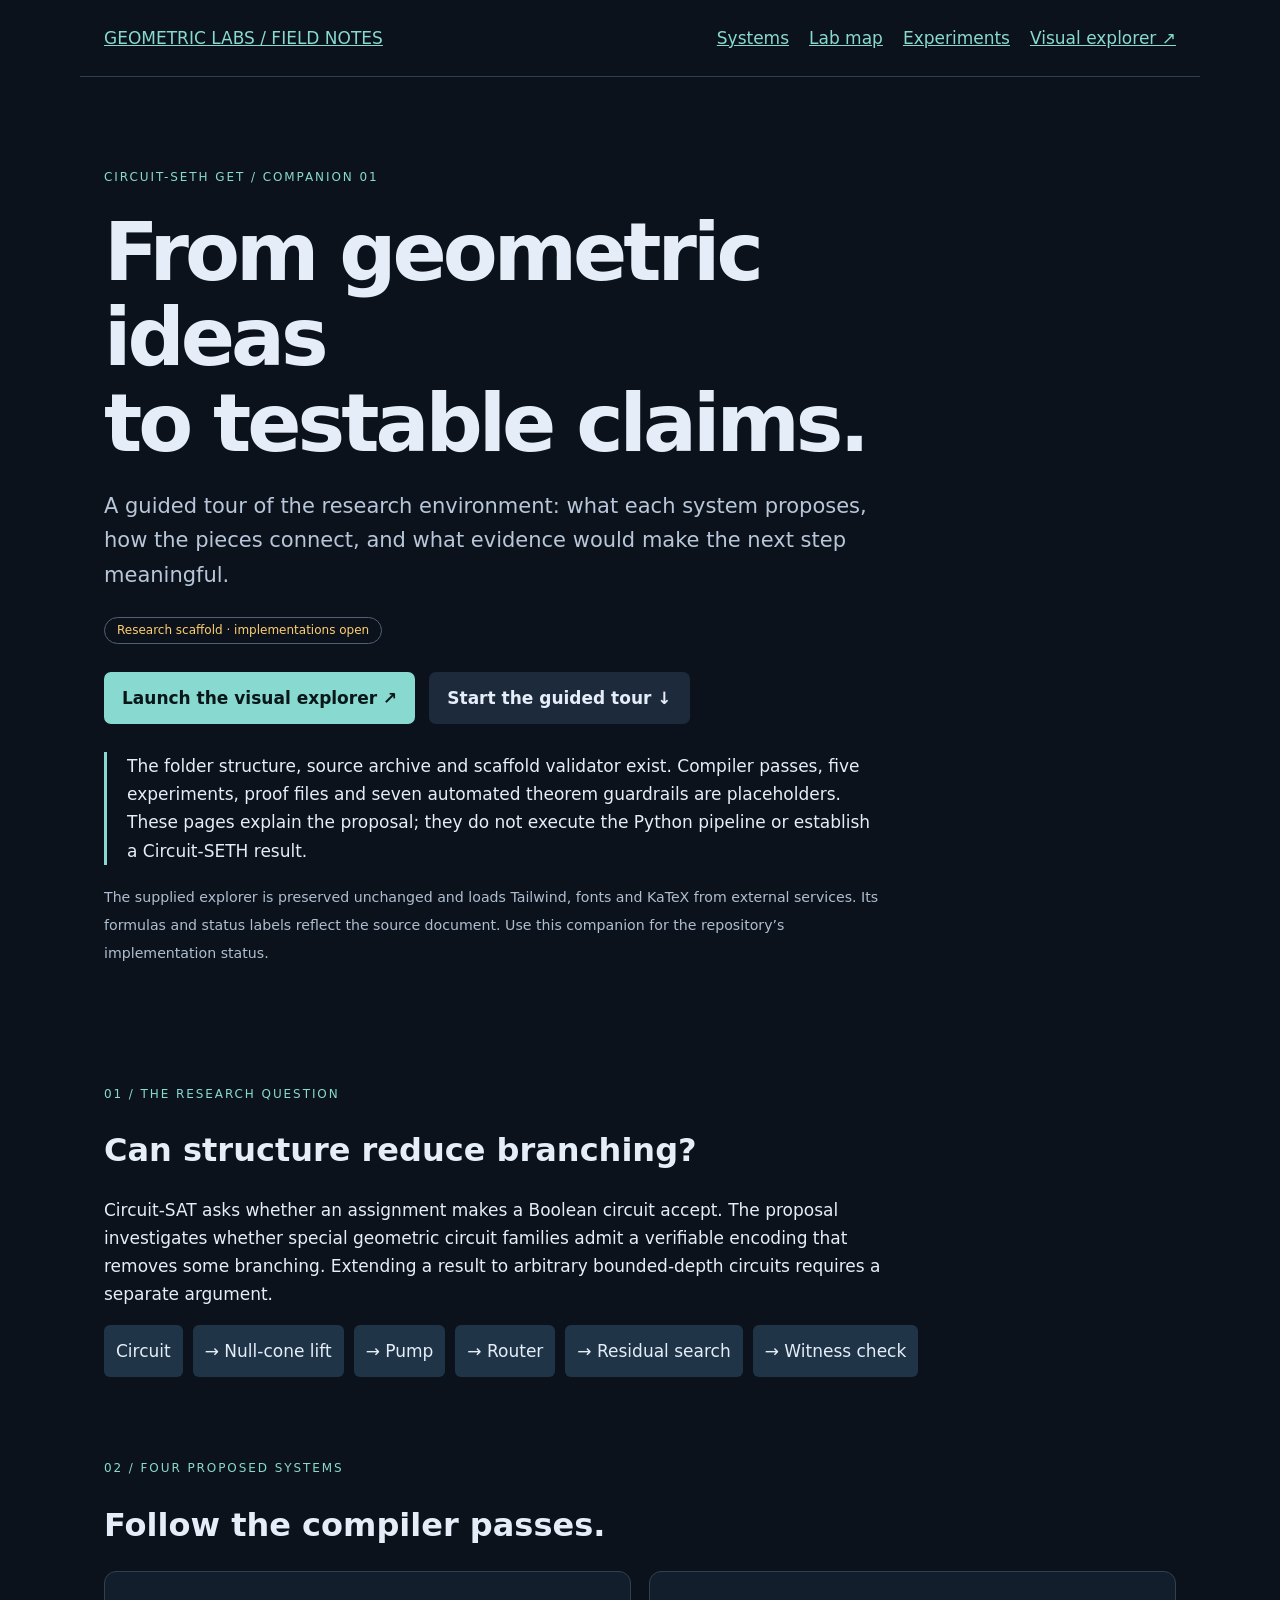
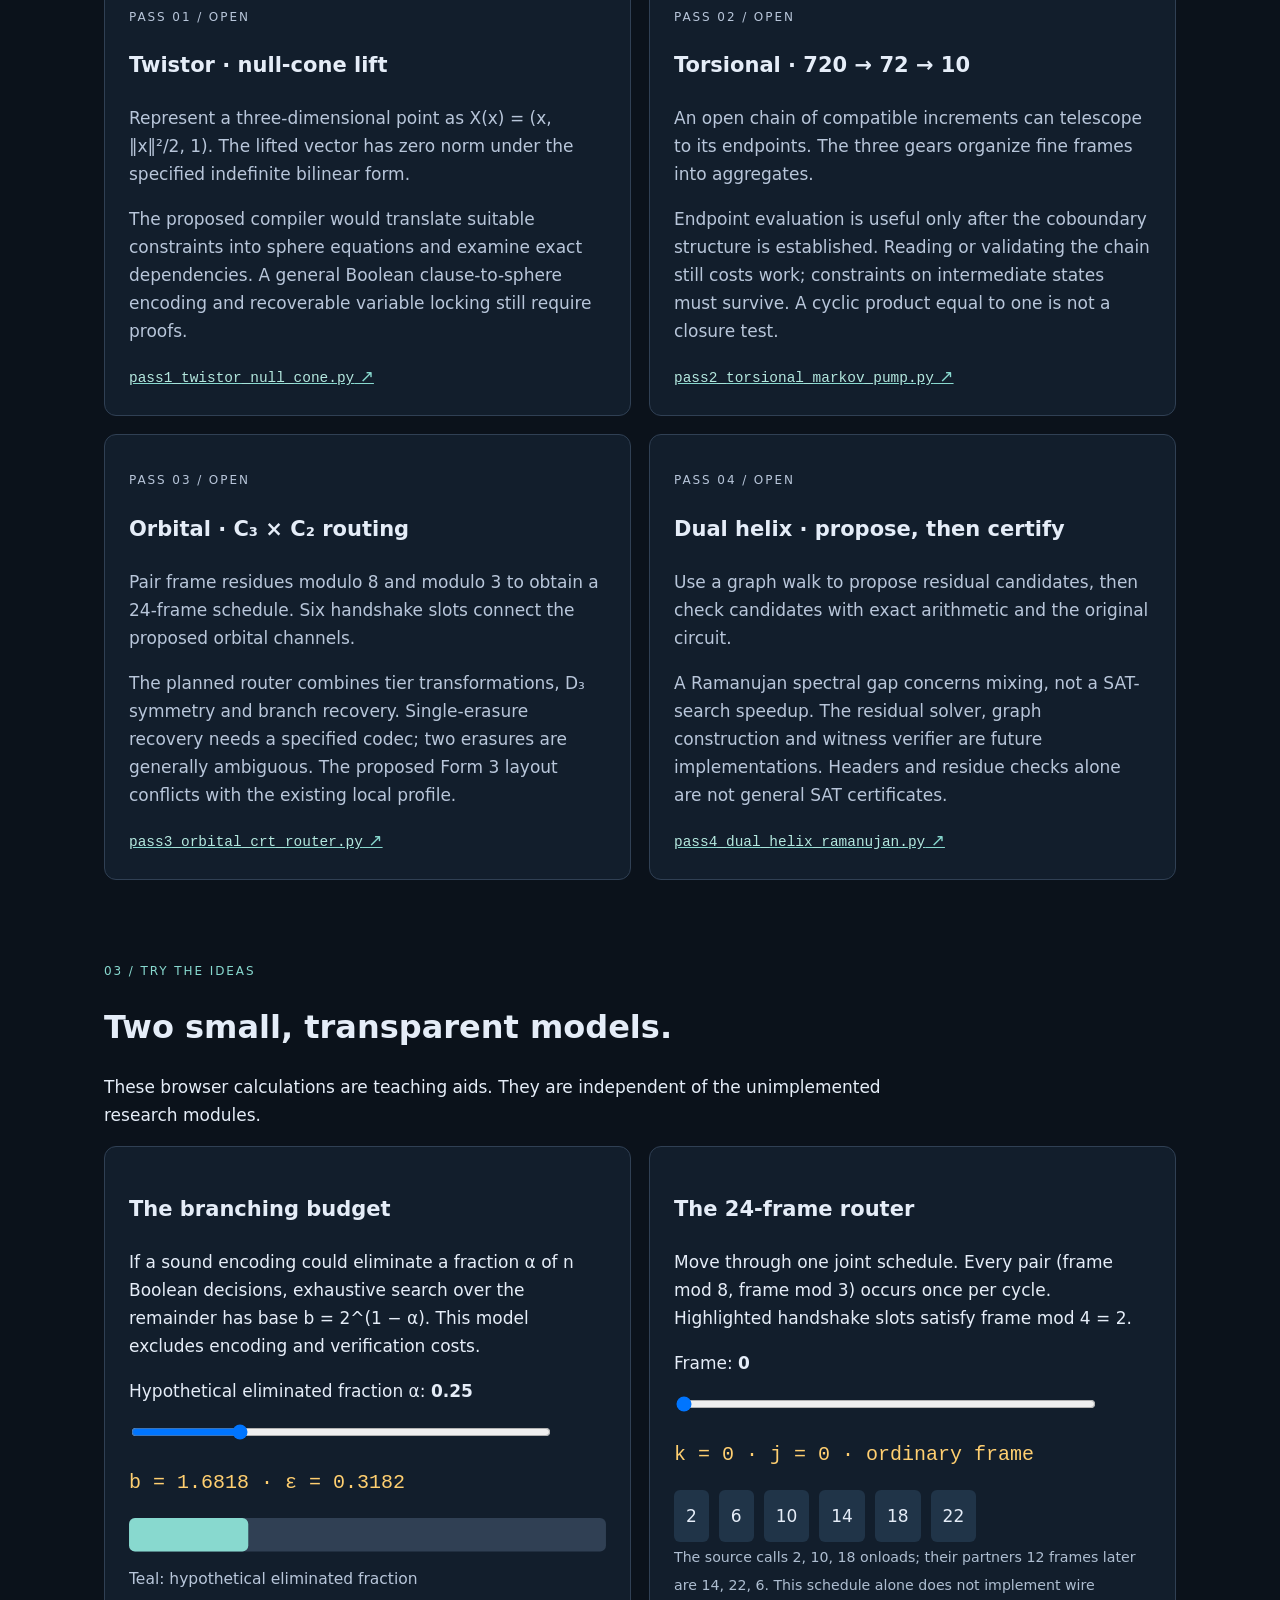
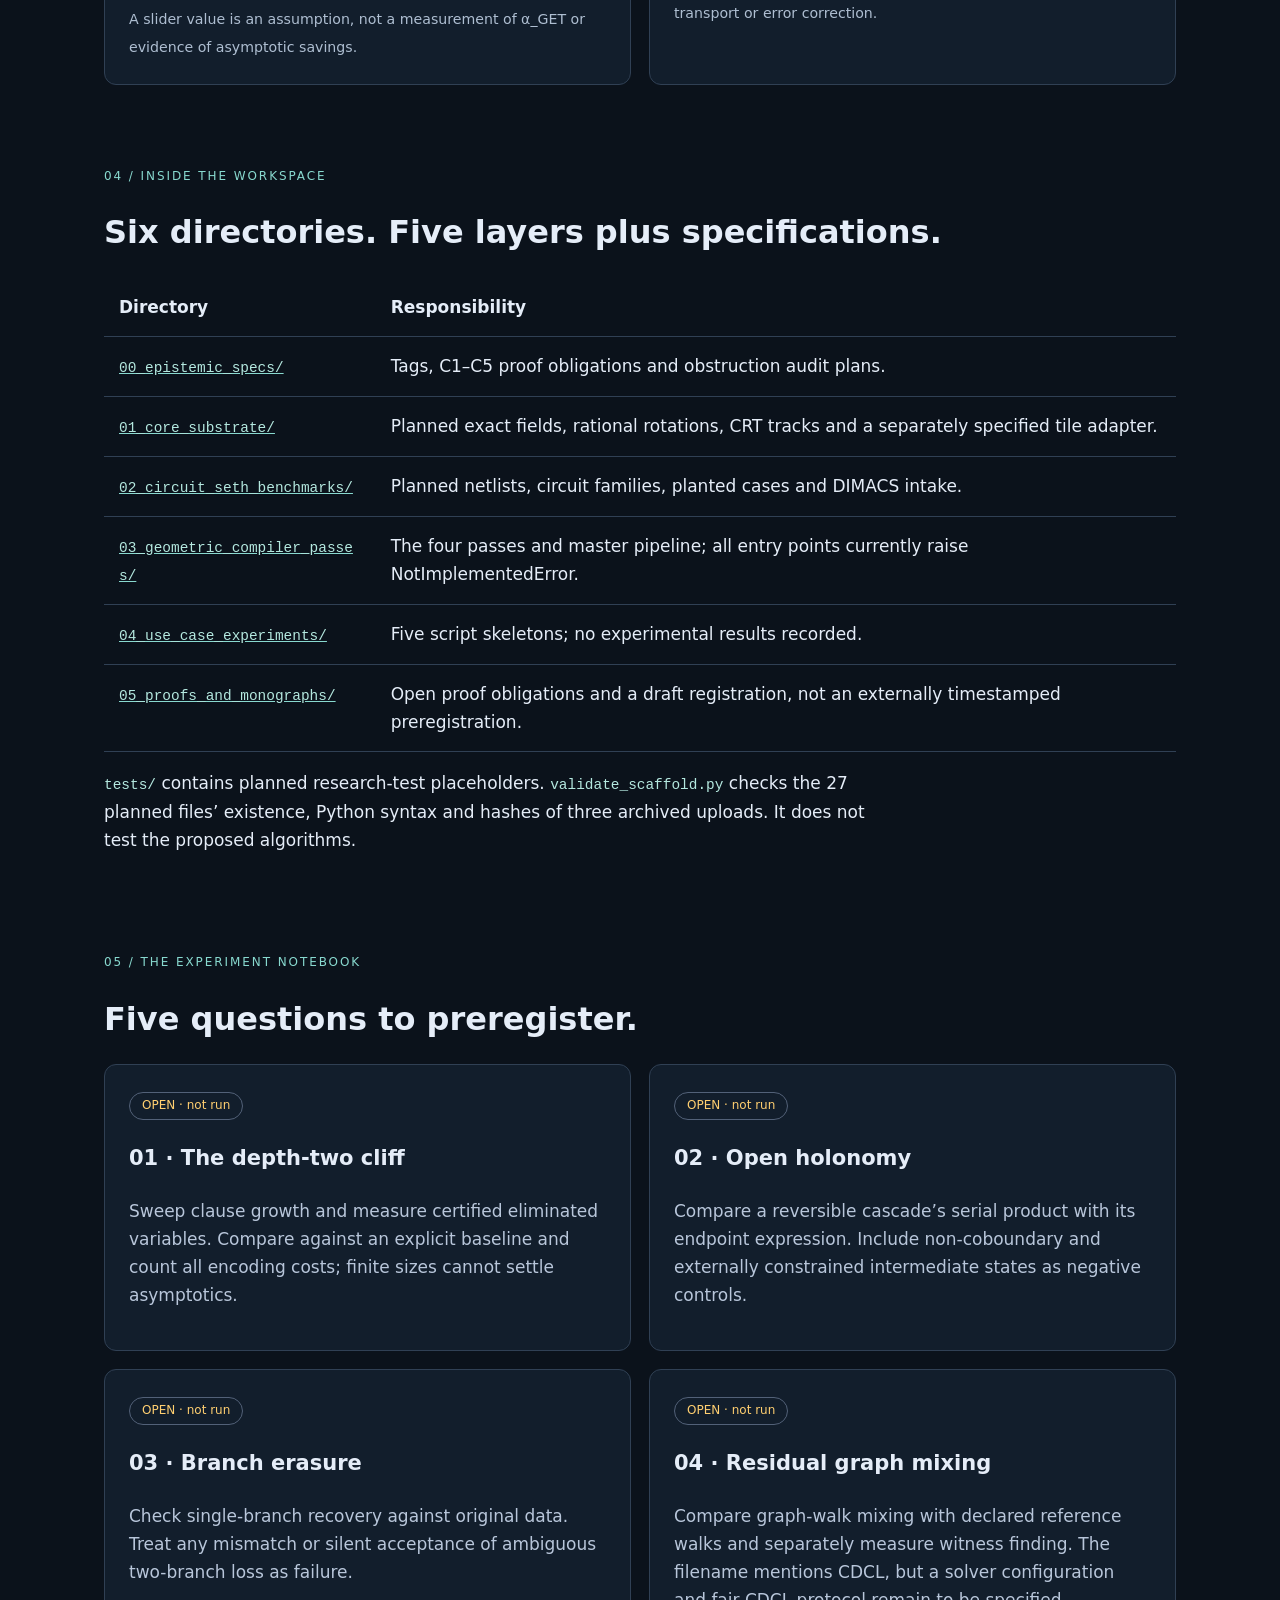
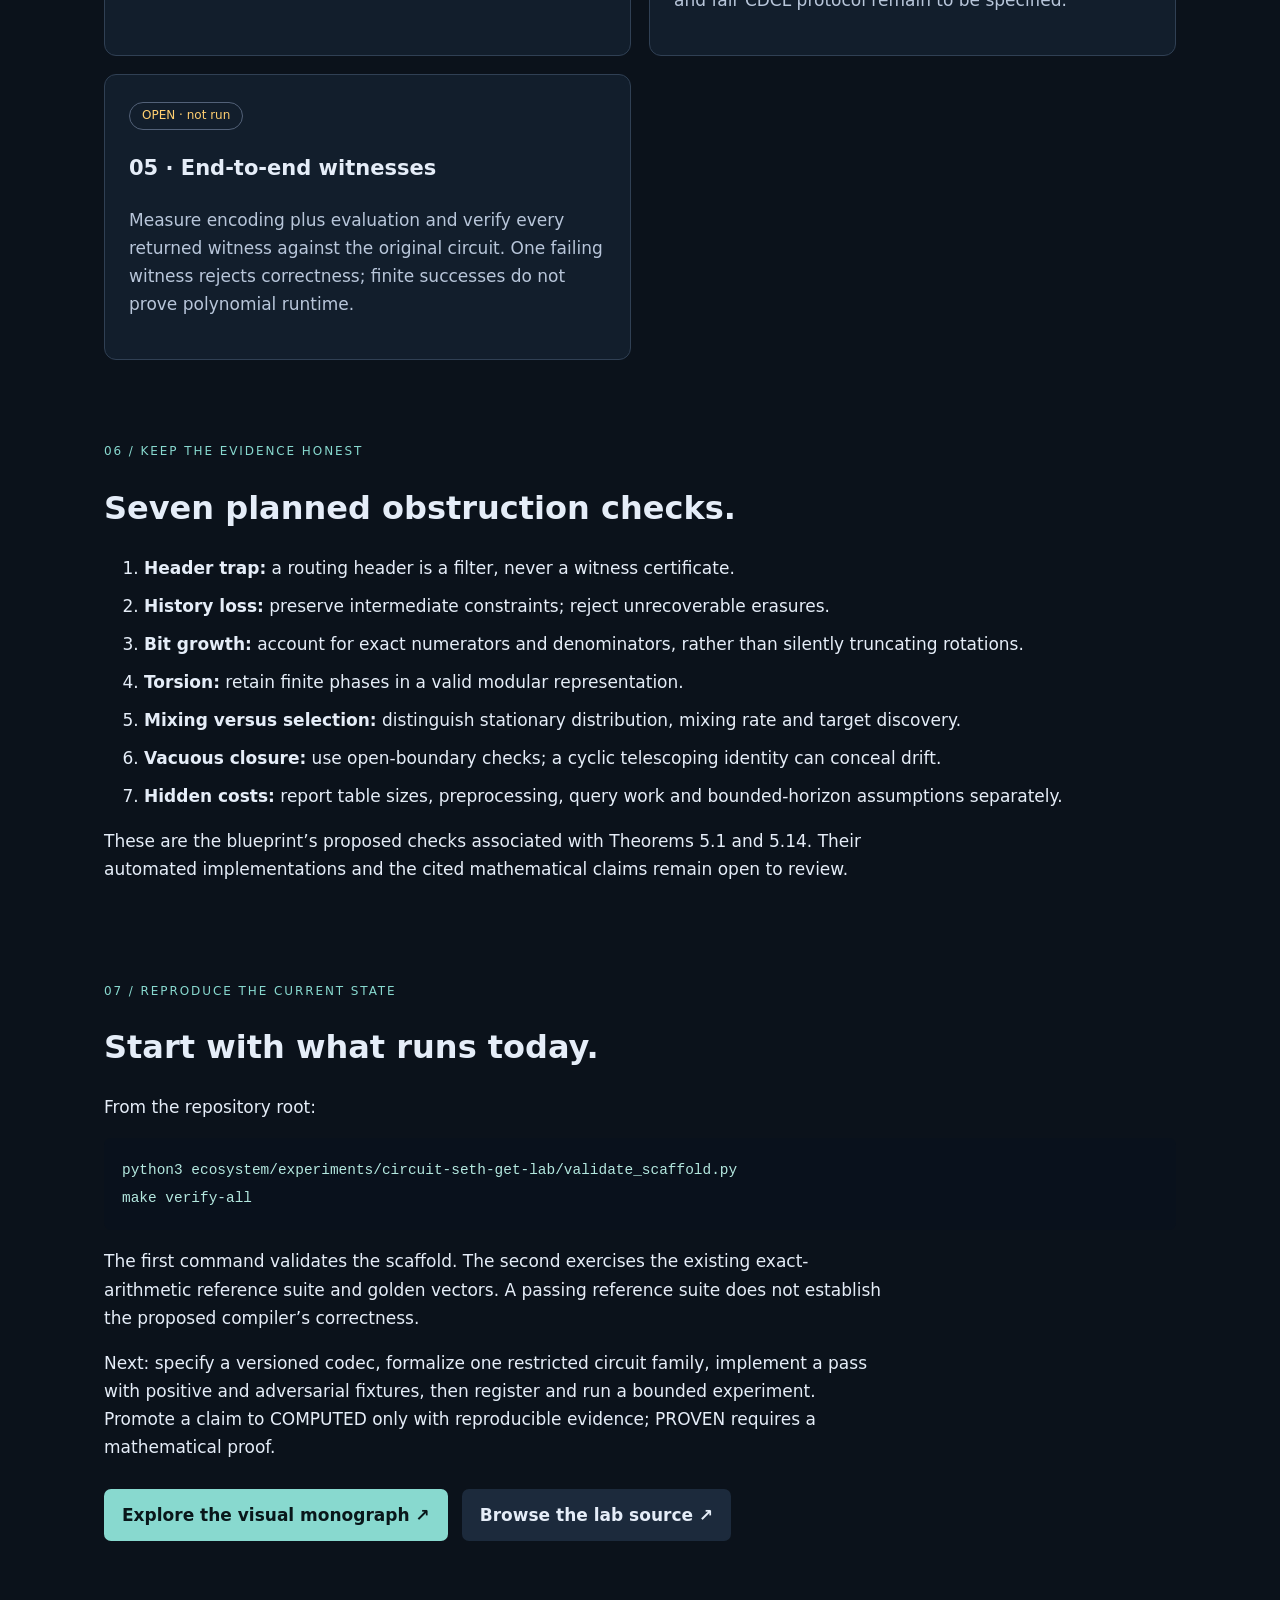
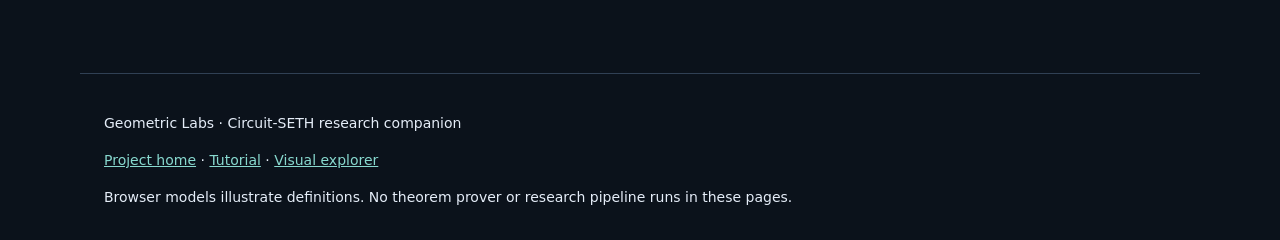
<file: site/circuit-seth/index.html>
<!doctype html>
<html lang="en">
<head>
<meta charset="utf-8">
<meta name="viewport" content="width=device-width,initial-scale=1">
<title>Circuit-SETH Lab · A guided field notebook</title>
<meta name="description" content="A companion guide to the Circuit-SETH GET research scaffold, four geometric systems and five planned experiments.">
<link rel="icon" href="../assets/favicon.svg" type="image/svg+xml">
<link rel="stylesheet" href="tutorial.css">
<script defer src="tutorial.js">
</script>
</head>
<body>
<header>
<a href="../index.html">GEOMETRIC LABS / FIELD NOTES</a>
<nav aria-label="Tutorial navigation">
<a href="#systems">Systems</a>
<a href="#lab">Lab map</a>
<a href="#experiments">Experiments</a>
<a href="explorer.html">Visual explorer ↗</a>
</nav>
</header>
<main>
<section class="hero">
<p class="eyebrow">Circuit-SETH GET / Companion 01</p>
<h1>From geometric ideas<br>to testable claims.</h1>
<p class="lede">A guided tour of the research environment: what each system proposes, how the pieces connect, and what evidence would make the next step meaningful.</p>
<span class="tag">Research scaffold · implementations open</span>
<div class="actions">
<a class="button" href="explorer.html">Launch the visual explorer ↗</a>
<a class="button secondary" href="#systems">Start the guided tour ↓</a>
</div>
<p class="rail">The folder structure, source archive and scaffold validator exist. Compiler passes, five experiments, proof files and seven automated theorem guardrails are placeholders. These pages explain the proposal; they do not execute the Python pipeline or establish a Circuit-SETH result.</p>
<p>
<small>The supplied explorer is preserved unchanged and loads Tailwind, fonts and KaTeX from external services. Its formulas and status labels reflect the source document. Use this companion for the repository’s implementation status.</small>
</p>
</section>
<section>
<p class="eyebrow">01 / The research question</p>
<h2>Can structure reduce branching?</h2>
<p>Circuit-SAT asks whether an assignment makes a Boolean circuit accept. The proposal investigates whether special geometric circuit families admit a verifiable encoding that removes some branching. Extending a result to arbitrary bounded-depth circuits requires a separate argument.</p>
<div class="steps" aria-label="Proposed pipeline">
<span>Circuit</span>
<span>→ Null-cone lift</span>
<span>→ Pump</span>
<span>→ Router</span>
<span>→ Residual search</span>
<span>→ Witness check</span>
</div>
</section>
<section id="systems">
<p class="eyebrow">02 / Four proposed systems</p>
<h2>Follow the compiler passes.</h2>
<div class="grid">
<article class="card">
<p class="eyebrow">PASS 01 / OPEN</p>
<h3>Twistor · null-cone lift</h3>
<p>Represent a three-dimensional point as X(x) = (x, ‖x‖²/2, 1). The lifted vector has zero norm under the specified indefinite bilinear form.</p>
<p>The proposed compiler would translate suitable constraints into sphere equations and examine exact dependencies. A general Boolean clause-to-sphere encoding and recoverable variable locking still require proofs.</p>
<a href="https://github.com/BioChainAI/Geometric-Labs/tree/codex/circuit-seth-get-scaffold/ecosystem/experiments/circuit-seth-get-lab/03_geometric_compiler_passes/pass1_twistor_null_cone.py">
<code>pass1_twistor_null_cone.py</code> ↗</a>
</article>
<article class="card">
<p class="eyebrow">PASS 02 / OPEN</p>
<h3>Torsional · 720 → 72 → 10</h3>
<p>An open chain of compatible increments can telescope to its endpoints. The three gears organize fine frames into aggregates.</p>
<p>Endpoint evaluation is useful only after the coboundary structure is established. Reading or validating the chain still costs work; constraints on intermediate states must survive. A cyclic product equal to one is not a closure test.</p>
<a href="https://github.com/BioChainAI/Geometric-Labs/tree/codex/circuit-seth-get-scaffold/ecosystem/experiments/circuit-seth-get-lab/03_geometric_compiler_passes/pass2_torsional_markov_pump.py">
<code>pass2_torsional_markov_pump.py</code> ↗</a>
</article>
<article class="card">
<p class="eyebrow">PASS 03 / OPEN</p>
<h3>Orbital · C₃ × C₂ routing</h3>
<p>Pair frame residues modulo 8 and modulo 3 to obtain a 24-frame schedule. Six handshake slots connect the proposed orbital channels.</p>
<p>The planned router combines tier transformations, D₃ symmetry and branch recovery. Single-erasure recovery needs a specified codec; two erasures are generally ambiguous. The proposed Form 3 layout conflicts with the existing local profile.</p>
<a href="https://github.com/BioChainAI/Geometric-Labs/tree/codex/circuit-seth-get-scaffold/ecosystem/experiments/circuit-seth-get-lab/03_geometric_compiler_passes/pass3_orbital_crt_router.py">
<code>pass3_orbital_crt_router.py</code> ↗</a>
</article>
<article class="card">
<p class="eyebrow">PASS 04 / OPEN</p>
<h3>Dual helix · propose, then certify</h3>
<p>Use a graph walk to propose residual candidates, then check candidates with exact arithmetic and the original circuit.</p>
<p>A Ramanujan spectral gap concerns mixing, not a SAT-search speedup. The residual solver, graph construction and witness verifier are future implementations. Headers and residue checks alone are not general SAT certificates.</p>
<a href="https://github.com/BioChainAI/Geometric-Labs/tree/codex/circuit-seth-get-scaffold/ecosystem/experiments/circuit-seth-get-lab/03_geometric_compiler_passes/pass4_dual_helix_ramanujan.py">
<code>pass4_dual_helix_ramanujan.py</code> ↗</a>
</article>
</div>
</section>
<section id="playground">
<p class="eyebrow">03 / Try the ideas</p>
<h2>Two small, transparent models.</h2>
<p>These browser calculations are teaching aids. They are independent of the unimplemented research modules.</p>
<div class="grid">
<article class="demo">
<h3>The branching budget</h3>
<p>If a sound encoding could eliminate a fraction α of n Boolean decisions, exhaustive search over the remainder has base b = 2^(1 − α). This model excludes encoding and verification costs.</p>
<label for="alpha">Hypothetical eliminated fraction α: <strong id="alpha-value">0.25</strong>
</label>
<input id="alpha" type="range" min="0" max="1" step="0.01" value="0.25">
<output id="budget" aria-live="polite">
</output>
<svg viewBox="0 0 400 65" role="img" aria-label="Illustration of eliminated and remaining decisions">
<rect width="400" height="28" fill="#304054" rx="5"/>
<rect id="locked" width="100" height="28" fill="#88d9cf" rx="5"/>
<text x="0" y="55" fill="#b8c6da" font-size="13">Teal: hypothetical eliminated fraction</text>
</svg>
<small>A slider value is an assumption, not a measurement of α_GET or evidence of asymptotic savings.</small>
</article>
<article class="demo">
<h3>The 24-frame router</h3>
<p>Move through one joint schedule. Every pair (frame mod 8, frame mod 3) occurs once per cycle. Highlighted handshake slots satisfy frame mod 4 = 2.</p>
<label for="frame">Frame: <strong id="frame-value">0</strong>
</label>
<input id="frame" type="range" min="0" max="23" step="1" value="0">
<output id="route" aria-live="polite">
</output>
<div class="steps" id="slots" aria-label="Six handshake frames">
</div>
<small>The source calls 2, 10, 18 onloads; their partners 12 frames later are 14, 22, 6. This schedule alone does not implement wire transport or error correction.</small>
</article>
</div>
</section>
<section id="lab">
<p class="eyebrow">04 / Inside the workspace</p>
<h2>Six directories. Five layers plus specifications.</h2>
<div class="table-wrap">
<table>
<thead>
<tr>
<th>Directory</th>
<th>Responsibility</th>
</tr>
</thead>
<tbody>
<tr>
<td>
<a href="https://github.com/BioChainAI/Geometric-Labs/tree/codex/circuit-seth-get-scaffold/ecosystem/experiments/circuit-seth-get-lab/00_epistemic_specs">
<code>00_epistemic_specs/</code>
</a>
</td>
<td>Tags, C1–C5 proof obligations and obstruction audit plans.</td>
</tr>
<tr>
<td>
<a href="https://github.com/BioChainAI/Geometric-Labs/tree/codex/circuit-seth-get-scaffold/ecosystem/experiments/circuit-seth-get-lab/01_core_substrate">
<code>01_core_substrate/</code>
</a>
</td>
<td>Planned exact fields, rational rotations, CRT tracks and a separately specified tile adapter.</td>
</tr>
<tr>
<td>
<a href="https://github.com/BioChainAI/Geometric-Labs/tree/codex/circuit-seth-get-scaffold/ecosystem/experiments/circuit-seth-get-lab/02_circuit_seth_benchmarks">
<code>02_circuit_seth_benchmarks/</code>
</a>
</td>
<td>Planned netlists, circuit families, planted cases and DIMACS intake.</td>
</tr>
<tr>
<td>
<a href="https://github.com/BioChainAI/Geometric-Labs/tree/codex/circuit-seth-get-scaffold/ecosystem/experiments/circuit-seth-get-lab/03_geometric_compiler_passes">
<code>03_geometric_compiler_passes/</code>
</a>
</td>
<td>The four passes and master pipeline; all entry points currently raise NotImplementedError.</td>
</tr>
<tr>
<td>
<a href="https://github.com/BioChainAI/Geometric-Labs/tree/codex/circuit-seth-get-scaffold/ecosystem/experiments/circuit-seth-get-lab/04_use_case_experiments">
<code>04_use_case_experiments/</code>
</a>
</td>
<td>Five script skeletons; no experimental results recorded.</td>
</tr>
<tr>
<td>
<a href="https://github.com/BioChainAI/Geometric-Labs/tree/codex/circuit-seth-get-scaffold/ecosystem/experiments/circuit-seth-get-lab/05_proofs_and_monographs">
<code>05_proofs_and_monographs/</code>
</a>
</td>
<td>Open proof obligations and a draft registration, not an externally timestamped preregistration.</td>
</tr>
</tbody>
</table>
</div>
<p>
<code>tests/</code> contains planned research-test placeholders. <code>validate_scaffold.py</code> checks the 27 planned files’ existence, Python syntax and hashes of three archived uploads. It does not test the proposed algorithms.</p>
</section>
<section id="experiments">
<p class="eyebrow">05 / The experiment notebook</p>
<h2>Five questions to preregister.</h2>
<div class="grid">
<article class="card">
<span class="tag">OPEN · not run</span>
<h3>01 · The depth-two cliff</h3>
<p>Sweep clause growth and measure certified eliminated variables. Compare against an explicit baseline and count all encoding costs; finite sizes cannot settle asymptotics.</p>
</article>
<article class="card">
<span class="tag">OPEN · not run</span>
<h3>02 · Open holonomy</h3>
<p>Compare a reversible cascade’s serial product with its endpoint expression. Include non-coboundary and externally constrained intermediate states as negative controls.</p>
</article>
<article class="card">
<span class="tag">OPEN · not run</span>
<h3>03 · Branch erasure</h3>
<p>Check single-branch recovery against original data. Treat any mismatch or silent acceptance of ambiguous two-branch loss as failure.</p>
</article>
<article class="card">
<span class="tag">OPEN · not run</span>
<h3>04 · Residual graph mixing</h3>
<p>Compare graph-walk mixing with declared reference walks and separately measure witness finding. The filename mentions CDCL, but a solver configuration and fair CDCL protocol remain to be specified.</p>
</article>
<article class="card">
<span class="tag">OPEN · not run</span>
<h3>05 · End-to-end witnesses</h3>
<p>Measure encoding plus evaluation and verify every returned witness against the original circuit. One failing witness rejects correctness; finite successes do not prove polynomial runtime.</p>
</article>
</div>
</section>
<section id="guardrails">
<p class="eyebrow">06 / Keep the evidence honest</p>
<h2>Seven planned obstruction checks.</h2>
<ol>
<li>
<strong>Header trap:</strong> a routing header is a filter, never a witness certificate.</li>
<li>
<strong>History loss:</strong> preserve intermediate constraints; reject unrecoverable erasures.</li>
<li>
<strong>Bit growth:</strong> account for exact numerators and denominators, rather than silently truncating rotations.</li>
<li>
<strong>Torsion:</strong> retain finite phases in a valid modular representation.</li>
<li>
<strong>Mixing versus selection:</strong> distinguish stationary distribution, mixing rate and target discovery.</li>
<li>
<strong>Vacuous closure:</strong> use open-boundary checks; a cyclic telescoping identity can conceal drift.</li>
<li>
<strong>Hidden costs:</strong> report table sizes, preprocessing, query work and bounded-horizon assumptions separately.</li>
</ol>
<p>These are the blueprint’s proposed checks associated with Theorems 5.1 and 5.14. Their automated implementations and the cited mathematical claims remain open to review.</p>
</section>
<section>
<p class="eyebrow">07 / Reproduce the current state</p>
<h2>Start with what runs today.</h2>
<p>From the repository root:</p>
<pre>
<code>python3 ecosystem/experiments/circuit-seth-get-lab/validate_scaffold.py
make verify-all</code>
</pre>
<p>The first command validates the scaffold. The second exercises the existing exact-arithmetic reference suite and golden vectors. A passing reference suite does not establish the proposed compiler’s correctness.</p>
<p>Next: specify a versioned codec, formalize one restricted circuit family, implement a pass with positive and adversarial fixtures, then register and run a bounded experiment. Promote a claim to COMPUTED only with reproducible evidence; PROVEN requires a mathematical proof.</p>
<div class="actions">
<a class="button" href="explorer.html">Explore the visual monograph ↗</a>
<a class="button secondary" href="https://github.com/BioChainAI/Geometric-Labs/tree/codex/circuit-seth-get-scaffold/ecosystem/experiments/circuit-seth-get-lab">Browse the lab source ↗</a>
</div>
</section>
</main>
<footer>
<p>Geometric Labs · Circuit-SETH research companion</p>
<p>
<a href="../index.html">Project home</a> · <a href="index.html">Tutorial</a> · <a href="explorer.html">Visual explorer</a>
</p>
<p>Browser models illustrate definitions. No theorem prover or research pipeline runs in these pages.</p>
</footer>
</body>
</html>
</file>
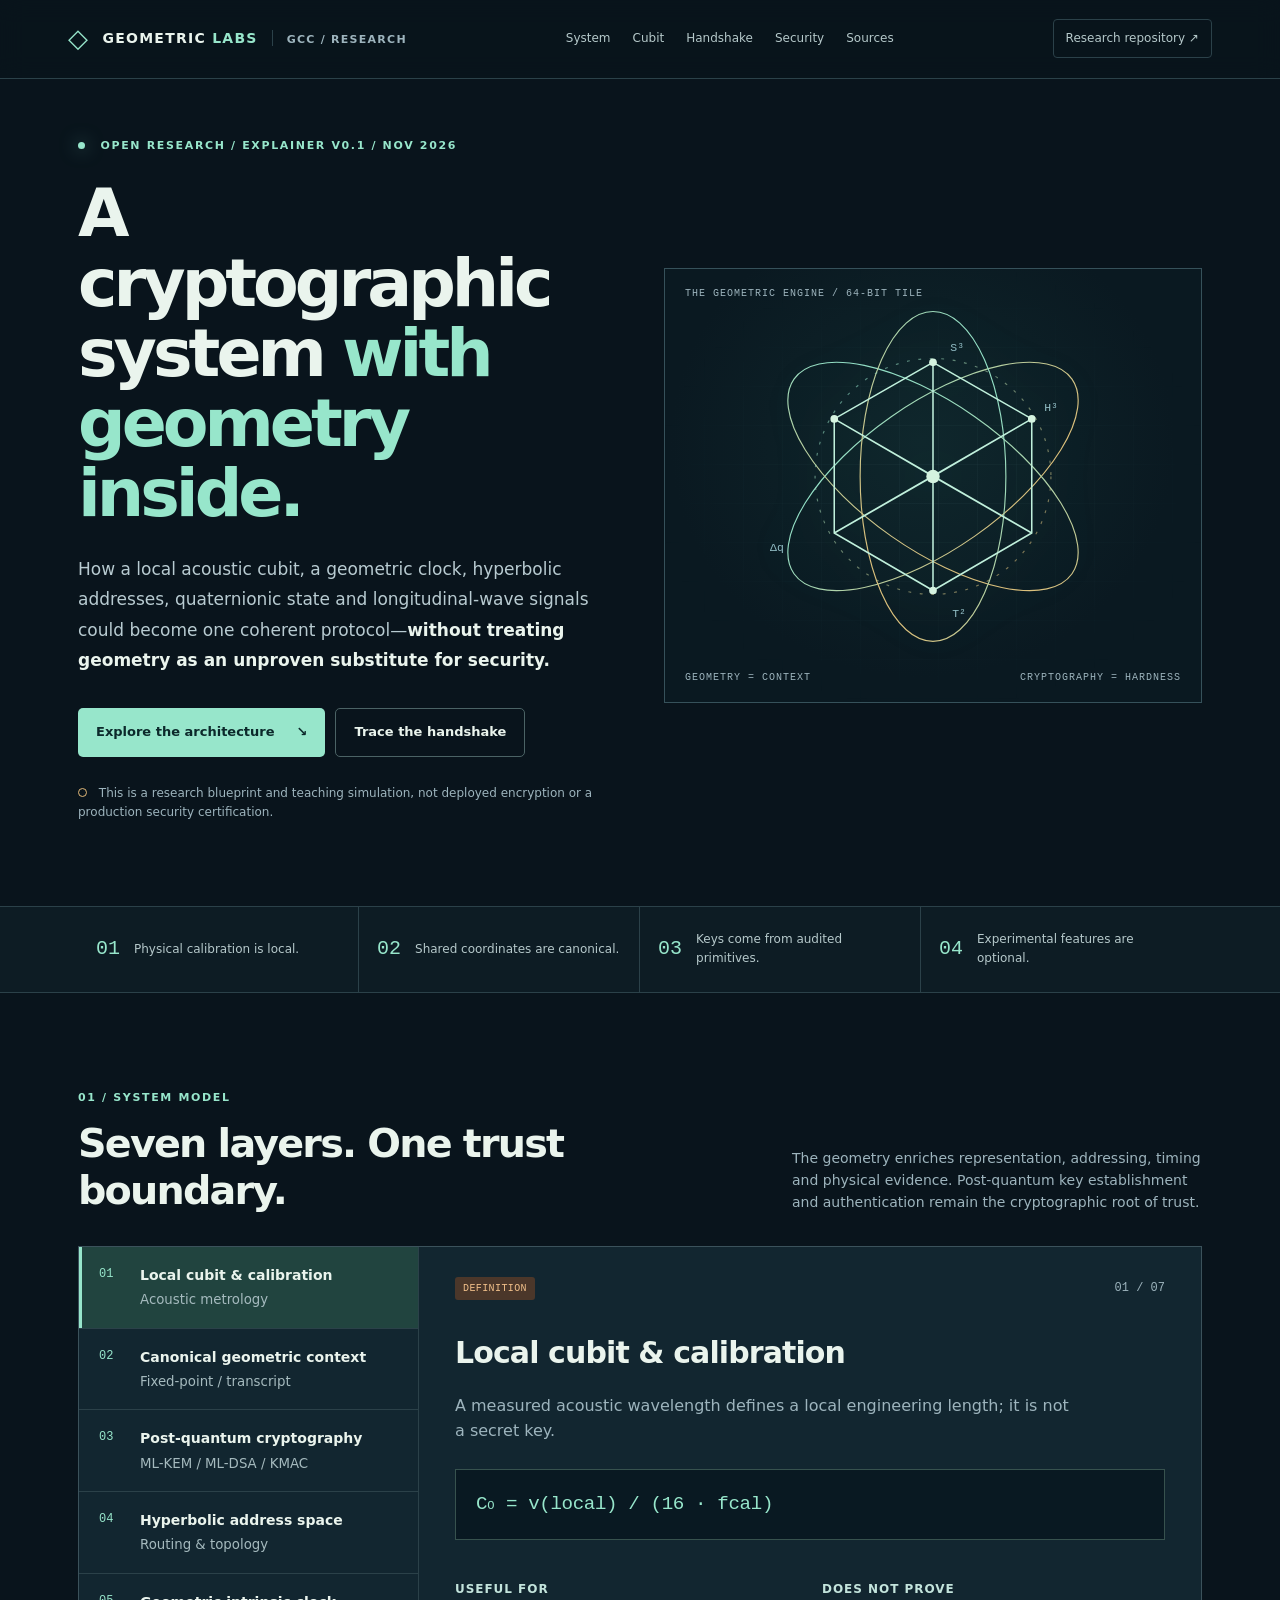
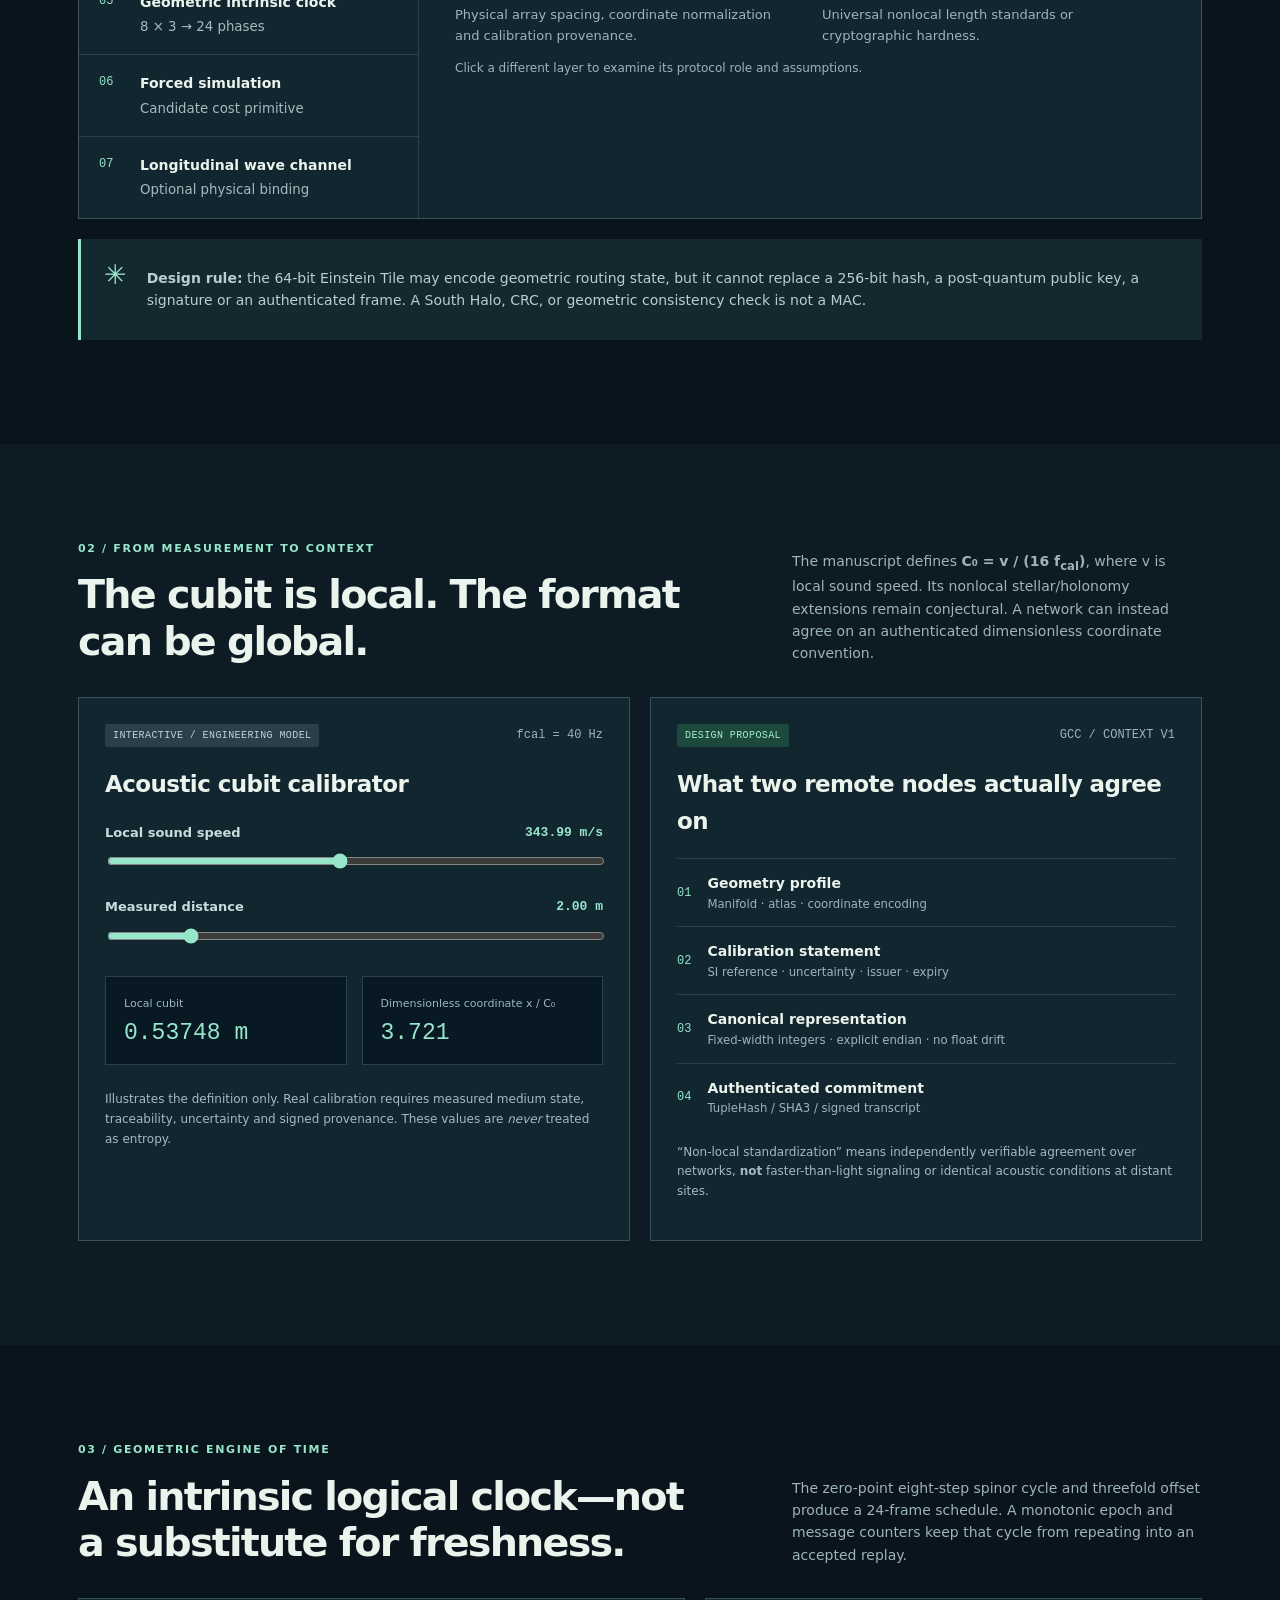
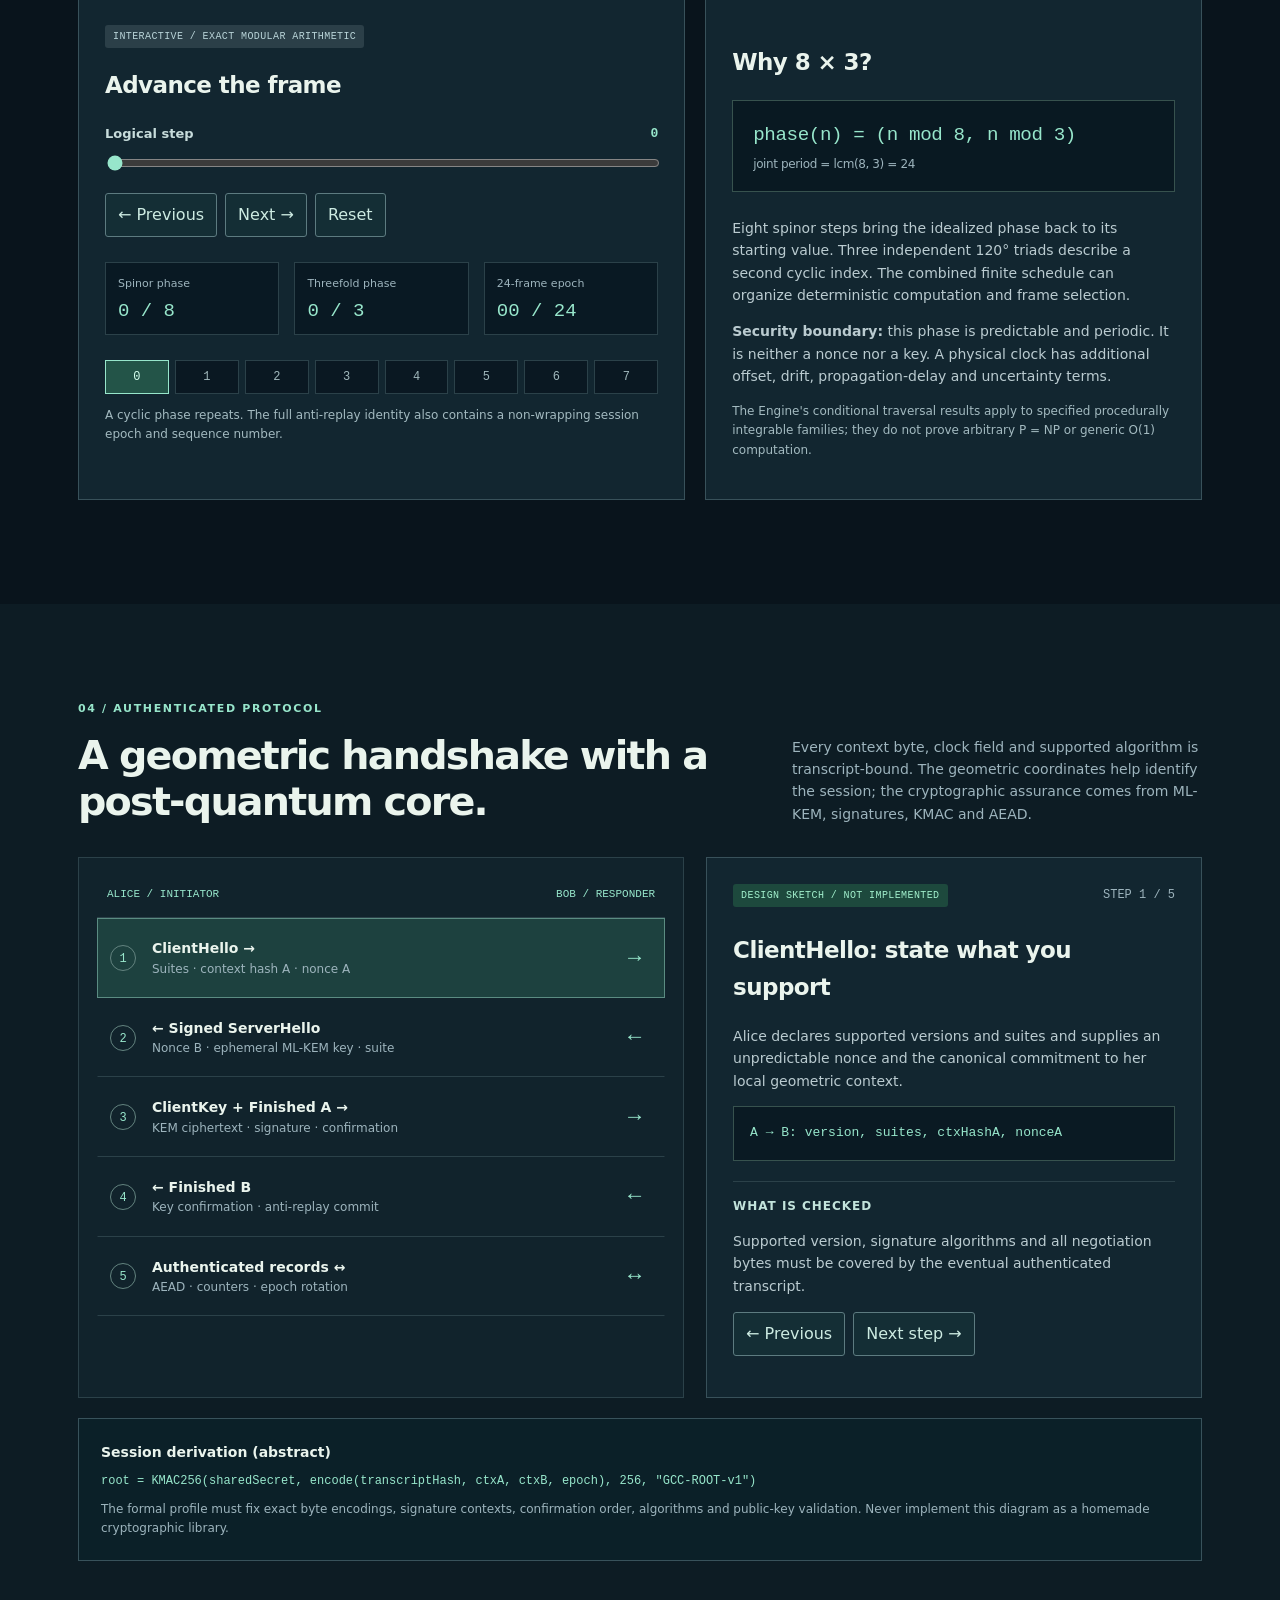
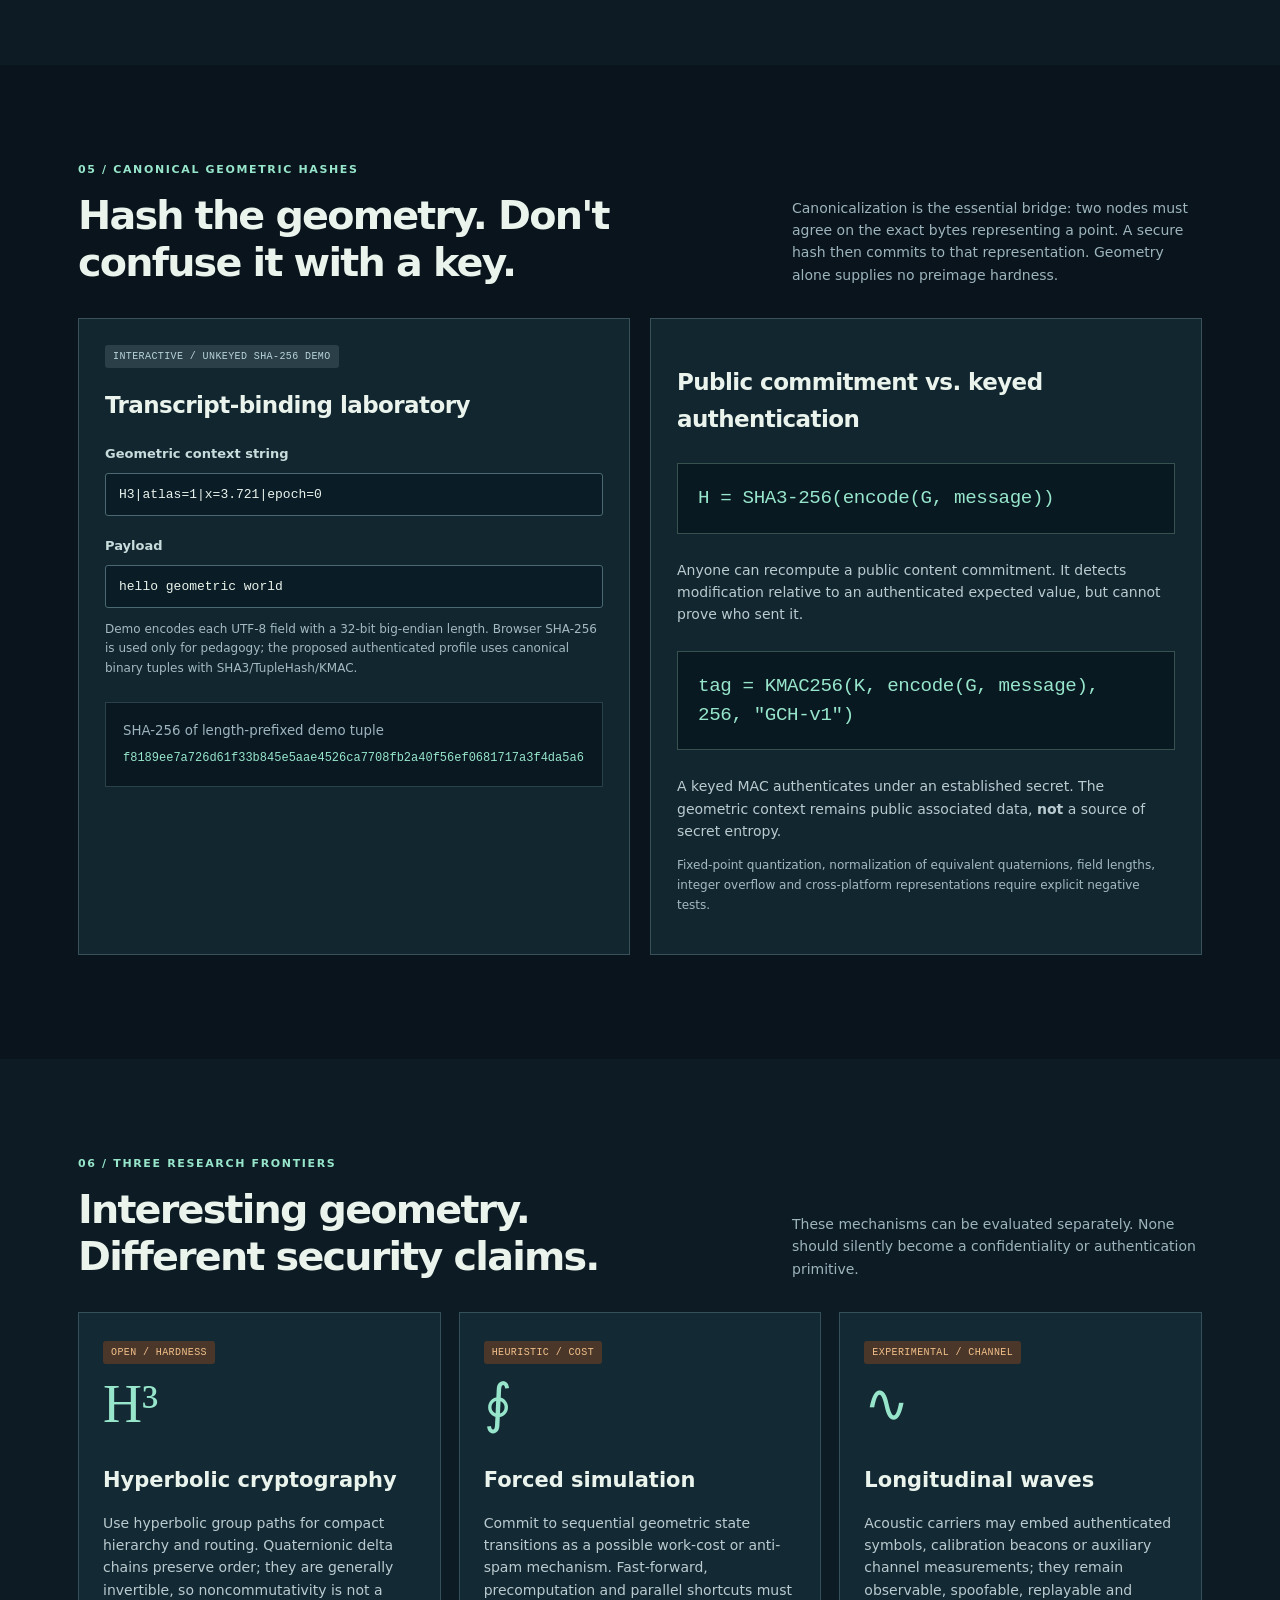
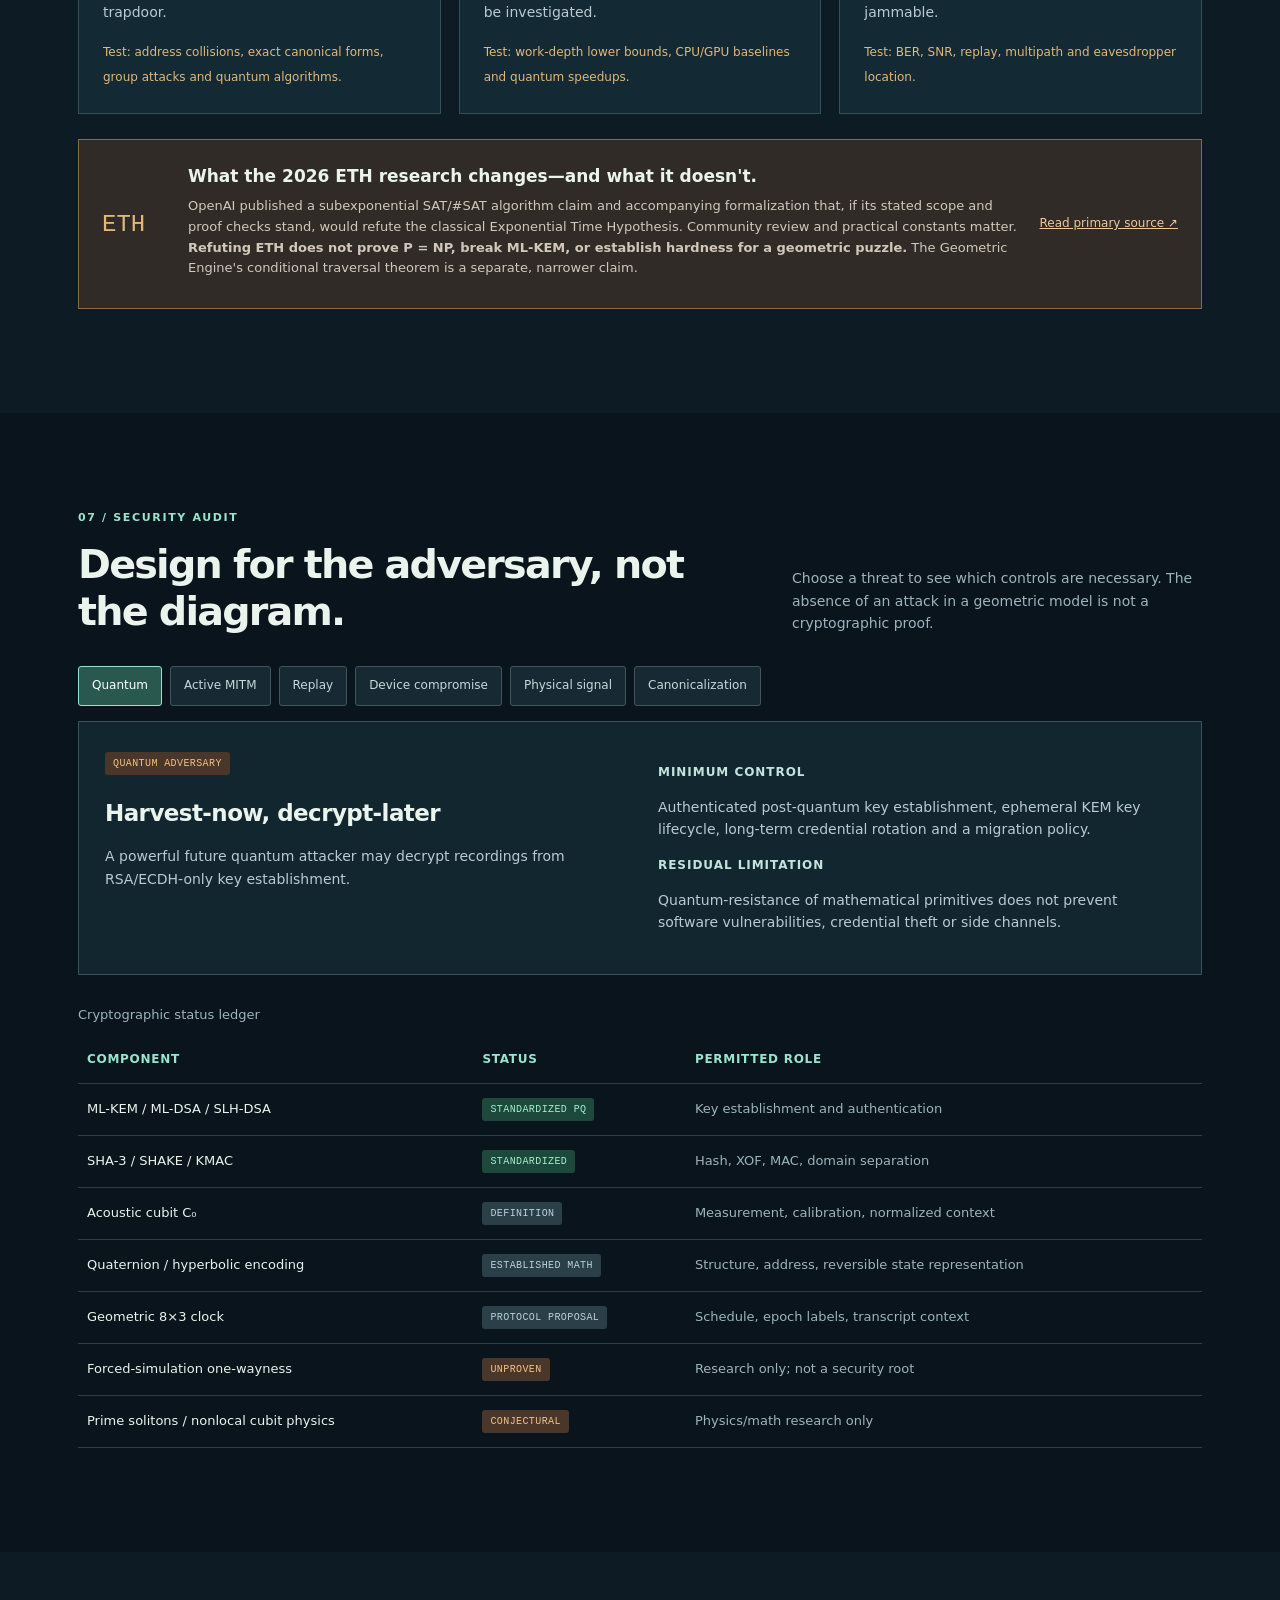
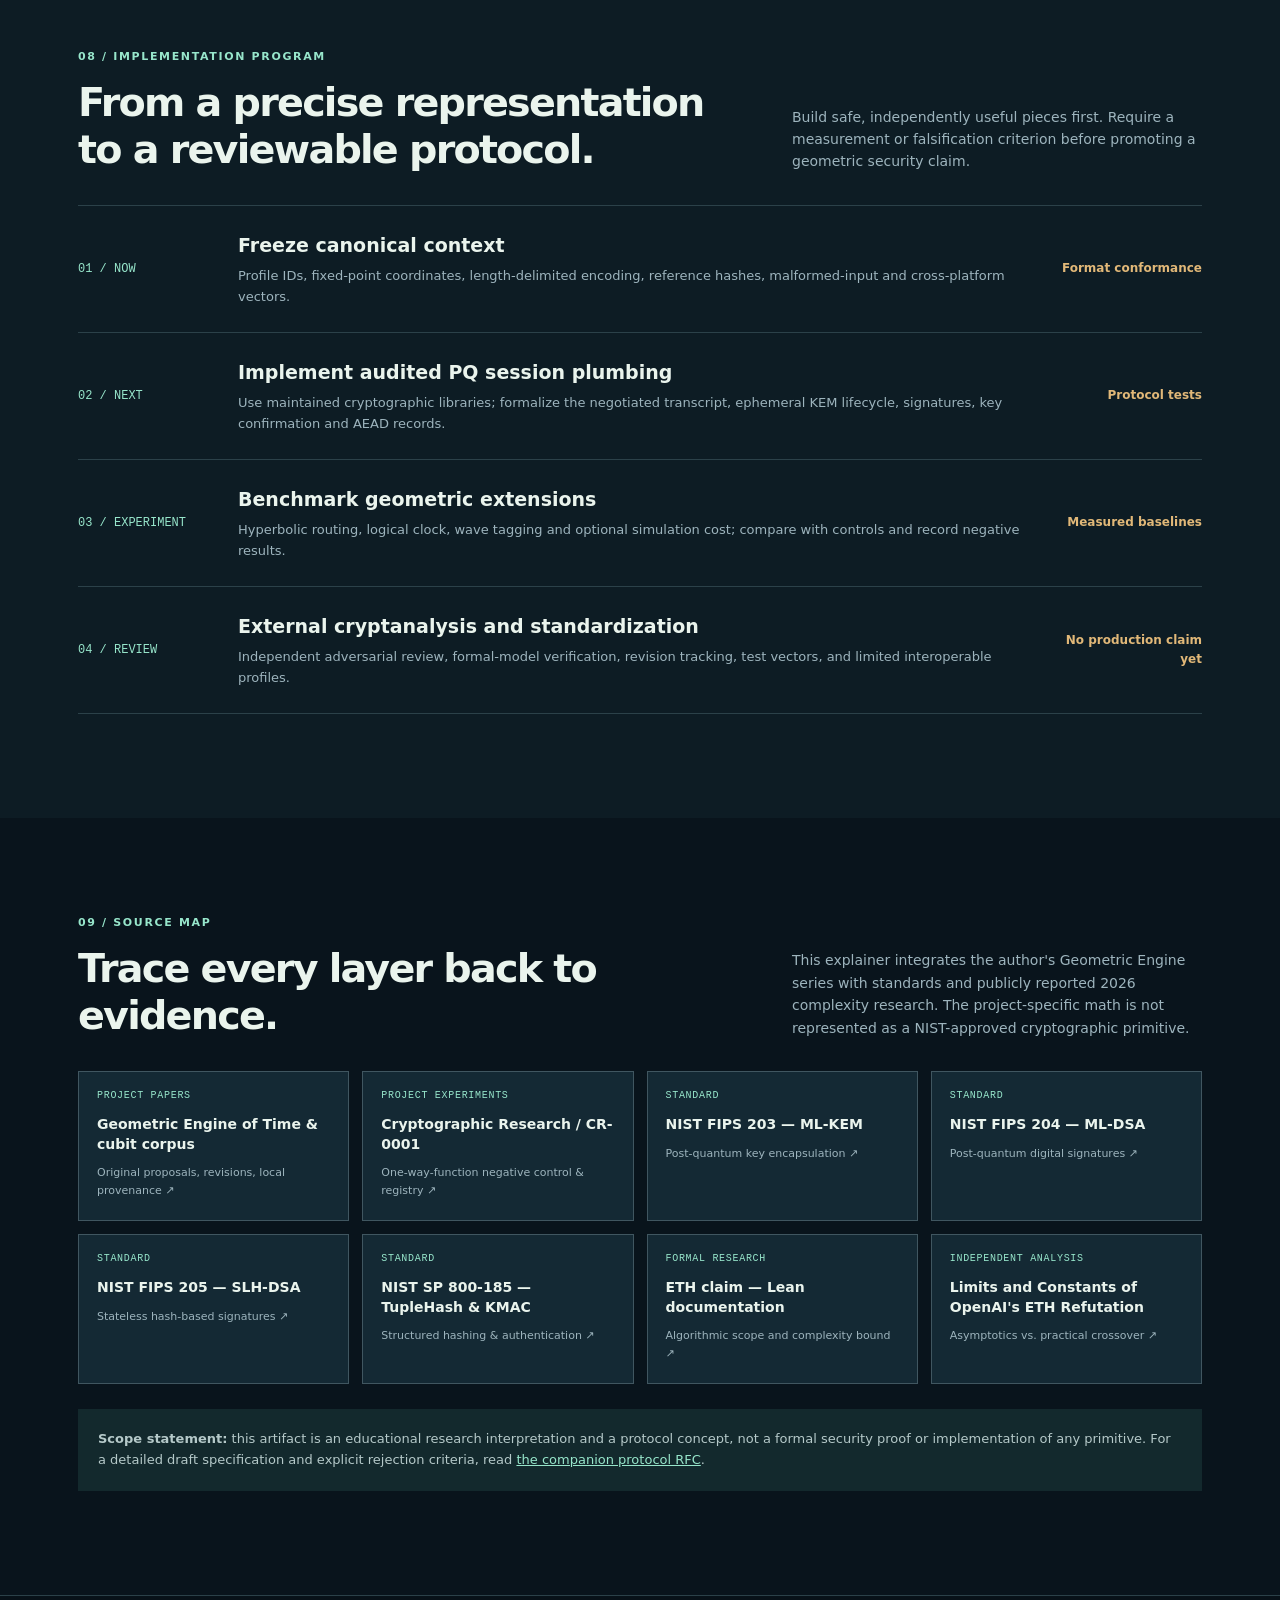
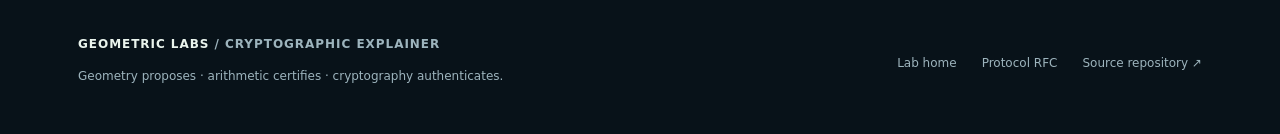
<file: site/geocubit-crypto/index.html>
<!doctype html>
<html lang="en">
<head>
<meta charset="utf-8">
<meta http-equiv="Content-Security-Policy" content="default-src 'none'; script-src 'self'; style-src 'self'; img-src 'self' data:; connect-src 'none'; object-src 'none'; base-uri 'none'; form-action 'none'">
<meta name="viewport" content="width=device-width,initial-scale=1">
<meta name="theme-color" content="#09141c">
<meta name="description" content="An interactive, source-aware explainer of Geometric Cubit, the Geometric Engine of Time, post-quantum cryptography, geometric hashing, intrinsic clocks, handshakes and longitudinal-wave embedding.">
<title>Geometric Cubit Cryptography · Geometric Labs</title>
<link rel="stylesheet" href="explainer.css">
<script src="explainer.js" defer></script>
</head>
<body>
<a class="skip" href="#main">Skip to the explainer</a>
<header class="topbar">
  <div class="topbar-inner">
    <a class="brand" href="../index.html"><span class="brand-mark" aria-hidden="true">◇</span> GEOMETRIC <strong>LABS</strong><span class="brand-divider"></span><span class="brand-sub">GCC / RESEARCH</span></a>
    <nav aria-label="Primary navigation">
      <a href="#model">System</a><a href="#cubit">Cubit</a><a href="#handshake">Handshake</a><a href="#security">Security</a><a href="#sources">Sources</a>
    </nav>
    <a class="nav-source" href="https://github.com/BioChainAI/Geometric-Labs/tree/main/Cryptographic_Research">Research repository ↗</a>
  </div>
</header>
<main id="main">
<section class="hero layout" aria-labelledby="hero-title">
  <div class="hero-copy">
    <div class="eyebrow"><span class="signal-dot"></span> OPEN RESEARCH / EXPLAINER V0.1 / NOV 2026</div>
    <h1 id="hero-title">A cryptographic system <em>with geometry inside.</em></h1>
    <p class="hero-lead">How a local acoustic cubit, a geometric clock, hyperbolic addresses, quaternionic state and longitudinal-wave signals could become one coherent protocol—<strong>without treating geometry as an unproven substitute for security.</strong></p>
    <div class="hero-actions"><a class="btn primary" href="#model">Explore the architecture <span aria-hidden="true">↘</span></a><a class="btn secondary" href="#handshake">Trace the handshake</a></div>
    <p class="hero-note"><span class="tiny-ring" aria-hidden="true"></span> This is a research blueprint and teaching simulation, not deployed encryption or a production security certification.</p>
  </div>
  <div class="hero-visual" aria-label="Stylized layered cube, spinor orbit and network grid. A conceptual diagram, not experimental data." role="img">
    <div class="visual-grid"></div><div class="visual-heading">THE GEOMETRIC ENGINE / 64-BIT TILE</div>
    <svg viewBox="0 0 470 420" class="hero-svg" aria-hidden="true">
      <defs><linearGradient id="orbitGradient" x1="0%" y1="0%" x2="100%" y2="100%"><stop stop-color="#83e5d5"/><stop offset="1" stop-color="#eab96c"/></linearGradient></defs>
      <g class="orbit-lines" fill="none" stroke="url(#orbitGradient)" stroke-width="1.2">
        <ellipse cx="235" cy="208" rx="177" ry="76" transform="rotate(-35 235 208)"/>
        <ellipse cx="235" cy="208" rx="177" ry="76" transform="rotate(35 235 208)"/>
        <ellipse cx="235" cy="208" rx="172" ry="76" transform="rotate(90 235 208)"/>
        <circle cx="235" cy="208" r="123" stroke-dasharray="3 9" opacity=".55"/>
      </g>
      <g fill="none" stroke="#c0f0dc" stroke-width="1.6"><path d="M235 89 338 148V267L235 327 132 267V148Z M235 89V208L338 148M235 208 132 148M235 208V327M132 267l103-59 103 59M132 148l206 119M338 148 132 267"/></g>
      <g fill="#d5f3e0"><circle cx="235" cy="89" r="4"/><circle cx="338" cy="148" r="4"/><circle cx="132" cy="148" r="4"/><circle cx="235" cy="208" r="7"/><circle cx="235" cy="327" r="4"/></g>
      <g fill="#92bdc5" font-size="12" font-family="monospace"><text x="253" y="77">S³</text><text x="351" y="140">H³</text><text x="65" y="286">Δq</text><text x="255" y="355">T²</text></g>
    </svg>
    <div class="visual-footer"><span>GEOMETRY = CONTEXT</span><span>CRYPTOGRAPHY = HARDNESS</span></div>
  </div>
</section>
<section class="metric-band" aria-label="System principles"><div class="layout metrics">
  <div><strong>01</strong><span>Physical calibration is local.</span></div>
  <div><strong>02</strong><span>Shared coordinates are canonical.</span></div>
  <div><strong>03</strong><span>Keys come from audited primitives.</span></div>
  <div><strong>04</strong><span>Experimental features are optional.</span></div>
</div></section>
<section id="model" class="section layout" aria-labelledby="model-title">
  <div class="section-head"><div><div class="eyebrow">01 / SYSTEM MODEL</div><h2 id="model-title">Seven layers. One trust boundary.</h2></div><p>The geometry enriches representation, addressing, timing and physical evidence. Post-quantum key establishment and authentication remain the cryptographic root of trust.</p></div>
  <div class="architecture">
    <div class="layer-panel" role="group" aria-label="Choose an architecture layer">
      <button class="layer-choice active" data-layer="physical" aria-pressed="true"><span>01</span><b>Local cubit &amp; calibration</b><small>Acoustic metrology</small></button>
      <button class="layer-choice" data-layer="canonical" aria-pressed="false"><span>02</span><b>Canonical geometric context</b><small>Fixed-point / transcript</small></button>
      <button class="layer-choice" data-layer="crypto" aria-pressed="false"><span>03</span><b>Post-quantum cryptography</b><small>ML-KEM / ML-DSA / KMAC</small></button>
      <button class="layer-choice" data-layer="hyperbolic" aria-pressed="false"><span>04</span><b>Hyperbolic address space</b><small>Routing &amp; topology</small></button>
      <button class="layer-choice" data-layer="clock" aria-pressed="false"><span>05</span><b>Geometric intrinsic clock</b><small>8 × 3 → 24 phases</small></button>
      <button class="layer-choice" data-layer="simulation" aria-pressed="false"><span>06</span><b>Forced simulation</b><small>Candidate cost primitive</small></button>
      <button class="layer-choice" data-layer="waves" aria-pressed="false"><span>07</span><b>Longitudinal wave channel</b><small>Optional physical binding</small></button>
    </div>
    <article class="layer-detail" aria-live="polite">
      <div class="detail-top"><span id="layer-tag" class="tag amber">DEFINITION</span><span id="layer-index" class="mono quiet">01 / 07</span></div>
      <h3 id="layer-title">Local cubit &amp; calibration</h3><p id="layer-summary">A measured acoustic wavelength defines a local engineering length; it is not a secret key.</p>
      <div class="formula-box" id="layer-formula">C₀ = v(local) / (16 · fcal)</div>
      <div class="detail-columns"><div><h4>Useful for</h4><p id="layer-use">Physical array spacing, coordinate normalization and calibration provenance.</p></div><div><h4>Does not prove</h4><p id="layer-limit">Universal nonlocal length standards or cryptographic hardness.</p></div></div>
      <p class="learn-more" id="layer-next">Click a different layer to examine its protocol role and assumptions.</p>
    </article>
  </div>
  <div class="principle"><span aria-hidden="true">✳</span><p><strong>Design rule:</strong> the 64-bit Einstein Tile may encode geometric routing state, but it cannot replace a 256-bit hash, a post-quantum public key, a signature or an authenticated frame. A South Halo, CRC, or geometric consistency check is not a MAC.</p></div>
</section>
<section id="cubit" class="section alt" aria-labelledby="cubit-title"><div class="layout">
  <div class="section-head"><div><div class="eyebrow">02 / FROM MEASUREMENT TO CONTEXT</div><h2 id="cubit-title">The cubit is local. The format can be global.</h2></div><p>The manuscript defines <strong>C₀ = v / (16 f<sub>cal</sub>)</strong>, where v is local sound speed. Its nonlocal stellar/holonomy extensions remain conjectural. A network can instead agree on an authenticated dimensionless coordinate convention.</p></div>
  <div class="two-up">
    <article class="panel calculator">
      <div class="panel-label"><span class="tag neutral">INTERACTIVE / ENGINEERING MODEL</span><span class="mono quiet">fcal = 40 Hz</span></div>
      <h3>Acoustic cubit calibrator</h3><label for="speed">Local sound speed <output id="speed-label" for="speed">343.99 m/s</output></label>
      <input id="speed" type="range" min="330" max="360" step=".01" value="343.99">
      <label for="distance">Measured distance <output id="distance-label" for="distance">2.00 m</output></label>
      <input id="distance" type="range" min=".5" max="10" step=".05" value="2">
      <div class="calc-results"><div><small>Local cubit</small><strong id="cubit-value">0.53748 m</strong></div><div><small>Dimensionless coordinate x / C₀</small><strong id="normalized-value">3.721</strong></div></div>
      <p class="annotation">Illustrates the definition only. Real calibration requires measured medium state, traceability, uncertainty and signed provenance. These values are <em>never</em> treated as entropy.</p>
    </article>
    <article class="panel context-panel">
      <div class="panel-label"><span class="tag teal">DESIGN PROPOSAL</span><span class="mono quiet">GCC / CONTEXT V1</span></div><h3>What two remote nodes actually agree on</h3>
      <div class="context-row"><span>01</span><p><strong>Geometry profile</strong><small>Manifold · atlas · coordinate encoding</small></p></div>
      <div class="context-row"><span>02</span><p><strong>Calibration statement</strong><small>SI reference · uncertainty · issuer · expiry</small></p></div>
      <div class="context-row"><span>03</span><p><strong>Canonical representation</strong><small>Fixed-width integers · explicit endian · no float drift</small></p></div>
      <div class="context-row"><span>04</span><p><strong>Authenticated commitment</strong><small>TupleHash / SHA3 / signed transcript</small></p></div>
      <p class="annotation">“Non-local standardization” means independently verifiable agreement over networks, <strong>not</strong> faster-than-light signaling or identical acoustic conditions at distant sites.</p>
    </article>
  </div>
</div></section>
<section id="clock" class="section layout" aria-labelledby="clock-title">
  <div class="section-head"><div><div class="eyebrow">03 / GEOMETRIC ENGINE OF TIME</div><h2 id="clock-title">An intrinsic logical clock—not a substitute for freshness.</h2></div><p>The zero-point eight-step spinor cycle and threefold offset produce a 24-frame schedule. A monotonic epoch and message counters keep that cycle from repeating into an accepted replay.</p></div>
  <div class="clock-grid">
    <article class="panel"><div class="panel-label"><span class="tag neutral">INTERACTIVE / EXACT MODULAR ARITHMETIC</span></div><h3>Advance the frame</h3>
      <label for="tick">Logical step <output for="tick" id="tick-label">0</output></label><input type="range" id="tick" min="0" max="119" step="1" value="0">
      <div class="button-row"><button type="button" id="tick-back">← Previous</button><button type="button" id="tick-forward">Next →</button><button type="button" id="tick-reset">Reset</button></div>
      <div class="clock-data"><div><small>Spinor phase</small><strong id="spinor-value">0 / 8</strong></div><div><small>Threefold phase</small><strong id="triad-value">0 / 3</strong></div><div><small>24-frame epoch</small><strong id="frame-value">0</strong></div></div>
      <div class="phase-track" id="phase-track" aria-label="Eight-step phase indicator"></div>
      <p class="annotation">A cyclic phase repeats. The full anti-replay identity also contains a non-wrapping session epoch and sequence number.</p>
    </article>
    <article class="panel clock-explain"><h3>Why 8 × 3?</h3><div class="formula-box">phase(n) = (n mod 8, n mod 3)<span class="formula-caption">joint period = lcm(8, 3) = 24</span></div><p>Eight spinor steps bring the idealized phase back to its starting value. Three independent 120° triads describe a second cyclic index. The combined finite schedule can organize deterministic computation and frame selection.</p><p><strong>Security boundary:</strong> this phase is predictable and periodic. It is neither a nonce nor a key. A physical clock has additional offset, drift, propagation-delay and uncertainty terms.</p><p class="footnote">The Engine's conditional traversal results apply to specified procedurally integrable families; they do not prove arbitrary P = NP or generic O(1) computation.</p></article>
  </div>
</section>
<section id="handshake" class="section alt" aria-labelledby="handshake-title"><div class="layout">
  <div class="section-head"><div><div class="eyebrow">04 / AUTHENTICATED PROTOCOL</div><h2 id="handshake-title">A geometric handshake with a post-quantum core.</h2></div><p>Every context byte, clock field and supported algorithm is transcript-bound. The geometric coordinates help identify the session; the cryptographic assurance comes from ML-KEM, signatures, KMAC and AEAD.</p></div>
  <div class="handshake-layout">
    <div class="handshake-flow" id="handshake-flow">
      <div class="participant-header"><span>ALICE / INITIATOR</span><span>BOB / RESPONDER</span></div>
      <button class="exchange active" data-step="0" aria-pressed="true"><span class="exchange-order">1</span><span><b>ClientHello →</b><small>Suites · context hash A · nonce A</small></span><span aria-hidden="true">→</span></button>
      <button class="exchange" data-step="1" aria-pressed="false"><span class="exchange-order">2</span><span><b>← Signed ServerHello</b><small>Nonce B · ephemeral ML-KEM key · suite</small></span><span aria-hidden="true">←</span></button>
      <button class="exchange" data-step="2" aria-pressed="false"><span class="exchange-order">3</span><span><b>ClientKey + Finished A →</b><small>KEM ciphertext · signature · confirmation</small></span><span aria-hidden="true">→</span></button>
      <button class="exchange" data-step="3" aria-pressed="false"><span class="exchange-order">4</span><span><b>← Finished B</b><small>Key confirmation · anti-replay commit</small></span><span aria-hidden="true">←</span></button>
      <button class="exchange" data-step="4" aria-pressed="false"><span class="exchange-order">5</span><span><b>Authenticated records ↔</b><small>AEAD · counters · epoch rotation</small></span><span aria-hidden="true">↔</span></button>
    </div>
    <article class="handshake-detail panel" aria-live="polite"><div class="panel-label"><span class="tag teal">DESIGN SKETCH / NOT IMPLEMENTED</span><span id="hs-count" class="mono quiet">STEP 1 / 5</span></div><h3 id="hs-title">ClientHello: state what you support</h3><p id="hs-description">Alice chooses supported protocol versions, a fresh random nonce and a digest of her canonical geometric context.</p><div id="hs-code" class="code-sample">A → B: version, supported_suites, ctxA, nonceA</div><div class="panel-divider"></div><h4>What is checked</h4><p id="hs-check">Version and algorithm negotiation must eventually be covered by the signed transcript.</p><div class="button-row"><button type="button" id="hs-previous">← Previous</button><button type="button" id="hs-next">Next step →</button></div></article>
  </div>
  <div class="math-note"><strong>Session derivation (abstract)</strong><code>root = KMAC256(sharedSecret, encode(transcriptHash, ctxA, ctxB, epoch), 256, "GCC-ROOT-v1")</code><span>The formal profile must fix exact byte encodings, signature contexts, confirmation order, algorithms and public-key validation. Never implement this diagram as a homemade cryptographic library.</span></div>
</div></section>
<section id="hash" class="section layout" aria-labelledby="hash-title">
  <div class="section-head"><div><div class="eyebrow">05 / CANONICAL GEOMETRIC HASHES</div><h2 id="hash-title">Hash the geometry. Don't confuse it with a key.</h2></div><p>Canonicalization is the essential bridge: two nodes must agree on the exact bytes representing a point. A secure hash then commits to that representation. Geometry alone supplies no preimage hardness.</p></div>
  <div class="two-up">
    <article class="panel"><div class="panel-label"><span class="tag neutral">INTERACTIVE / UNKEYED SHA-256 DEMO</span></div><h3>Transcript-binding laboratory</h3><label for="geometry-input">Geometric context string</label><input id="geometry-input" type="text" value="H3|atlas=1|x=3.721|epoch=0" maxlength="180" spellcheck="false"><label for="message-input">Payload</label><input id="message-input" type="text" value="hello geometric world" maxlength="180" spellcheck="false">
      <p class="annotation">Demo encodes each UTF-8 field with a 32-bit big-endian length. Browser SHA-256 is used only for pedagogy; the proposed authenticated profile uses canonical binary tuples with SHA3/TupleHash/KMAC.</p>
      <div class="hash-output"><small>SHA-256 of length-prefixed demo tuple</small><output id="hash-result" aria-live="polite">Computing…</output></div>
    </article>
    <article class="panel"><h3>Public commitment vs. keyed authentication</h3><div class="formula-box">H = SHA3-256(encode(G, message))</div><p>Anyone can recompute a public content commitment. It detects modification relative to an authenticated expected value, but cannot prove who sent it.</p><div class="formula-box">tag = KMAC256(K, encode(G, message), 256, "GCH-v1")</div><p>A keyed MAC authenticates under an established secret. The geometric context remains public associated data, <strong>not</strong> a source of secret entropy.</p><p class="annotation">Fixed-point quantization, normalization of equivalent quaternions, field lengths, integer overflow and cross-platform representations require explicit negative tests.</p></article>
  </div>
</section>
<section id="frontiers" class="section alt" aria-labelledby="frontiers-title"><div class="layout">
  <div class="section-head"><div><div class="eyebrow">06 / THREE RESEARCH FRONTIERS</div><h2 id="frontiers-title">Interesting geometry. Different security claims.</h2></div><p>These mechanisms can be evaluated separately. None should silently become a confidentiality or authentication primitive.</p></div>
  <div class="frontier-grid">
    <article class="frontier-card"><span class="tag amber">OPEN / HARDNESS</span><div class="frontier-icon">H³</div><h3>Hyperbolic cryptography</h3><p>Use hyperbolic group paths for compact hierarchy and routing. Quaternionic delta chains preserve order; they are generally invertible, so noncommutativity is not a trapdoor.</p><small>Test: address collisions, exact canonical forms, group attacks and quantum algorithms.</small></article>
    <article class="frontier-card"><span class="tag amber">HEURISTIC / COST</span><div class="frontier-icon">∮</div><h3>Forced simulation</h3><p>Commit to sequential geometric state transitions as a possible work-cost or anti-spam mechanism. Fast-forward, precomputation and parallel shortcuts must be investigated.</p><small>Test: work-depth lower bounds, CPU/GPU baselines and quantum speedups.</small></article>
    <article class="frontier-card"><span class="tag amber">EXPERIMENTAL / CHANNEL</span><div class="frontier-icon">∿</div><h3>Longitudinal waves</h3><p>Acoustic carriers may embed authenticated symbols, calibration beacons or auxiliary channel measurements; they remain observable, spoofable, replayable and jammable.</p><small>Test: BER, SNR, replay, multipath and eavesdropper location.</small></article>
  </div>
  <div class="eth-strip"><span class="eth-glyph">ETH</span><div><h3>What the 2026 ETH research changes—and what it doesn't.</h3><p>OpenAI published a subexponential SAT/#SAT algorithm claim and accompanying formalization that, if its stated scope and proof checks stand, would refute the classical Exponential Time Hypothesis. Community review and practical constants matter. <strong>Refuting ETH does not prove P = NP, break ML-KEM, or establish hardness for a geometric puzzle.</strong> The Geometric Engine's conditional traversal theorem is a separate, narrower claim.</p></div><a href="https://github.com/openai/math/tree/main/preprints/The-Exponential-Time-Hypothesis-is-False-October-25-2026">Read primary source ↗</a></div>
</div></section>
<section id="security" class="section layout" aria-labelledby="security-title">
  <div class="section-head"><div><div class="eyebrow">07 / SECURITY AUDIT</div><h2 id="security-title">Design for the adversary, not the diagram.</h2></div><p>Choose a threat to see which controls are necessary. The absence of an attack in a geometric model is not a cryptographic proof.</p></div>
  <div class="threat-controls" role="group" aria-label="Threat filter">
    <button class="threat active" data-threat="quantum" aria-pressed="true">Quantum</button><button class="threat" data-threat="mitm" aria-pressed="false">Active MITM</button><button class="threat" data-threat="replay" aria-pressed="false">Replay</button><button class="threat" data-threat="device" aria-pressed="false">Device compromise</button><button class="threat" data-threat="physical" aria-pressed="false">Physical signal</button><button class="threat" data-threat="precision" aria-pressed="false">Canonicalization</button>
  </div>
  <article class="threat-detail panel" aria-live="polite"><div><span id="threat-status" class="tag amber">QUANTUM ADVERSARY</span><h3 id="threat-title">Harvest-now, decrypt-later</h3><p id="threat-description">Recorded ciphertext may be attacked by a future quantum computer. Classical RSA/ECDH-only handshakes are insufficient for long-lived secrecy.</p></div><div class="threat-mitigation"><h4>Minimum control</h4><p id="threat-control">Deploy authenticated post-quantum key establishment with suitable forward secrecy and long-term credential rotation.</p><h4>Residual limitation</h4><p id="threat-residual">A post-quantum algorithm does not eliminate endpoint compromise, bad randomness or side-channel attacks.</p></div></article>
  <table class="status-table"><caption>Cryptographic status ledger</caption><thead><tr><th>Component</th><th>Status</th><th>Permitted role</th></tr></thead><tbody>
    <tr><td>ML-KEM / ML-DSA / SLH-DSA</td><td><span class="tag teal">STANDARDIZED PQ</span></td><td>Key establishment and authentication</td></tr>
    <tr><td>SHA-3 / SHAKE / KMAC</td><td><span class="tag teal">STANDARDIZED</span></td><td>Hash, XOF, MAC, domain separation</td></tr>
    <tr><td>Acoustic cubit C₀</td><td><span class="tag neutral">DEFINITION</span></td><td>Measurement, calibration, normalized context</td></tr>
    <tr><td>Quaternion / hyperbolic encoding</td><td><span class="tag neutral">ESTABLISHED MATH</span></td><td>Structure, address, reversible state representation</td></tr>
    <tr><td>Geometric 8×3 clock</td><td><span class="tag neutral">PROTOCOL PROPOSAL</span></td><td>Schedule, epoch labels, transcript context</td></tr>
    <tr><td>Forced-simulation one-wayness</td><td><span class="tag amber">UNPROVEN</span></td><td>Research only; not a security root</td></tr>
    <tr><td>Prime solitons / nonlocal cubit physics</td><td><span class="tag amber">CONJECTURAL</span></td><td>Physics/math research only</td></tr>
  </tbody></table>
</section>
<section id="roadmap" class="section alt" aria-labelledby="roadmap-title"><div class="layout">
  <div class="section-head"><div><div class="eyebrow">08 / IMPLEMENTATION PROGRAM</div><h2 id="roadmap-title">From a precise representation to a reviewable protocol.</h2></div><p>Build safe, independently useful pieces first. Require a measurement or falsification criterion before promoting a geometric security claim.</p></div>
  <ol class="roadmap">
    <li><span>01 / NOW</span><div><h3>Freeze canonical context</h3><p>Profile IDs, fixed-point coordinates, length-delimited encoding, reference hashes, malformed-input and cross-platform vectors.</p></div><b>Format conformance</b></li>
    <li><span>02 / NEXT</span><div><h3>Implement audited PQ session plumbing</h3><p>Use maintained cryptographic libraries; formalize the negotiated transcript, ephemeral KEM lifecycle, signatures, key confirmation and AEAD records.</p></div><b>Protocol tests</b></li>
    <li><span>03 / EXPERIMENT</span><div><h3>Benchmark geometric extensions</h3><p>Hyperbolic routing, logical clock, wave tagging and optional simulation cost; compare with controls and record negative results.</p></div><b>Measured baselines</b></li>
    <li><span>04 / REVIEW</span><div><h3>External cryptanalysis and standardization</h3><p>Independent adversarial review, formal-model verification, revision tracking, test vectors, and limited interoperable profiles.</p></div><b>No production claim yet</b></li>
  </ol>
</div></section>
<section id="sources" class="section layout" aria-labelledby="sources-title">
  <div class="section-head"><div><div class="eyebrow">09 / SOURCE MAP</div><h2 id="sources-title">Trace every layer back to evidence.</h2></div><p>This explainer integrates the author's Geometric Engine series with standards and publicly reported 2026 complexity research. The project-specific math is not represented as a NIST-approved cryptographic primitive.</p></div>
  <div class="source-grid">
    <a href="https://github.com/BioChainAI/Geometric-Labs/tree/main/Research_IDE/official"><span>PROJECT PAPERS</span><b>Geometric Engine of Time &amp; cubit corpus</b><small>Original proposals, revisions, local provenance ↗</small></a>
    <a href="https://github.com/BioChainAI/Geometric-Labs/tree/main/Cryptographic_Research"><span>PROJECT EXPERIMENTS</span><b>Cryptographic Research / CR-0001</b><small>One-way-function negative control &amp; registry ↗</small></a>
    <a href="https://csrc.nist.gov/pubs/fips/203/final"><span>STANDARD</span><b>NIST FIPS 203 — ML-KEM</b><small>Post-quantum key encapsulation ↗</small></a>
    <a href="https://csrc.nist.gov/pubs/fips/204/final"><span>STANDARD</span><b>NIST FIPS 204 — ML-DSA</b><small>Post-quantum digital signatures ↗</small></a>
    <a href="https://csrc.nist.gov/pubs/fips/205/final"><span>STANDARD</span><b>NIST FIPS 205 — SLH-DSA</b><small>Stateless hash-based signatures ↗</small></a>
    <a href="https://csrc.nist.gov/pubs/sp/800/185/final"><span>STANDARD</span><b>NIST SP 800-185 — TupleHash &amp; KMAC</b><small>Structured hashing &amp; authentication ↗</small></a>
    <a href="https://github.com/openai/math/blob/main/lean/docs/378.md"><span>FORMAL RESEARCH</span><b>ETH claim — Lean documentation</b><small>Algorithmic scope and complexity bound ↗</small></a>
    <a href="https://arxiv.org/abs/2611.00517"><span>INDEPENDENT ANALYSIS</span><b>Limits and Constants of OpenAI's ETH Refutation</b><small>Asymptotics vs. practical crossover ↗</small></a>
  </div>
  <div class="footer-disclaimer"><strong>Scope statement:</strong> this artifact is an educational research interpretation and a protocol concept, not a formal security proof or implementation of any primitive. For a detailed draft specification and explicit rejection criteria, read <a href="protocol.md">the companion protocol RFC</a>.</div>
</section>
</main>
<footer><div class="layout footer-content"><div><strong>GEOMETRIC LABS <span> / CRYPTOGRAPHIC EXPLAINER</span></strong><p>Geometry proposes · arithmetic certifies · cryptography authenticates.</p></div><div><a href="../index.html">Lab home</a><a href="protocol.md">Protocol RFC</a><a href="https://github.com/BioChainAI/Geometric-Labs">Source repository ↗</a></div></div></footer>
</body></html>
</file>
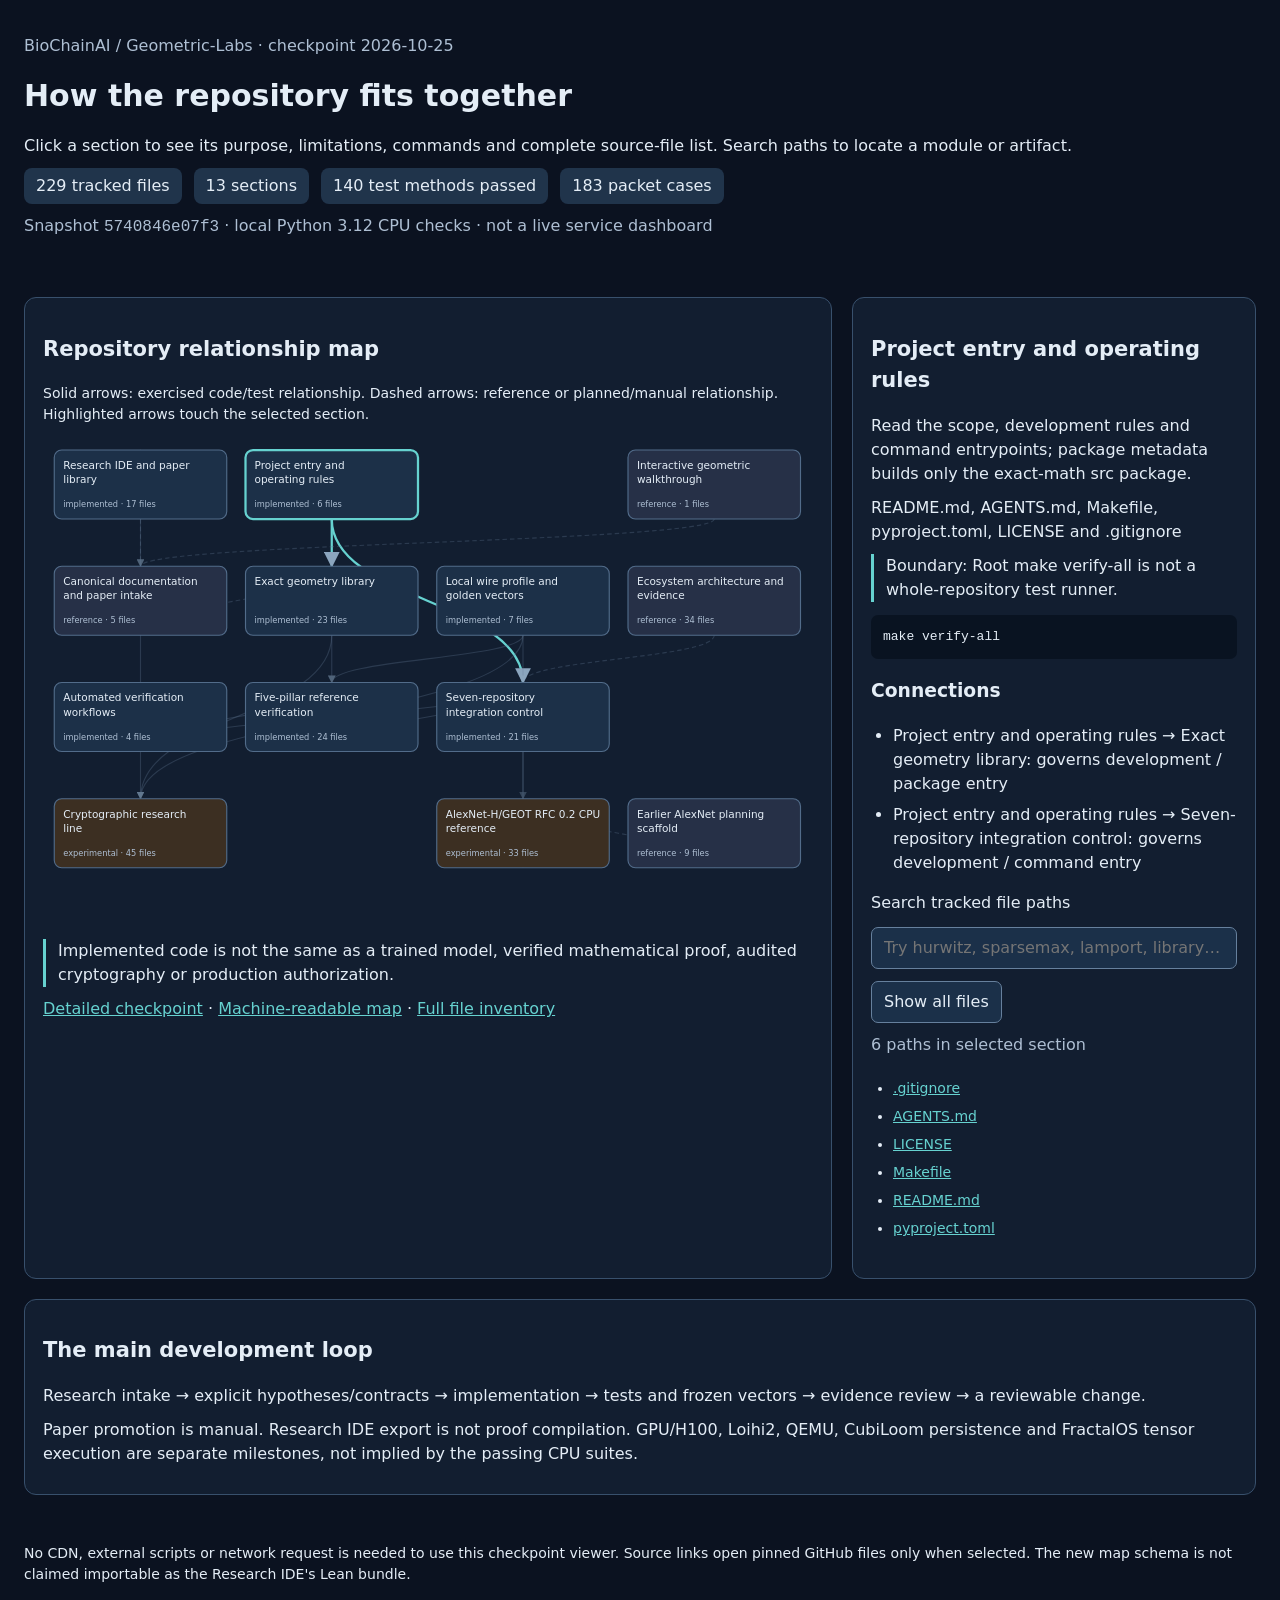
<file: ecosystem/docs/checkpoints/2026-10-25/index.html>
<!doctype html>
<html lang="en"><head><meta charset="utf-8"><meta name="viewport" content="width=device-width, initial-scale=1">
<title>Geometric-Labs repository checkpoint · 2026-10-25</title>
<style>
:root{color-scheme:dark;--bg:#0b1220;--panel:#121e30;--line:#38506c;--text:#e4edf6;--muted:#aebfd3;--accent:#66d2d0}*{box-sizing:border-box}body{margin:0;background:var(--bg);color:var(--text);font:16px/1.5 system-ui,sans-serif}header,main,footer{max-width:1480px;margin:auto;padding:24px}h1{font-size:30px;line-height:1.2}h2{font-size:21px}p{margin:10px 0}a{color:var(--accent)}.muted{color:var(--muted)}.stats{display:flex;gap:12px;flex-wrap:wrap}.stats span,.tag{background:#20344b;padding:6px 12px;border-radius:8px}.layout{display:grid;grid-template-columns:minmax(0,2fr) minmax(300px,1fr);gap:20px}.panel{background:var(--panel);border:1px solid var(--line);border-radius:12px;padding:18px}.diagram{overflow:auto}svg{width:100%;min-width:780px;height:auto}.edge{fill:none;stroke:#657c98;stroke-width:1.5;opacity:.3}.edge.planned,.edge.reference{stroke-dasharray:6 4}.edge.active{stroke:var(--accent);stroke-width:3;opacity:1}.node rect{fill:#1c3048;stroke:#526c8a;stroke-width:1.5;rx:10}.node text{fill:var(--text);font:14px system-ui,sans-serif}.node .small{font-size:11px;fill:var(--muted)}.node{cursor:pointer}.node:focus{outline:none}.node:focus rect,.node.selected rect{stroke:var(--accent);stroke-width:3}.node.experimental rect{fill:#3c2f22}.node.reference rect{fill:#263047}input,button{font:inherit;color:var(--text);background:#1b3049;border:1px solid #66809d;border-radius:7px;padding:8px 12px}button{cursor:pointer}input{width:100%;margin:12px 0}pre{white-space:pre-wrap;overflow-wrap:anywhere;background:#091321;padding:12px;border-radius:7px;font-size:13px}ul{padding-left:22px}li{margin:7px 0}.files{max-height:420px;overflow:auto;font-size:14px}.files a{overflow-wrap:anywhere}.legend{font-size:14px}.note{border-left:3px solid var(--accent);padding-left:12px}footer{font-size:14px}@media(max-width:960px){.layout{grid-template-columns:1fr}}
</style></head><body>
<header><p class="muted">BioChainAI / Geometric-Labs · checkpoint 2026-10-25</p><h1>How the repository fits together</h1><p>Click a section to see its purpose, limitations, commands and complete source-file list. Search paths to locate a module or artifact.</p><div class="stats"><span>229 tracked files</span><span>13 sections</span><span>140 test methods passed</span><span>183 packet cases</span></div><p class="muted">Snapshot <code>5740846e07f3</code> · local Python 3.12 CPU checks · not a live service dashboard</p></header>
<main><div class="layout"><section class="panel"><h2>Repository relationship map</h2><p class="legend">Solid arrows: exercised code/test relationship. Dashed arrows: reference or planned/manual relationship. Highlighted arrows touch the selected section.</p><div class="diagram"><svg id="graph" viewBox="0 0 1040 650" aria-label="Interactive repository section map" role="group"></svg></div><p class="note">Implemented code is not the same as a trained model, verified mathematical proof, audited cryptography or production authorization.</p><p><a href="README.md">Detailed checkpoint</a> · <a href="map.json">Machine-readable map</a> · <a href="inventory.json">Full file inventory</a></p></section>
<aside class="panel"><div id="details"></div><label for="search">Search tracked file paths</label><input id="search" placeholder="Try hurwitz, sparsemax, lamport, library…"><button id="all" type="button">Show all files</button><p id="count" class="muted"></p><ul id="files" class="files"></ul></aside></div>
<section class="panel" style="margin-top:20px"><h2>The main development loop</h2><p>Research intake → explicit hypotheses/contracts → implementation → tests and frozen vectors → evidence review → a reviewable change.</p><p>Paper promotion is manual. Research IDE export is not proof compilation. GPU/H100, Loihi2, QEMU, CubiLoom persistence and FractalOS tensor execution are separate milestones, not implied by the passing CPU suites.</p></section></main><footer>No CDN, external scripts or network request is needed to use this checkpoint viewer. Source links open pinned GitHub files only when selected. The new map schema is not claimed importable as the Research IDE's Lean bundle.</footer>
<script id="data" type="application/json">{"map": {"base_branch": "origin/main (fetched for this checkpoint)", "base_commit": "5740846e07f313aed4bee9038ceb740436b50899", "checkpoint_date": "2026-10-25", "checks": [{"area": "math + ecosystem + visual reference", "command": "alexneth_geot/tools/verify.py --output-dir /tmp/checkpoint-geot", "evidence": "geot-validation.json", "status": "PASS", "test_methods": 86}, {"area": "Research IDE", "command": "make -C Research_IDE check", "evidence": "research-ide.log", "status": "PASS", "test_methods": 16}, {"area": "Cryptographic Research", "breakdown": [9, 29], "command": "make -C Cryptographic_Research check", "evidence": "cryptographic-research.log", "status": "PASS", "test_methods": 38}], "cryptographic_research_entries": 1, "edges": [{"kind": "control", "label": "governs development / package entry", "source": "foundation", "target": "math"}, {"kind": "control", "label": "governs development / command entry", "source": "foundation", "target": "integration"}, {"kind": "reference", "label": "documented motivation; manual review, not code generation", "source": "papers", "target": "math"}, {"kind": "planned", "label": "proposed manual promotion of verified artifacts", "source": "research_ide", "target": "papers"}, {"kind": "code", "label": "imported primitives under test", "source": "math", "target": "verification"}, {"kind": "code", "label": "frozen expected outputs", "source": "spec", "target": "verification"}, {"kind": "code", "label": "Hurwitz/CRT/tile imports", "source": "math", "target": "crypto"}, {"kind": "code", "label": "explicit local frame profile", "source": "spec", "target": "crypto"}, {"kind": "code", "label": "baseline invoked by geometry/acceptance", "source": "verification", "target": "integration"}, {"kind": "code", "label": "cross-profile byte checks", "source": "spec", "target": "integration"}, {"kind": "reference", "label": "superseded design lineage", "source": "historical", "target": "vision"}, {"kind": "code", "label": "independent agents/control/codec APIs in interop", "source": "integration", "target": "vision"}, {"kind": "code", "label": "experimental descriptor references in loopback harness", "source": "vision", "target": "integration"}, {"kind": "reference", "label": "teaching illustration; no proof implication", "source": "walkthrough", "target": "papers"}, {"kind": "reference", "label": "ownership plans and recorded evidence", "source": "ecosystem_docs", "target": "integration"}, {"kind": "code", "label": "root verification job", "source": "ci", "target": "verification"}, {"kind": "code", "label": "pinned integration job", "source": "ci", "target": "integration"}, {"kind": "code", "label": "crypto registry/tests/vectors job", "source": "ci", "target": "crypto"}, {"kind": "code", "label": "catalog/library check job", "source": "ci", "target": "research_ide"}], "external_repositories": {"CubiLoom": {"commit": "9abafa43ce4a2fd61c35e2d05479a706e83118c9", "git_url": "https://github.com/BioChainAI/CubiLoom.git"}, "FractalOS-runtime": {"commit": "e4e1d520631bdcc443428ca6abce719082f5dd02", "git_url": "https://github.com/BioChainAI/FractalOS-runtime.git"}, "Kernel-Registry": {"commit": "c94efcd43f690fadce8b4be33126bdb699dadbde", "git_url": "https://github.com/BioChainAI/Kernel-Registry.git"}, "Manifold-Projection": {"commit": "32a8bed5ce5a9ef4409ee9150f6f9911c3fa3c6d", "git_url": "https://github.com/BioChainAI/Manifold-Projection.git"}, "PolyShard-Agent": {"commit": "094c2856abaac02cdbef64c848fccea6e13cb95f", "git_url": "https://github.com/BioChainAI/PolyShard-Agent.git"}, "Polycentric-Orchestrator": {"commit": "bc0bbad6d28ebc54dee36b440be2b1db92898805", "git_url": "https://github.com/BioChainAI/Polycentric-Orchestrator.git"}, "SHD-CCP-core": {"commit": "154685b2cc65ed5120e36ad733c03f550760a09b", "git_url": "https://github.com/BioChainAI/SHD-CCP-core.git"}}, "packet_cases": 183, "paper_catalog_entries": 0, "schema": "geometric-labs.repository-checkpoint.v1", "sections": [{"command": "make verify-all", "contains": "README.md, AGENTS.md, Makefile, pyproject.toml, LICENSE and .gitignore", "file_count": 6, "id": "foundation", "limits": "Root make verify-all is not a whole-repository test runner.", "path": "root", "role": "Read the scope, development rules and command entrypoints; package metadata builds only the exact-math src package.", "status": "implemented", "title": "Project entry and operating rules"}, {"command": "Read docs/specification_status.md", "contains": "architecture_blueprint.md, specification_status.md, papers/README.md, core/ and series/ placeholders", "file_count": 5, "id": "papers", "limits": "No canonical PDFs are currently tracked in docs/papers/. Uploaded chat files are not repository paper entries.", "path": "docs/", "role": "Explains mathematical architecture, corrections and pending source-paper intake.", "status": "reference", "title": "Canonical documentation and paper intake"}, {"command": "make -C Research_IDE check", "contains": "Browser IDE, paper scaffold/ingestion tool, catalog, SHA lock, walkthrough and operation guide", "file_count": 17, "id": "research_ide", "limits": "CATALOG has 0 papers. Browser saves are manual exports; IDE proof labels do not execute Lean. CLI checks were run; browser UI/CDNs were not exercised.", "path": "Research_IDE/", "role": "Transform/export research artifacts, file them by paper ID, and validate manifests/catalog consistency.", "status": "implemented", "title": "Research IDE and paper library"}, {"command": "PYTHONPATH=src python3 -c \"import geometric_labs\"", "contains": "hurwitz, S5 tree, CRT, tile codec; calibration/, certification/, blockchain/, threading/", "file_count": 23, "id": "math", "limits": "Calibration uses floats; not every named theorem is a formal proof and not every tile form has semantics.", "path": "src/geometric_labs/", "role": "Reusable mathematical primitives, with integer geometry separated from numerical physical calibration.", "status": "implemented", "title": "Exact geometry library"}, {"command": "make check-vectors", "contains": "Local Einstein Tile RFC, vector generator and five golden-vector JSON files", "file_count": 7, "id": "spec", "limits": "Local profile is not a complete universal Codex specification; opaque forms stay opaque.", "path": "spec_sync/", "role": "Freeze local byte/math examples and detect drift without rewriting expected outputs.", "status": "implemented", "title": "Local wire profile and golden vectors"}, {"command": "make verify-all", "contains": "01_accessibility through 05_stream_threading, standalone master, golden-vector tests, original archive", "file_count": 24, "id": "verification", "limits": "40 unittest methods. Archived original runner is intentionally preserved with known defects and excluded from passing targets.", "path": "verification/", "role": "Exercise exact operations, calibration, certification, holonomy, threading and frozen fixtures.", "status": "implemented", "title": "Five-pillar reference verification"}, {"command": "make -C Cryptographic_Research check", "contains": "Registry/tooling, templates, CR-0001 Lamport experiment, vectors; published/archived/ placeholders", "file_count": 45, "id": "crypto", "limits": "Only CR-0001 exists. Its quaternion-walk one-way-function candidate fails by inversion; production authentication is not provided.", "path": "Cryptographic_Research/", "role": "Study classical security separately from geometric representation and tile transport.", "status": "experimental", "title": "Cryptographic research line"}, {"command": "make -C ecosystem integration", "contains": "manifest/, locks/, tools/, contracts/, simulator/, tests/, integration_tests/, environments/, Makefile, workspaces/.gitignore", "file_count": 21, "id": "integration", "limits": "Nested clones are ignored runtime inputs, not vendored source; current replay/authentication is development-only.", "path": "ecosystem/", "role": "Restore reviewed independent checkouts, gate protocol compatibility and exercise loopback federation.", "status": "implemented", "title": "Seven-repository integration control"}, {"command": "/workspace/.venvs/alexneth-geot/bin/python ecosystem/experiments/alexneth_geot/tools/verify.py --output-dir /tmp/geot-checkpoint", "contains": "src/alexneth_geot/, test suites, supplied research originals, CPU requirements, tools and reports", "file_count": 33, "id": "vision", "limits": "2,506,558 default parameters; untrained. Remote visual-schema enforcement, CubiLoom and tensor HAL remain incomplete.", "path": "ecosystem/experiments/alexneth_geot/", "role": "Multiscale image features → fold3 → 64-cell Euclidean/Lorentz routing → class and semantic outputs → typed sidecar.", "status": "experimental", "title": "AlexNet-H/GEOT RFC 0.2 CPU reference"}, {"command": "python3 ecosystem/experiments/alexnet_get/tools/plan.py validate", "contains": "Implementation proposal, variants, proposed file map, source inventory and planning CLI", "file_count": 9, "id": "historical", "limits": "Planning validation is not training or implemented model functionality.", "path": "ecosystem/experiments/alexnet_get/", "role": "Preserve the earlier design and its assumptions; directs new work to alexneth_geot.", "status": "reference", "title": "Earlier AlexNet planning scaffold"}, {"command": "Read ecosystem/docs/status/ALEXNETH_GEOT_RESTRUCTURE.md", "contains": "Plans, status reports, preservation digests, historical evidence, resources/BioChainAI_Architecture.md and two flowchart PNGs", "file_count": 34, "id": "ecosystem_docs", "limits": "Historical reports describe their own revisions; they are not live health dashboards. PNG diagrams are references, not executable integrations.", "path": "ecosystem/docs/ and ecosystem/evidence/", "role": "Record design intent, ownership, implementation milestones and command evidence.", "status": "reference", "title": "Ecosystem architecture and evidence"}, {"command": "Open the HTML locally with its required assets available", "contains": "geometric_engine_8_step_walkthrough.html", "file_count": 1, "id": "walkthrough", "limits": "Pedagogical simulation with external browser assets; not the vision model, Research IDE or proof engine.", "path": "interactive/", "role": "Teach the geometric-engine cycle and visual relationships through a standalone browser artifact.", "status": "reference", "title": "Interactive geometric walkthrough"}, {"command": "Inspect .github/workflows/", "contains": "verify_15_lemmas.yml, ecosystem-integration.yml, research-ide.yml, cryptographic-research.yml", "file_count": 4, "id": "ci", "limits": "No dedicated Torch/AlexNet CI lane currently runs the additional 22 model/research tests. Workflow definitions inspected; GitHub run outcomes not queried.", "path": ".github/workflows/", "role": "Run independent math, ecosystem, library and crypto checks on configured Python versions.", "status": "implemented", "title": "Automated verification workflows"}], "snapshot_scope": "all tracked paths at base_commit, before checkpoint files; excludes ignored dependencies/environments and Git internals", "snapshot_tracked_files": 229, "unique_test_methods": 140, "viewer_format": "new neutral repository-map schema; not claimed importable as the Research IDE Lean bundle"}, "inventory": [{"bytes": 875, "path": ".github/workflows/cryptographic-research.yml", "section": "ci", "sha256": "33157baa6bfd59196f5f8a0896d9c89dd2e0debd782dfd1d47275005342a0835"}, {"bytes": 1120, "path": ".github/workflows/ecosystem-integration.yml", "section": "ci", "sha256": "914fa78b770fc7969139f3b68b1098ad580f33657a460d46856dbfe735ff83b7"}, {"bytes": 555, "path": ".github/workflows/research-ide.yml", "section": "ci", "sha256": "8da9f42fa070adbb20b8ffd886980b59aced1f8c3639612ab39a5874d723d1b0"}, {"bytes": 653, "path": ".github/workflows/verify_15_lemmas.yml", "section": "ci", "sha256": "a745b564fe871819c7a45392e9b077734c37071a881c1dbaa11f44b5d2c7390b"}, {"bytes": 55, "path": ".gitignore", "section": "foundation", "sha256": "d7fb2df3c22b25195e563f453abe6734636808b197e7f4aaaec293f16d342a2b"}, {"bytes": 3179, "path": "AGENTS.md", "section": "foundation", "sha256": "7aa992946cd811d20d72433f7da989383d105fc3ce291312c3596039473df3e1"}, {"bytes": 705, "path": "Cryptographic_Research/CHANGELOG.md", "section": "crypto", "sha256": "06f21d3d858622c924652ed27156721af5611d1ecb35e53ddb5e78c6d45fb3ef"}, {"bytes": 2831, "path": "Cryptographic_Research/CONTRIBUTING.md", "section": "crypto", "sha256": "0f88d159f79c003b5403793eaf1150fd565ed44f43eb6a611964e8f42e419419"}, {"bytes": 1039, "path": "Cryptographic_Research/Makefile", "section": "crypto", "sha256": "3eec4f9a956f55b01625f6d9ad273d1f4547af7011b657adc2b0d94e21270a45"}, {"bytes": 3906, "path": "Cryptographic_Research/README.md", "section": "crypto", "sha256": "78a1f490a165cab4d5e09decc412a480c16e97a3f809c6dad6771d93978d4b02"}, {"bytes": 217, "path": "Cryptographic_Research/REGISTRY.json", "section": "crypto", "sha256": "0bbbc11488dddfb2867cff7d4a64e0539427eeea7c3ae56892a50781126eab86"}, {"bytes": 1639, "path": "Cryptographic_Research/ROADMAP.md", "section": "crypto", "sha256": "577623afa1ceff6ba0ef2e812233e15ed63f0d12158cb6f05c7c174a1ec223f4"}, {"bytes": 3910, "path": "Cryptographic_Research/VERSIONING.md", "section": "crypto", "sha256": "7649b6764d9ff2850b42fe044a768a251f3b9cec4fb5d11464c700c1390d712b"}, {"bytes": 302, "path": "Cryptographic_Research/archived/README.md", "section": "crypto", "sha256": "4fa2dcf912f034b9bfc3015fb533792be8b61f29fc216bcd99a7244fdec25230"}, {"bytes": 756, "path": "Cryptographic_Research/experimental/CR-0001_lamport-otp/CHANGELOG.md", "section": "crypto", "sha256": "703d0a087f38b7f05ff5978c6b0ece40748bf8cecdacb6ec3c00eb70c61ff8ca"}, {"bytes": 3637, "path": "Cryptographic_Research/experimental/CR-0001_lamport-otp/README.md", "section": "crypto", "sha256": "2bea42f174afda16b3b6020fde7f8f7c6202c35715d6b178add9533fcae57b43"}, {"bytes": 1672, "path": "Cryptographic_Research/experimental/CR-0001_lamport-otp/RESEARCH_LOG.md", "section": "crypto", "sha256": "188d8afe7ab68bb6b110770df48b7123c861860eabc9a03c527860ffbabb113c"}, {"bytes": 2698, "path": "Cryptographic_Research/experimental/CR-0001_lamport-otp/demo.py", "section": "crypto", "sha256": "7879d30ebe8a9cafba8dec3fb23829b326af147e1dcd6f04365622eabc1a55a7", "top_level_symbols": ["short", "run", "main"]}, {"bytes": 3181, "path": "Cryptographic_Research/experimental/CR-0001_lamport-otp/docs/00_upstream_analysis.md", "section": "crypto", "sha256": "c5167938cf3f6ef592fc7d30866024989b647638f5e0397989d7cfa850d9c6c4"}, {"bytes": 2172, "path": "Cryptographic_Research/experimental/CR-0001_lamport-otp/docs/01_threat_model.md", "section": "crypto", "sha256": "0cf6c1b63ed285f9c83589fbd6a24546e02b330251e71c785950cc4b70b48751"}, {"bytes": 5185, "path": "Cryptographic_Research/experimental/CR-0001_lamport-otp/docs/02_geometric_adaptation.md", "section": "crypto", "sha256": "408078147350f090b6d68f4eb2b807d2a93c0a6cd6e654ff0021cc9cc93fbfdf"}, {"bytes": 3311, "path": "Cryptographic_Research/experimental/CR-0001_lamport-otp/docs/03_shd_ccp_tile_binding.md", "section": "crypto", "sha256": "d999bc6dcf5ee721325f20ebb5a5bf52d19a54dce3d13fa86b0f820d09687fac"}, {"bytes": 1971, "path": "Cryptographic_Research/experimental/CR-0001_lamport-otp/docs/04_open_questions.md", "section": "crypto", "sha256": "e4c20f74a34434f432afd5ed5839ff142c8ad805a16a9ea58571bffd1d84c6e7"}, {"bytes": 1659, "path": "Cryptographic_Research/experimental/CR-0001_lamport-otp/docs/references.md", "section": "crypto", "sha256": "c078c736894444d3ac6e0493d405284fa6af4a5bf012a9dafab06632146e9bf9"}, {"bytes": 1398, "path": "Cryptographic_Research/experimental/CR-0001_lamport-otp/manifest.json", "section": "crypto", "sha256": "268d8b869c3127c5936c9ada52d06445101bb12d9900e494af9486868a80db23"}, {"bytes": 296, "path": "Cryptographic_Research/experimental/CR-0001_lamport-otp/src/geometric_lamport/__init__.py", "section": "crypto", "sha256": "10dea00684ef54b7a58768f4af520f879f317de463fe9b846c19d79473a039af", "top_level_symbols": []}, {"bytes": 4444, "path": "Cryptographic_Research/experimental/CR-0001_lamport-otp/src/geometric_lamport/hurwitz_walk.py", "section": "crypto", "sha256": "9af655541fe8be46d9b804739c5ab8a7708b40a0a34b892097583f49015df6db", "top_level_symbols": ["walk_length", "_allowed", "digest_to_path", "path_to_digest", "walk_product", "walk_encode", "invert_walk", "recover_digest"]}, {"bytes": 4649, "path": "Cryptographic_Research/experimental/CR-0001_lamport-otp/src/geometric_lamport/lamport.py", "section": "crypto", "sha256": "6e278b660cb35fc3a17163450a79cff0c21b9ec62fb10766aec6a75bc875ddd5", "top_level_symbols": ["sha256", "_require_bytes", "chain_value", "build_chain", "new_seed", "LamportClient", "LamportServer"]}, {"bytes": 4001, "path": "Cryptographic_Research/experimental/CR-0001_lamport-otp/src/geometric_lamport/tile_frame.py", "section": "crypto", "sha256": "4356ee85a187bb6d5661b00f0634ec33fc2fce8427fa258ebc575be381ac64ca", "top_level_symbols": ["_routing", "encode_frame", "decode_frame", "FrameVerifier"]}, {"bytes": 2937, "path": "Cryptographic_Research/experimental/CR-0001_lamport-otp/tests/test_hurwitz_walk.py", "section": "crypto", "sha256": "04858bb5c99a1d0f098f9e0224c94a08f63e144a046eb19f851fec5d99f9201a", "top_level_symbols": ["TestWalk", "TestPreimageAttack"]}, {"bytes": 4130, "path": "Cryptographic_Research/experimental/CR-0001_lamport-otp/tests/test_lamport.py", "section": "crypto", "sha256": "c27a93dc4a8667eb06ced4c334a893997812885eedefaf4fecee49c1624d117a", "top_level_symbols": ["TestChain", "TestUpstreamEquivalence", "TestAuthentication"]}, {"bytes": 5159, "path": "Cryptographic_Research/experimental/CR-0001_lamport-otp/tests/test_tile_frame.py", "section": "crypto", "sha256": "ca901d576605c09ba3dfc9f8e85b9c0c8f9393a812d63b220fbbb9fda4c9ec93", "top_level_symbols": ["TestFrameCodec", "TestFrameVerifier"]}, {"bytes": 1397, "path": "Cryptographic_Research/experimental/CR-0001_lamport-otp/tests/test_vectors.py", "section": "crypto", "sha256": "a9f52eb35ed59f3986b482731f08dc38094e4b39d6b11ad848967512670d2c21", "top_level_symbols": ["TestGoldenVectors"]}, {"bytes": 4582, "path": "Cryptographic_Research/experimental/CR-0001_lamport-otp/vectors/cr0001_v0.json", "section": "crypto", "sha256": "d8822b14ba6d7a0f2c43a5cb01034193b6805d141322c91c62a56ddac2cfd08a"}, {"bytes": 2587, "path": "Cryptographic_Research/experimental/CR-0001_lamport-otp/vectors/generate_vectors.py", "section": "crypto", "sha256": "f83ffd0291407230ad150fe626603d7da3b5c52f4afba18ca277a6a71a8bf65b", "top_level_symbols": ["build", "render", "main"]}, {"bytes": 511, "path": "Cryptographic_Research/experimental/README.md", "section": "crypto", "sha256": "2a35631d861aa9a089c75180b177c96786b0c95aad287594aa072a15ebae6548"}, {"bytes": 379, "path": "Cryptographic_Research/published/README.md", "section": "crypto", "sha256": "6e68d8720804be3a256b3e2f0faf24ddfecfc265bf362657bce2bcb9e0f7be66"}, {"bytes": 256, "path": "Cryptographic_Research/templates/experiment/CHANGELOG.md", "section": "crypto", "sha256": "4437d5583843207226933e93ff2cdcf1f9ae5657e5db2c4075e9d573730e64f5"}, {"bytes": 870, "path": "Cryptographic_Research/templates/experiment/README.md", "section": "crypto", "sha256": "8d3437f04c9c42c4acad06107f754d26b5ed6e66298d22681afbaed913380899"}, {"bytes": 322, "path": "Cryptographic_Research/templates/experiment/RESEARCH_LOG.md", "section": "crypto", "sha256": "7d51f9f415a4809c423cf472f76177e437ec73bf9d8aada4b892fed62709006d"}, {"bytes": 195, "path": "Cryptographic_Research/templates/experiment/docs/00_upstream_analysis.md", "section": "crypto", "sha256": "0455624c7d6b7e964d111deb2198a00f81f55f3c2a4e7ea7f753d820831138a3"}, {"bytes": 191, "path": "Cryptographic_Research/templates/experiment/docs/01_threat_model.md", "section": "crypto", "sha256": "100be59d382e5ac9ecf51d9e470a1a348ebd79761b1a159eace6ae320d5bb48e"}, {"bytes": 234, "path": "Cryptographic_Research/templates/experiment/docs/02_geometric_adaptation.md", "section": "crypto", "sha256": "da9a50ab23a2237d3e5424fa58d70167c2b814d7fb2e2a248f9f2ede9532a752"}, {"bytes": 178, "path": "Cryptographic_Research/templates/experiment/docs/03_shd_ccp_tile_binding.md", "section": "crypto", "sha256": "8e02869cba9b047e8cd9b2304d16f49d476b3b1799ca22b1bd4e1936db7ab3cf"}, {"bytes": 118, "path": "Cryptographic_Research/templates/experiment/docs/04_open_questions.md", "section": "crypto", "sha256": "db194fed5883d5932a38b2c2703001f41a2782bfacf0f163fddcc94b64923247"}, {"bytes": 558, "path": "Cryptographic_Research/templates/experiment/manifest.json", "section": "crypto", "sha256": "228bb955fe74806bdc218ec85a66ea0005f6d86567975ed891203e800f0579f6"}, {"bytes": 70, "path": "Cryptographic_Research/templates/experiment/src/{{PACKAGE}}/__init__.py", "section": "crypto", "sha256": "59675fffc227000ce42e569414e879e6468476e025c3b7e75d711d5493955fce", "top_level_symbols": []}, {"bytes": 427, "path": "Cryptographic_Research/templates/experiment/tests/test_smoke.py", "section": "crypto", "sha256": "3e92ac720208a52643825c68ced1b4b50c0d9d501a47eacf219c60bed31cc528", "top_level_symbols": []}, {"bytes": 190, "path": "Cryptographic_Research/templates/experiment/vectors/README.md", "section": "crypto", "sha256": "d26681021c97c9cf1f15ad3d137495e5e8ddb48a863e1b2b29d1a0e03094f220"}, {"bytes": 3127, "path": "Cryptographic_Research/tests/test_registry.py", "section": "crypto", "sha256": "0cfe0000c4b7917455619e293d7007e2c7669f738530eab739166a7729b9472a", "top_level_symbols": ["TestLiveTree", "TestRules"]}, {"bytes": 8110, "path": "Cryptographic_Research/tools/registry.py", "section": "crypto", "sha256": "50aa5452443ad634673a45c91a6d300d88a67d291d7483ea66d2c0dde7a28337", "top_level_symbols": ["load_json", "check_item", "check", "scaffold", "main"]}, {"bytes": 11358, "path": "LICENSE", "section": "foundation", "sha256": "cfc7749b96f63bd31c3c42b5c471bf756814053e847c10f3eb003417bc523d30"}, {"bytes": 679, "path": "Makefile", "section": "foundation", "sha256": "8a4f5ae4e7a7e94775c5ced6896792f968aec65322ca71427d5563ea3639a065"}, {"bytes": 3775, "path": "README.md", "section": "foundation", "sha256": "2549276148135e1dfefec8d84fa51cdd5382852debfe3d1d34f8669e3b3fd636"}, {"bytes": 97, "path": "Research_IDE/.gitignore", "section": "research_ide", "sha256": "e635959e562558e078e55a51c102c542407c6880345ff98b286816bbbad57a2b"}, {"bytes": 63, "path": "Research_IDE/CATALOG.json", "section": "research_ide", "sha256": "f97df23dc93c9ab9668952e1532b5bfe74b4edc365efdd88346d7e0dad238017"}, {"bytes": 205, "path": "Research_IDE/CATALOG.md", "section": "research_ide", "sha256": "db33c4cdfb814d866f6a871bdfc7abfd57c8c72a9605dadb91b196853e98a6ce"}, {"bytes": 1196, "path": "Research_IDE/CHANGELOG.md", "section": "research_ide", "sha256": "9987597d75c0479e195fc2cdf0bed91947887547e99ca8134e89f6e4c466fd11"}, {"bytes": 1079, "path": "Research_IDE/Makefile", "section": "research_ide", "sha256": "0c99babe98d00a52a74e08a7cfb772c92a34736106de2684db4aae6ba28643b6"}, {"bytes": 6294, "path": "Research_IDE/README.md", "section": "research_ide", "sha256": "54627e63c320b429482cf814b254782fe6c0a3d54c974f0f180b4c63fe664afe"}, {"bytes": 23278, "path": "Research_IDE/WALKTHROUGH.md", "section": "research_ide", "sha256": "a2639b7e211736dba32ca3cdded82e9e36fc84c20026b13724b2eb844c1f703e"}, {"bytes": 41313, "path": "Research_IDE/docs/MASTER_OPERATION_GUIDE.md", "section": "research_ide", "sha256": "da3342278fa260d8088a72c0d4d30cf79b3e13d5dc24e435baaefaadecc61f0a"}, {"bytes": 697, "path": "Research_IDE/ide.lock.json", "section": "research_ide", "sha256": "186bcad23d24902b02e17738087defe1a798a1aa9b8943b982a21a32c0734a98"}, {"bytes": 585, "path": "Research_IDE/inbox/README.md", "section": "research_ide", "sha256": "0ec138759d01381ffbf7cd3863718fbe48a22d29a99706b902e895af8721a68c"}, {"bytes": 343280, "path": "Research_IDE/index.html", "section": "research_ide", "sha256": "cf6014732eb39d4ae3019e5ca0e48e0b481586997a6b271f3f069012b673ed36"}, {"bytes": 0, "path": "Research_IDE/papers/.gitkeep", "section": "research_ide", "sha256": "e3b0c44298fc1c149afbf4c8996fb92427ae41e4649b934ca495991b7852b855"}, {"bytes": 1413, "path": "Research_IDE/templates/paper/README.md", "section": "research_ide", "sha256": "ccb7e03147348cbc18e05debfbf3f8f796880ea37529d28e84c4627841581576"}, {"bytes": 290, "path": "Research_IDE/templates/paper/RESEARCH_LOG.md", "section": "research_ide", "sha256": "91c678e9c1353a47729e2dc13d0229561a07e4f352979c1b2bef79d98dbd8f53"}, {"bytes": 372, "path": "Research_IDE/templates/paper/manifest.json", "section": "research_ide", "sha256": "40e32c6e503936c4313f77f4e81079c34c364c140194e89f4a7f8db1e96a9dd5"}, {"bytes": 7533, "path": "Research_IDE/tests/test_library.py", "section": "research_ide", "sha256": "82b7b1d5b709539c689949d668c0fa8f1e4fdd766fc9688f58e2bbf348117263", "top_level_symbols": ["TestLiveTree", "TestLibrary"]}, {"bytes": 24566, "path": "Research_IDE/tools/library.py", "section": "research_ide", "sha256": "6dabe87bc6bfc9106a416ce40cc792390a0955046cdaab5d4923313563705ff9", "top_level_symbols": ["today", "load_json", "dump_json", "sha256", "classify", "normalize_id", "paper_dirs", "find_paper", "lean_has_sorry", "check_paper", "check", "build_catalog", "render_catalog_md", "write_index", "scaffold", "record", "latest_cosmo_id", "ingest", "track", "set_fields", "lock_ide", "main"]}, {"bytes": 23974, "path": "docs/architecture_blueprint.md", "section": "papers", "sha256": "e12df16be52cee912994ab01aa5e59dad40bf83eb543b13d19bb86dcb3bc2f46"}, {"bytes": 1365, "path": "docs/papers/README.md", "section": "papers", "sha256": "449e34f3a6d79f1eb2cb0951197d0520772af19faa387c9f6b96b8d7f1953ce1"}, {"bytes": 1, "path": "docs/papers/core/.gitkeep", "section": "papers", "sha256": "01ba4719c80b6fe911b091a7c05124b64eeece964e09c058ef8f9805daca546b"}, {"bytes": 1, "path": "docs/papers/series/.gitkeep", "section": "papers", "sha256": "01ba4719c80b6fe911b091a7c05124b64eeece964e09c058ef8f9805daca546b"}, {"bytes": 4658, "path": "docs/specification_status.md", "section": "papers", "sha256": "1ed7cea475773b20af93b3fb0f39d107aa7a6b5b50fd0778af27192f9aa5170a"}, {"bytes": 24, "path": "ecosystem/.gitignore", "section": "integration", "sha256": "2c55efbaf0d7c125c445c1df94ff9c91500e703f9ce80ed2cfe053ff57401528"}, {"bytes": 11721, "path": "ecosystem/ARCHITECTURE.md", "section": "integration", "sha256": "31870f719ec644b9919e8d309627a778a31f690f2b421ba04970b02d108bec1e"}, {"bytes": 865, "path": "ecosystem/Makefile", "section": "integration", "sha256": "ac4bef8d017bc7fd731f5a17bd19e836aa30bf1c132309517442e45a348846ff"}, {"bytes": 3772, "path": "ecosystem/README.md", "section": "integration", "sha256": "4c94afa383ed5b12f3af996bb002dc0110341ee994aba705347b657c1a1f20a6"}, {"bytes": 2794, "path": "ecosystem/contracts/INTERFACES.md", "section": "integration", "sha256": "8bba9c0a351a2da4552ec2f3ef26a68e36dc6acc2634fd28dc7c00c39c814f61"}, {"bytes": 703, "path": "ecosystem/contracts/protocol_profiles.v1.json", "section": "integration", "sha256": "b56ba643e761d61633d61de194d86f03071c6850e54c2b9847cfe1491ec6781b"}, {"bytes": 1348, "path": "ecosystem/docs/ENVIRONMENT_SETUP.md", "section": "ecosystem_docs", "sha256": "0d7f0f296d08a63645769b3c5095a81681adb178fc32dcfc873e63c2af2c0756"}, {"bytes": 2930, "path": "ecosystem/docs/IMPLEMENTATION_PLAN.md", "section": "ecosystem_docs", "sha256": "1e7a03563648f23440372fe3c9bd1c1fc0069787f2b6f5079805c75cb5e2c3ed"}, {"bytes": 3118, "path": "ecosystem/docs/MILESTONES.md", "section": "ecosystem_docs", "sha256": "7a7e68f152f0c2e82b1d511a3e9598ada5dbe361fa5894c228d3b2ad9beb8348"}, {"bytes": 2615, "path": "ecosystem/docs/PROTOCOL_COMPATIBILITY.md", "section": "ecosystem_docs", "sha256": "1876611a623ef52277803eb17ea8a84c7dc2a76e887785a34ffe11670ad494d4"}, {"bytes": 1967, "path": "ecosystem/docs/PR_DESCRIPTION.md", "section": "ecosystem_docs", "sha256": "fe8b69aa2942e0b8039dc91876f253c019117b1717e5988b4a058ef6462fed41"}, {"bytes": 5071, "path": "ecosystem/docs/REPOSITORY_BLUEPRINTS.md", "section": "ecosystem_docs", "sha256": "8cd9e20fa37159354e05686bb9f63cec434112dc50a002d82b345ec40a9159c6"}, {"bytes": 36268, "path": "ecosystem/docs/resources/BioChainAI_Architecture.md", "section": "ecosystem_docs", "sha256": "24276d73add0db39ecf4415a09e2517ec253fa31c74113a7b215701d5b2fb692"}, {"bytes": 81778, "path": "ecosystem/docs/resources/Geometric Labs Dev Flowchart.png", "section": "ecosystem_docs", "sha256": "ed2b637e7897f244e75daec0d7d2c6ed18811814062c67ba2416b99d5bb30175"}, {"bytes": 554212, "path": "ecosystem/docs/resources/Geometric Labs Dev and Verify Architecture Flowchart.png", "section": "ecosystem_docs", "sha256": "002595661a988cba46db6f2ab44944a661689f642bcbdcf8cb0b47b58107733b"}, {"bytes": 3290, "path": "ecosystem/docs/status/ALEXNETH_GEOT_RESTRUCTURE.md", "section": "ecosystem_docs", "sha256": "99847f1870a89b1b3a8c9b084cbbbfffff7c3f6dbef342ab0ddf4195d5217cac"}, {"bytes": 1008, "path": "ecosystem/docs/status/ALEXNET_GET_PROPOSAL.md", "section": "ecosystem_docs", "sha256": "5b6b817937c7d3bd238d3b50e80431050850fd5fd620007d192207a0d03a00cb"}, {"bytes": 2336, "path": "ecosystem/docs/status/W00_BASELINE.md", "section": "ecosystem_docs", "sha256": "2bba588d5ba191b77a257f16e39e8fb65753218a69e74064adbee60f141c7f9b"}, {"bytes": 5161, "path": "ecosystem/docs/status/W01_INTEGRATION.md", "section": "ecosystem_docs", "sha256": "3006ad3e96b058cf39d061582b9915b3b4e93a2cf5811b90bf09f7519320a01c"}, {"bytes": 800, "path": "ecosystem/docs/status/overlay-selection.json", "section": "ecosystem_docs", "sha256": "c9baaed23a0065e55c1e64421e320e932d915be06ee620fb365240c7989d9c9b"}, {"bytes": 8128, "path": "ecosystem/docs/status/preservation.v1.json", "section": "ecosystem_docs", "sha256": "50162221e49647ca3b415316e74e3282f6630d11ce81e61aa4ad59ac8f4f1438"}, {"bytes": 3055, "path": "ecosystem/environments/ENVIRONMENTS.md", "section": "integration", "sha256": "e2ffa4ca44f79cfac2c7d57298a6a9059954cacacb1c2c77db76853aaad8ba04"}, {"bytes": 3171, "path": "ecosystem/environments/repository_profiles.v1.json", "section": "integration", "sha256": "02b4299102904ca9c49d0cd3594ed64613769ef317e924b94285a37c025f903e"}, {"bytes": 5368, "path": "ecosystem/evidence/wave01/acceptance.json", "section": "ecosystem_docs", "sha256": "19f09484d257726b185497359ea58485932e4f6382aa0b3aa939c19057fad7bc"}, {"bytes": 9376, "path": "ecosystem/evidence/wave01/baseline-baseline.log", "section": "ecosystem_docs", "sha256": "cb87c6a8d415bdc5b9f591c8ed6e857d87f7160e6c40121ca81b47dd125d592f"}, {"bytes": 9376, "path": "ecosystem/evidence/wave01/baseline-current-main.log", "section": "ecosystem_docs", "sha256": "d952b813194406e0076f3377122af7f68381497366750fc199fa9124cc758a3e"}, {"bytes": 5100, "path": "ecosystem/evidence/wave01/baseline-pillars.log", "section": "ecosystem_docs", "sha256": "23a2e075e36622fb4cee2d03a51b738547f90f684dc0f7a6ce98a9ef8e207105"}, {"bytes": 77, "path": "ecosystem/evidence/wave01/baseline-vectors.log", "section": "ecosystem_docs", "sha256": "c3bf85f747cd307abf835213994bb9d736b1a1f6f653e6c1c218bddf4410f248"}, {"bytes": 9376, "path": "ecosystem/evidence/wave01/baseline.log", "section": "ecosystem_docs", "sha256": "c5a029f7ec84162ea3cd46d5dbb3104b49e1aafddf508dd87bead48f1a8d698a"}, {"bytes": 40, "path": "ecosystem/evidence/wave01/check-lock.log", "section": "ecosystem_docs", "sha256": "fbb152ab4a1559222d23ee62f9b44d746daef02aedb38a89509a980a7ee65228"}, {"bytes": 1549, "path": "ecosystem/evidence/wave01/demo.log", "section": "ecosystem_docs", "sha256": "ea076a9aec0ce2f6a6f446b0921fe84ede4e72db6768d617b011379093f6b9e5"}, {"bytes": 0, "path": "ecosystem/evidence/wave01/diff-check.log", "section": "ecosystem_docs", "sha256": "e3b0c44298fc1c149afbf4c8996fb92427ae41e4649b934ca495991b7852b855"}, {"bytes": 569, "path": "ecosystem/evidence/wave01/doctor.log", "section": "ecosystem_docs", "sha256": "cb809b3e9a26a1e522490a3c355854bcc79d09e5fc1b727995403cfea3ae34e5"}, {"bytes": 2924, "path": "ecosystem/evidence/wave01/ecosystem-unit.log", "section": "ecosystem_docs", "sha256": "c5631445d41080b86300cbd4126a8a59fb9f4bbc724138395eac5611c7a00a76"}, {"bytes": 9657, "path": "ecosystem/evidence/wave01/geometry.log", "section": "ecosystem_docs", "sha256": "06ba50b09c17b889429e20db3bce69824bcd5d8e5bdbee3fbadbaf727496534e"}, {"bytes": 837, "path": "ecosystem/evidence/wave01/integration.log", "section": "ecosystem_docs", "sha256": "d11926f8a14c9968561a40544b65ab61c2a02604b920dea641f9511917864c56"}, {"bytes": 5100, "path": "ecosystem/evidence/wave01/pillars.log", "section": "ecosystem_docs", "sha256": "6b39ef9c127a3e55050b1ca62b4bcb62c0c4c74255afa48d9932e9e691417f3d"}, {"bytes": 1669, "path": "ecosystem/evidence/wave01/protocol-compatibility.json", "section": "ecosystem_docs", "sha256": "a3f596f82ad92d6de0ead38aa46588494a329c1a88747ef45a0adf95daf5f781"}, {"bytes": 1669, "path": "ecosystem/evidence/wave01/protocol.log", "section": "ecosystem_docs", "sha256": "a3f596f82ad92d6de0ead38aa46588494a329c1a88747ef45a0adf95daf5f781"}, {"bytes": 1549, "path": "ecosystem/evidence/wave01/reference-mesh.json", "section": "ecosystem_docs", "sha256": "ea076a9aec0ce2f6a6f446b0921fe84ede4e72db6768d617b011379093f6b9e5"}, {"bytes": 327, "path": "ecosystem/evidence/wave01/sync-repeat.log", "section": "ecosystem_docs", "sha256": "ffdaabe6b728fe8051d872fa725657b0750605fb05f0f82b8e1d4bb1905d6d86"}, {"bytes": 77, "path": "ecosystem/evidence/wave01/vectors.log", "section": "ecosystem_docs", "sha256": "c3bf85f747cd307abf835213994bb9d736b1a1f6f653e6c1c218bddf4410f248"}, {"bytes": 1581, "path": "ecosystem/experiments/alexnet_get/README.md", "section": "historical", "sha256": "cc062618d131508a46db9077e6acd55b3420ffc865c70321d62cfd46fc023e7d"}, {"bytes": 3266, "path": "ecosystem/experiments/alexnet_get/configs/experiments.v1.json", "section": "historical", "sha256": "8599b8f1ab82ed3ce590a19d46b708636514b11e79e60a00cd530d2f8ac550d8"}, {"bytes": 4668, "path": "ecosystem/experiments/alexnet_get/contracts/flow.v1.json", "section": "historical", "sha256": "b66a2c7c462ebfa2b4d3c163569e1298bb1532b6f60a78acbbb8b886c2c3c5db"}, {"bytes": 6991, "path": "ecosystem/experiments/alexnet_get/contracts/scaffold.v1.json", "section": "historical", "sha256": "9f5d86a292b7f6b16a73fc64945eaa5188eafd295de7bbf100b2cdaa7e3a40f3"}, {"bytes": 4061, "path": "ecosystem/experiments/alexnet_get/contracts/source_inventory.v1.json", "section": "historical", "sha256": "7e5a43ff2b8f5bdb9335a4e20e71efebe9625010b7d8aab061120dfea617cac2"}, {"bytes": 29242, "path": "ecosystem/experiments/alexnet_get/docs/IMPLEMENTATION_FRAMEWORK.md", "section": "historical", "sha256": "5c20cb8ec8e52c7d654bc84eb0b1b8dcf7a82a58412bb3c06028e18c4cb03ee8"}, {"bytes": 3563, "path": "ecosystem/experiments/alexnet_get/docs/SOURCES_AND_DECISIONS.md", "section": "historical", "sha256": "64b46f653cb65ce6c9e6435d4937ff6db9ffe7162692ad06993cabeaf40e4975"}, {"bytes": 1562, "path": "ecosystem/experiments/alexnet_get/docs/VALIDATION.md", "section": "historical", "sha256": "fea22d069b2f541a2fc169c89e1387ef5cce25417181a164b52a39e7984b655e"}, {"bytes": 4060, "path": "ecosystem/experiments/alexnet_get/tools/plan.py", "section": "historical", "sha256": "0bcc7ba02ab5f115ad11edf9a08010a3344a69cee27e6600c115d6819a23fd46", "top_level_symbols": ["read", "validate", "main"]}, {"bytes": 77, "path": "ecosystem/experiments/alexneth_geot/.gitignore", "section": "vision", "sha256": "03965d1ff586642d809a67f89db9a1b881503e326ae3092bca5e4e0083fcfe5f"}, {"bytes": 364, "path": "ecosystem/experiments/alexneth_geot/Makefile", "section": "vision", "sha256": "26e47c4f4c61c96401a538dc17c14da0374d7a3f70a2d4ebd299c4c490a8d39d"}, {"bytes": 3814, "path": "ecosystem/experiments/alexneth_geot/README.md", "section": "vision", "sha256": "ab538ed395fb2b6d723eed08ab1469523bc5a96adf29009ad0e72385df9eda79"}, {"bytes": 2054, "path": "ecosystem/experiments/alexneth_geot/docs/INTEROPERABILITY.md", "section": "vision", "sha256": "b8904d0551bc485249cddbff31d36556b51094443937b198723d3d0e8e4e1650"}, {"bytes": 4925, "path": "ecosystem/experiments/alexneth_geot/docs/RESTRUCTURE.md", "section": "vision", "sha256": "a216df159d2cf6190a67143d7fc8c2b9a2190985a208f152da71f4c74fbf1550"}, {"bytes": 948, "path": "ecosystem/experiments/alexneth_geot/docs/architecture.mmd", "section": "vision", "sha256": "293faa095f2d75339a0334810ff33e09cc8e3b578e7bc27a002c60dde1b6a397"}, {"bytes": 2978, "path": "ecosystem/experiments/alexneth_geot/docs/source-inventory.json", "section": "vision", "sha256": "945b036c27b7185eafbb11af050735a1427eb3592c73aaad6562dc91b46a07a7"}, {"bytes": 837, "path": "ecosystem/experiments/alexneth_geot/evidence/ecosystem-integration.log", "section": "vision", "sha256": "c40803aeb8aad1650c1b5d6ee6706ea924c333a844083f65504f296a1d61df85"}, {"bytes": 2924, "path": "ecosystem/experiments/alexneth_geot/evidence/ecosystem-offline.log", "section": "vision", "sha256": "019abeb0aa2e09f58a38d64540b98c30ddf8fcb6f0bb5fa42ac8f71f464a23be"}, {"bytes": 564, "path": "ecosystem/experiments/alexneth_geot/evidence/environment.json", "section": "vision", "sha256": "d0d9a76e42d31a8be462f07a83408bde2b30544685798bd51985ce03c0bd6bc3"}, {"bytes": 1789, "path": "ecosystem/experiments/alexneth_geot/evidence/geot-tests.log", "section": "vision", "sha256": "aadd1f3f9d2201afabecf963eacaa3a34f74b5d3ca01e94871231fd25db1fa5b"}, {"bytes": 1729, "path": "ecosystem/experiments/alexneth_geot/evidence/interop.json", "section": "vision", "sha256": "4be0b7e7a00014add51d012a6f48064311f1df6d25b0b8ef3d7e04ec866700f6"}, {"bytes": 1669, "path": "ecosystem/experiments/alexneth_geot/evidence/protocol-gate.log", "section": "vision", "sha256": "a3f596f82ad92d6de0ead38aa46588494a329c1a88747ef45a0adf95daf5f781"}, {"bytes": 1669, "path": "ecosystem/experiments/alexneth_geot/evidence/protocol.json", "section": "vision", "sha256": "a3f596f82ad92d6de0ead38aa46588494a329c1a88747ef45a0adf95daf5f781"}, {"bytes": 40, "path": "ecosystem/experiments/alexneth_geot/evidence/release-lock.log", "section": "vision", "sha256": "fbb152ab4a1559222d23ee62f9b44d746daef02aedb38a89509a980a7ee65228"}, {"bytes": 590, "path": "ecosystem/experiments/alexneth_geot/evidence/research-primitives.log", "section": "vision", "sha256": "4d0b72395eb2c9513a4963ce5a47e7fdad9827a82b6fd1fe28e36338b98a44d5"}, {"bytes": 9376, "path": "ecosystem/experiments/alexneth_geot/evidence/root-baseline.log", "section": "vision", "sha256": "3107bf11af47ebb4400900539f338b2f5870c0cc80f08fe93538b131011930ac"}, {"bytes": 4556, "path": "ecosystem/experiments/alexneth_geot/evidence/validation.json", "section": "vision", "sha256": "b0f674abe3965ae5e0f331527d36347aefad1c71d259e32ce1f95bb03d754df7"}, {"bytes": 1729, "path": "ecosystem/experiments/alexneth_geot/evidence/vision-interop.log", "section": "vision", "sha256": "4be0b7e7a00014add51d012a6f48064311f1df6d25b0b8ef3d7e04ec866700f6"}, {"bytes": 358, "path": "ecosystem/experiments/alexneth_geot/pyproject.toml", "section": "vision", "sha256": "afc7f69a16cfdd56e5eff5a562eab34faf15b0e35c79b7314f4c4ed671e6c123"}, {"bytes": 356, "path": "ecosystem/experiments/alexneth_geot/requirements-cpu-py312.txt", "section": "vision", "sha256": "c01987d040bf4a0c326904771a40680cde020faf21df284b89040b52f916f990"}, {"bytes": 22814, "path": "ecosystem/experiments/alexneth_geot/research/ALEXNETH_GEOT_ARCHITECTURE_RFC.md", "section": "vision", "sha256": "1c29c84d401690335654f35b112f08458f9200d245bc34384357750e57416d65"}, {"bytes": 5155, "path": "ecosystem/experiments/alexneth_geot/research/reference/geot_primitives.py", "section": "vision", "sha256": "a8cee6ef6eee6fed26aefc79d064dbb311ba50fdd7b79459c4c835c14ed3acd0", "top_level_symbols": ["fold_axis", "unfold_axis", "fold_three", "unfold_three", "hamilton", "ordered_block_product", "quaternion_conjugate", "golden_clifford_torus", "lorentz_lift_from_spinor", "hyperbolic_quadrance", "sparsemax", "triangle_tqf", "rational_lorentz"]}, {"bytes": 2365, "path": "ecosystem/experiments/alexneth_geot/research/tests/test_geot_primitives.py", "section": "vision", "sha256": "5d1be6d8610a14d6cf95636e02e2f2e737c3c18740d3c37859ea9fa9c3177287", "top_level_symbols": ["Tests"]}, {"bytes": 110, "path": "ecosystem/experiments/alexneth_geot/src/alexneth_geot/__init__.py", "section": "vision", "sha256": "0617b7e5b4560ff402f64ca47aa14d583ac446163f4176928174b19a9068c235", "top_level_symbols": []}, {"bytes": 6465, "path": "ecosystem/experiments/alexneth_geot/src/alexneth_geot/model.py", "section": "vision", "sha256": "099763725b550787e55815a619225d4ca3df587f4fde11fdaa9129848c613ef9", "top_level_symbols": ["semantic_exp0", "MultiScaleStem", "FoldedTriQuad", "neighbors64", "LocalRouter", "AlexNetHGEOT"]}, {"bytes": 3141, "path": "ecosystem/experiments/alexneth_geot/src/alexneth_geot/observations.py", "section": "vision", "sha256": "73009dcd3f1b469e421678705a60be83c735ee04ecc907787cf9953a0ad86471", "top_level_symbols": ["descriptor", "validate"]}, {"bytes": 1871, "path": "ecosystem/experiments/alexneth_geot/src/alexneth_geot/oracle.py", "section": "vision", "sha256": "3183f3eb431d47c35d5ebe01b176af3c8615caa9a47b2e81f0038f133f2084ca", "top_level_symbols": ["checked", "lorentz", "hyperbolic_quadrance", "sparsemax"]}, {"bytes": 5773, "path": "ecosystem/experiments/alexneth_geot/src/alexneth_geot/primitives.py", "section": "vision", "sha256": "51c5b72853b1fec33f4c58a092289abb3f43488915adef35d5dcfb1d6e6c2fea", "top_level_symbols": ["fold_axis", "unfold_axis", "fold_three", "unfold_three", "hamilton", "ordered_block_product", "quaternion_conjugate", "golden_clifford_torus", "lorentz_lift_from_spinor", "hyperbolic_quadrance", "sparsemax", "triangle_tqf", "rational_lorentz"]}, {"bytes": 7683, "path": "ecosystem/experiments/alexneth_geot/tests/test_geot.py", "section": "vision", "sha256": "ac03e546b5326344d9ad94760b13b72c6d0745234728d1d8e2c29f2a96cfee96", "top_level_symbols": ["Geometry", "NeuralReference"]}, {"bytes": 865, "path": "ecosystem/experiments/alexneth_geot/tests/test_interop.py", "section": "vision", "sha256": "7099f5edc12d943a23a638b6be7eea8bb55713b77fbc89965d6f60a3afe8f4cf", "top_level_symbols": ["EnvironmentInteroperability"]}, {"bytes": 6893, "path": "ecosystem/experiments/alexneth_geot/tools/interop.py", "section": "vision", "sha256": "37e815f5463dcb407bc7fda46c4cdea44e661c854923e81fcd6d984f0a45b1bf", "top_level_symbols": ["run", "main"]}, {"bytes": 3499, "path": "ecosystem/experiments/alexneth_geot/tools/verify.py", "section": "vision", "sha256": "6ad3cd0bdee13daa78a78e38ea3021d703d384304b275ba7db289eb6bf3b68fc", "top_level_symbols": ["main"]}, {"bytes": 2011, "path": "ecosystem/integration_tests/test_live_checkouts.py", "section": "integration", "sha256": "1ff4d2cb6e3d88c11120dd04eeacfedb79c2b39866a1fa074e22b83d87b771d3", "top_level_symbols": ["LiveCheckouts"]}, {"bytes": 0, "path": "ecosystem/locks/.gitkeep", "section": "integration", "sha256": "e3b0c44298fc1c149afbf4c8996fb92427ae41e4649b934ca495991b7852b855"}, {"bytes": 1364, "path": "ecosystem/locks/commits.lock.json", "section": "integration", "sha256": "0ce95bda22e713f66acfde0157e3b2fe40e280c9085742b847cbc82474e5fdaa"}, {"bytes": 4366, "path": "ecosystem/manifest/repositories.v1.json", "section": "integration", "sha256": "99a576c1955027b0f710589186d3b469e7884be1a8d4c0d039271296ff66518a"}, {"bytes": 6718, "path": "ecosystem/simulator/reference_mesh.py", "section": "integration", "sha256": "a21535850a9c6fd0b50d0d0a03befaa4e59800a546a9a08cdb876890027aac63", "top_level_symbols": ["run_mesh", "main"]}, {"bytes": 2263, "path": "ecosystem/tests/test_architecture.py", "section": "integration", "sha256": "8040f356f0cf2f05e618d9d997cfa04fdc199dcd0d55282d54058b6535749a8d", "top_level_symbols": ["TestManifest"]}, {"bytes": 2740, "path": "ecosystem/tests/test_protocol_profiles.py", "section": "integration", "sha256": "ee8fa18d78760545f74fbc676d09b837e4a3ccc192599907c25c974de682d673", "top_level_symbols": ["ProtocolProfiles"]}, {"bytes": 7330, "path": "ecosystem/tests/test_workspace_manager.py", "section": "integration", "sha256": "1c13a3ae9645693d7903443071a451770f9851733943acb0b298f5b2b5df6826", "top_level_symbols": ["command", "WorkspaceManager"]}, {"bytes": 10031, "path": "ecosystem/tools/glab.py", "section": "integration", "sha256": "5b229265a6d7483975e233e29cb917ffced2358bb47c0750e753ef261aa20ce5", "top_level_symbols": ["manifest", "git", "targets", "folder", "inventory", "inspect", "manifest_digest", "read_lock", "report", "doctor", "sync", "collect_lock", "lock", "check_lock", "main"]}, {"bytes": 9795, "path": "ecosystem/tools/protocol_compatibility.py", "section": "integration", "sha256": "e82a97246785528ccdf258f31e7509c7658334b718fc6ee30c9377e9fdc4187f", "top_level_symbols": ["contracts", "receive", "Halves", "Fields", "CCodec", "run_gate", "main"]}, {"bytes": 3324, "path": "ecosystem/tools/run_acceptance.py", "section": "integration", "sha256": "5d3f0ab96bd7b63bb8fd17943242d02908a5af67e9a6e0ae65ba42b334a818ea", "top_level_symbols": ["main"]}, {"bytes": 1358, "path": "ecosystem/tools/upstreams.py", "section": "integration", "sha256": "9ddc44060796b9e525c92506c27ec0defa79b2f5074cd7e380b379eba7652803", "top_level_symbols": ["load"]}, {"bytes": 14, "path": "ecosystem/workspaces/.gitignore", "section": "integration", "sha256": "240a3e0d37d2e86b614063f5347eb02d4f99ca6c254de6b82871ff8d95532a7d"}, {"bytes": 120367, "path": "interactive/geometric_engine_8_step_walkthrough.html", "section": "walkthrough", "sha256": "b34a65da2536b2d0f36574a95a23208a6bcd78fdb1b74e38311b116c9c100318"}, {"bytes": 363, "path": "pyproject.toml", "section": "foundation", "sha256": "eab650c96f4624f1042a7e89d630f17d239e28a8c73cdbd48a161bc2a5c13c0c"}, {"bytes": 2799, "path": "spec_sync/einstein_tile_64bit_rfc.md", "section": "spec", "sha256": "62b16eb69b9d3108ca02041bd96dc63ff467eebcf5c92b58dc9fddad9815839e"}, {"bytes": 5759, "path": "spec_sync/generate_golden_vectors.py", "section": "spec", "sha256": "bad7f55bcd22798c5e0fe35866017dd5d3a2d567ae9f8b03a219bec332f47c6c", "top_level_symbols": ["envelope", "build_vectors", "main"]}, {"bytes": 12224, "path": "spec_sync/golden_vectors/v1_64stream_balancer_threading.json", "section": "spec", "sha256": "e41b55b403a2b4258559d74dd180bbfb5f562a2b9ae3f31b2ba541d3eeb27816"}, {"bytes": 4966, "path": "spec_sync/golden_vectors/v1_garner_crt_881_883_887.json", "section": "spec", "sha256": "f8070169c8f4b9a276587179722fe2333ed2c7e3d839f22372b08be56efff403"}, {"bytes": 47244, "path": "spec_sync/golden_vectors/v1_hurwitz_and_s5_tree.json", "section": "spec", "sha256": "67843bd3fcba2ab4aa7f0efe651a6bd097df4ca57fd69ec1e67bdf26ecbce3d2"}, {"bytes": 90555, "path": "spec_sync/golden_vectors/v1_quaternion_blockchain_merkle.json", "section": "spec", "sha256": "011014dfb898b33cdcb280d2be0731e24196009a17abedba5493e8ba7e5c40c1"}, {"bytes": 6869, "path": "spec_sync/golden_vectors/v1_tiles_forms_0_15.json", "section": "spec", "sha256": "17dd34eee7d38278138240bd2803c46baf653f8618b356d517718d1b2f303458"}, {"bytes": 255, "path": "src/geometric_labs/__init__.py", "section": "math", "sha256": "cc86fe166eae21eb07cc4a2304ce2985e335c6bdd30c49f2c52b02a7fa27287d", "top_level_symbols": []}, {"bytes": 39, "path": "src/geometric_labs/blockchain/__init__.py", "section": "math", "sha256": "56ce75e09c3d558c794511c4060d09a26f1a6dfc10a4acc18e1544f9563da8e9", "top_level_symbols": []}, {"bytes": 1862, "path": "src/geometric_labs/blockchain/holonomy_prefix_scan.py", "section": "math", "sha256": "e5423a352a63064e7e24d3e16b3cf5c62db4ee0545c363efed62b08c0d272ecf", "top_level_symbols": ["prefix_scan", "product", "middle_gear_partition", "holonomy"]}, {"bytes": 698, "path": "src/geometric_labs/blockchain/qcc_delta_chain.py", "section": "math", "sha256": "217c1b4b6265aba2a9c10dd5b98d74c82d3a0cfeed4c7cb58011571c1583eb40", "top_level_symbols": ["encode_chain", "decode_chain"]}, {"bytes": 1093, "path": "src/geometric_labs/blockchain/toroidal_state_matrix.py", "section": "math", "sha256": "e782174c103a1f526fbfe5a319502b7fa63e7b5c4f64df1fde7871c79644e999", "top_level_symbols": ["fibonacci", "lucas", "checkpoint", "two_sided_update"]}, {"bytes": 40, "path": "src/geometric_labs/calibration/__init__.py", "section": "math", "sha256": "461a97b4129aee56ddf3c2518a9bb1120e655ccc3cd859da26a4b724461837ea", "top_level_symbols": []}, {"bytes": 2622, "path": "src/geometric_labs/calibration/acoustic_cubit.py", "section": "math", "sha256": "0f91e0acd29656e631fccf4e9c3f9bff54cf3429a4b40d788dce49584746176d", "top_level_symbols": ["cramer_sound_speed", "local_cubit", "gum_uncertainty", "room_mode"]}, {"bytes": 616, "path": "src/geometric_labs/calibration/chronometry_window.py", "section": "math", "sha256": "ea54762293cd9d458a2ab322d40d85212f1f27addc5726c3ca127303defb039c", "top_level_symbols": ["joint_closure"]}, {"bytes": 6366, "path": "src/geometric_labs/calibration/horn_frame_solver.py", "section": "math", "sha256": "459796074d702c492e6f4d5b74226117a3ae25fa0b4848f7d4993d0e605863c7", "top_level_symbols": ["symmetric_eigen", "phi_m_coherence", "quadrance_signature", "match_signatures", "horn_rotation", "snap_hurwitz", "rotate_anchor", "octahedral_rotations", "apply_rotation", "snap_octahedral", "align_octahedral"]}, {"bytes": 42, "path": "src/geometric_labs/certification/__init__.py", "section": "math", "sha256": "37aa94a1cc14b7262208ec3b0cfca9006be1fab1d67d2a6ee730edf82f0a220f", "top_level_symbols": []}, {"bytes": 2123, "path": "src/geometric_labs/certification/merkle_12layer.py", "section": "math", "sha256": "abeb382bf1a6a62249a0fe1a4d2c2fe0de6e0edda0c103668182bc99c34faf19", "top_level_symbols": ["compute_merkle_12_root", "crc32_forgery", "forge_crc32_suffix"]}, {"bytes": 1764, "path": "src/geometric_labs/certification/prime_anchor_cert.py", "section": "math", "sha256": "285183834bab181744cb9149c5325a4d8aa302be2ddd74e0fd41b506b2cc3064", "top_level_symbols": ["is_prime_64", "build_prime_bitmap", "bitmap_is_prime", "hurwitz_box_primes"]}, {"bytes": 522, "path": "src/geometric_labs/certification/wheel_30_oracle.py", "section": "math", "sha256": "fef870f381dec0e3f67a1ca0618f8737d2d0731b6f5487b2a86bffbffa13e4ff", "top_level_symbols": ["wheel_candidate", "verify_bias"]}, {"bytes": 1420, "path": "src/geometric_labs/garner_crt.py", "section": "math", "sha256": "8c84da7174afccc98df4a3d9020825aba9897809116675d0683fc32c1eb87a7a", "top_level_symbols": ["closed_form_inverses", "encode", "decode"]}, {"bytes": 2261, "path": "src/geometric_labs/hurwitz.py", "section": "math", "sha256": "521ed308bc7c54bff803325e8477797a2489e2cd60cf06f7112d355069f520db", "top_level_symbols": ["validate", "h_conj", "h_norm", "h_mul", "h_inv_unit", "generate_24_hurwitz_units", "canonical_associate", "gram_tqf", "projective_spinor_cycle"]}, {"bytes": 2476, "path": "src/geometric_labs/s5_hyperbolic_tree.py", "section": "math", "sha256": "83a8806ce28ce0c1587dcaa2f1df6a4dfe729c0af8a46dc8c833bd70a9f4cf6f", "top_level_symbols": ["step_s5_shift_add", "recover_s5_word", "abelian_shadow"]}, {"bytes": 38, "path": "src/geometric_labs/threading/__init__.py", "section": "math", "sha256": "9efc18c68164e9b5c0c6a879b14831f0b44c02b77ec148b5fad1c354ef26a1be", "top_level_symbols": []}, {"bytes": 2090, "path": "src/geometric_labs/threading/balancer_64stream.py", "section": "math", "sha256": "2639aa4cc5cde6e2a974343f955733830cc4d91b7016546779bb136424003a02", "top_level_symbols": ["stream_id", "build_balancer", "projection_streams", "verify_balancer"]}, {"bytes": 2149, "path": "src/geometric_labs/threading/cubocta_12engine_ring.py", "section": "math", "sha256": "365d09b19104e6285f5b39f78570db02a93b7accfbb1468305a2235ce18386ed", "top_level_symbols": ["close_group", "recover_single", "global_fourth", "cascade_recover", "offload_recall", "tier_word"]}, {"bytes": 997, "path": "src/geometric_labs/threading/supercycle_24step.py", "section": "math", "sha256": "6f66629c2f730e1ad4e1327536ab2b8ad9fbb7ddddab1125dbb76a865f18d9a7", "top_level_symbols": ["schedule", "split_phases", "join_phases", "rotate_plane"]}, {"bytes": 1868, "path": "src/geometric_labs/threading/torus_soliton_mux.py", "section": "math", "sha256": "e4d286a525283dc5cdb65c41811734624e0320a88e727feaf08a6667d9d59f20", "top_level_symbols": ["mat2_mul", "covering_determinants", "allocate_rectangles", "rectangles_disjoint", "color_conflicts"]}, {"bytes": 1260, "path": "src/geometric_labs/threading/tqf_stream_pruner.py", "section": "math", "sha256": "f0e02107ea135b0f3a43f40f488641796d135ec70fa357d2918f5cdafb608140", "top_level_symbols": ["prune", "interpolate"]}, {"bytes": 3233, "path": "src/geometric_labs/tile_codec.py", "section": "math", "sha256": "86a99b3228697e0c5b5df4410b0cffc4d72878136487370fd0553c26fde2f225", "top_level_symbols": ["encode_tile", "decode_tile", "match_south_halo", "encode_form1", "decode_form1", "encode_form2", "decode_form2", "encode_form3", "decode_form3"]}, {"bytes": 40, "path": "verification/01_accessibility/__init__.py", "section": "verification", "sha256": "1ebf7cd0455752f4658d5b00ed7b4996aa3dc7fca75825ccdc977123897ba963", "top_level_symbols": []}, {"bytes": 1703, "path": "verification/01_accessibility/test_float64_vs_gram_tqf.py", "section": "verification", "sha256": "b768d36ed5de901813d5a36a20554a0c00c0921bcd77e2cca25cd00ddb0f606b", "top_level_symbols": ["Verification"]}, {"bytes": 1452, "path": "verification/01_accessibility/test_multiplier_free_s5.py", "section": "verification", "sha256": "9460afcba33d35f6ef8af86b8fa97695ca11ab98d29c76ea6c55e591d613b881", "top_level_symbols": ["Verification"]}, {"bytes": 741, "path": "verification/01_accessibility/test_projective_spinor_cycle.py", "section": "verification", "sha256": "6de451f29ed29a2e822bbf908534952593336f550d7ce53bc1f2a753de6b7bcc", "top_level_symbols": ["Verification"]}, {"bytes": 40, "path": "verification/02_calibration/__init__.py", "section": "verification", "sha256": "1ebf7cd0455752f4658d5b00ed7b4996aa3dc7fca75825ccdc977123897ba963", "top_level_symbols": []}, {"bytes": 1044, "path": "verification/02_calibration/test_caesium_30pulse_closure.py", "section": "verification", "sha256": "647b4508e1f71d74b73c41cbefad9a3413858dc3bee69899875412779e34c08e", "top_level_symbols": ["Verification"]}, {"bytes": 1176, "path": "verification/02_calibration/test_cramer_cubit_gum.py", "section": "verification", "sha256": "61058521261645267c1c4a24c9bd8c30244392ffe9534e229e6c19fc7df9a039", "top_level_symbols": ["Verification"]}, {"bytes": 2087, "path": "verification/02_calibration/test_nonlocal_horn_alignment.py", "section": "verification", "sha256": "9829a19f29cf606e2a2d371638961968be5b48cc6d9f182c99ce9acdc2d866ec", "top_level_symbols": ["Verification", "FullOctahedralAlignment"]}, {"bytes": 40, "path": "verification/03_certification_validation/__init__.py", "section": "verification", "sha256": "1ebf7cd0455752f4658d5b00ed7b4996aa3dc7fca75825ccdc977123897ba963", "top_level_symbols": []}, {"bytes": 1186, "path": "verification/03_certification_validation/test_bitmap_2017b_and_mr12.py", "section": "verification", "sha256": "8bc45589a8d90bf903ef6d5b86a45d939b42a7660c5ca33594bc0798421d9fd0", "top_level_symbols": ["Verification"]}, {"bytes": 981, "path": "verification/03_certification_validation/test_dual_helix_circularity.py", "section": "verification", "sha256": "16b4ca3eda6b097478d1bb079b6e103da5f86b6cc0e44c7f3e36fbdd29b08e48", "top_level_symbols": ["Verification"]}, {"bytes": 945, "path": "verification/03_certification_validation/test_garner_crt_closed_form.py", "section": "verification", "sha256": "50f6f7981d581cb0d38276dfaaae8aa33f2d53dc48f0b165ffca06c9b5c0df6a", "top_level_symbols": ["Verification"]}, {"bytes": 40, "path": "verification/04_quaternion_blockchain/__init__.py", "section": "verification", "sha256": "1ebf7cd0455752f4658d5b00ed7b4996aa3dc7fca75825ccdc977123897ba963", "top_level_symbols": []}, {"bytes": 1018, "path": "verification/04_quaternion_blockchain/test_fibonacci_lucas_torus_qcc.py", "section": "verification", "sha256": "e245d782693cebce2894a644a309b772b32dfd73f7a9607db531332975d7f2bc", "top_level_symbols": ["Verification"]}, {"bytes": 1523, "path": "verification/04_quaternion_blockchain/test_holonomy_telescoping_scan.py", "section": "verification", "sha256": "b11af25b4971c395f424cc4d33107811c44b37ffd44b552c66834bb12ae55ac4", "top_level_symbols": ["Verification"]}, {"bytes": 2870, "path": "verification/04_quaternion_blockchain/test_south_halo_and_merkle12.py", "section": "verification", "sha256": "785dad0b32d17990417c874f2ae8194b5801c38c86bd574bd3fc8ee22d96f4b5", "top_level_symbols": ["Verification"]}, {"bytes": 40, "path": "verification/05_stream_threading/__init__.py", "section": "verification", "sha256": "1ebf7cd0455752f4658d5b00ed7b4996aa3dc7fca75825ccdc977123897ba963", "top_level_symbols": []}, {"bytes": 1624, "path": "verification/05_stream_threading/test_12engine_cubocta_erasure.py", "section": "verification", "sha256": "8c885323edce42be92773aa7b7a8806d752bcba6099cf0c3b1478ec761d663c6", "top_level_symbols": ["Verification"]}, {"bytes": 1160, "path": "verification/05_stream_threading/test_24step_third_phase_mux.py", "section": "verification", "sha256": "18d1b631928ddbd901093de40bfc034d86bf78c3faa9fdd65fe2d5cddb29da39", "top_level_symbols": ["Verification"]}, {"bytes": 1228, "path": "verification/05_stream_threading/test_64stream_four_structure.py", "section": "verification", "sha256": "c29d06459b40ff114d2ffbec07b431bcd90ad9ad6d354fa657c3bd198970ce52", "top_level_symbols": ["Verification"]}, {"bytes": 1663, "path": "verification/05_stream_threading/test_soliton_mux_and_pruning.py", "section": "verification", "sha256": "494c1abafd6ad85b68af08519f86b7f26ad7b8cb66c33b91493498149487e1c4", "top_level_symbols": ["Verification"]}, {"bytes": 32512, "path": "verification/reference/original_master_suite.py", "section": "verification", "sha256": "be2c497e28fadbb1ea1282bc08c1d29355adba6763d9c0f981fd391121b3fb00", "top_level_symbols": ["h_conj", "h_norm", "h_mul", "h_inv_unit", "generate_24_hurwitz_units", "verify_pillar_1_accessibility", "cramer_sound_speed", "verify_pillar_2_calibration", "verify_pillar_3_certification", "verify_pillar_4_quaternion_blockchain", "verify_pillar_5_stream_threading", "main"]}, {"bytes": 4844, "path": "verification/test_golden_vectors.py", "section": "verification", "sha256": "f2a19833da58972f0a13421178b183155316a9762f982f07b470699195316c73", "top_level_symbols": ["load", "multiply", "GoldenConformance"]}, {"bytes": 32504, "path": "verification/verify_geometric_labs_suite.py", "section": "verification", "sha256": "001634b47876327b8cc8772925f3d306a50103ba446c13fd178f610c6034b586", "top_level_symbols": ["h_conj", "h_norm", "h_mul", "h_inv_unit", "generate_24_hurwitz_units", "verify_pillar_1_accessibility", "cramer_sound_speed", "verify_pillar_2_calibration", "verify_pillar_3_certification", "verify_pillar_4_quaternion_blockchain", "verify_pillar_5_stream_threading", "main"]}], "positions": {"research_ide": [0, 0], "foundation": [1, 0], "walkthrough": [3, 0], "papers": [0, 1], "math": [1, 1], "spec": [2, 1], "ecosystem_docs": [3, 1], "ci": [0, 2], "verification": [1, 2], "integration": [2, 2], "crypto": [0, 3], "vision": [2, 3], "historical": [3, 3]}}</script>
<script>
'use strict';
const data=JSON.parse(document.getElementById('data').textContent);
const sections=new Map(data.map.sections.map(s=>[s.id,s]));
const graph=document.getElementById('graph');const ns='http://www.w3.org/2000/svg';let selected=null;
function element(name,attrs={}){const e=document.createElementNS(ns,name);for(const[k,v]of Object.entries(attrs))e.setAttribute(k,v);return e;}
function text(parent,name,value){const e=document.createElement(name);e.textContent=value;parent.appendChild(e);return e;}
function point(id){const[c,r]=data.positions[id];return {x:15+c*255,y:20+r*155};}
const defs=element('defs'),marker=element('marker',{id:'arrow',viewBox:'0 0 10 10',refX:9,refY:5,markerWidth:7,markerHeight:7,orient:'auto-start-reverse'}),arrow=element('path',{d:'M 0 0 L 10 5 L 0 10 z',fill:'#8ba5be'});marker.appendChild(arrow);defs.appendChild(marker);graph.appendChild(defs);
for(const edge of data.map.edges){const a=point(edge.source),b=point(edge.target);const ax=a.x+115,ay=a.y+92,bx=b.x+115,by=b.y;const p=element('path',{d:`M${ax},${ay} C${ax},${(ay+by)/2} ${bx},${(ay+by)/2} ${bx},${by}`,class:`edge ${edge.kind}`,'marker-end':'url(#arrow)'});p.dataset.source=edge.source;p.dataset.target=edge.target;const t=element('title');t.textContent=edge.label;p.appendChild(t);graph.appendChild(p);}
for(const s of data.map.sections){const p=point(s.id),g=element('g',{class:`node ${s.status}`,transform:`translate(${p.x},${p.y})`,tabindex:0,role:'button','aria-label':s.title});g.dataset.id=s.id;g.appendChild(element('rect',{width:230,height:92}));const words=s.title.split(' ');let lines=[''];for(const w of words){const i=lines.length-1;if((lines[i]+' '+w).trim().length>26)lines.push(w);else lines[i]=(lines[i]+' '+w).trim();}lines.slice(0,2).forEach((line,i)=>{const t=element('text',{x:12,y:25+i*19});t.textContent=line;g.appendChild(t);});const meta=element('text',{x:12,y:76,class:'small'});meta.textContent=`${s.status} · ${s.file_count} files`;g.appendChild(meta);g.onclick=()=>select(s.id);g.onkeydown=e=>{if(e.key==='Enter'||e.key===' '){e.preventDefault();select(s.id);}};graph.appendChild(g);}
function list(){const query=document.getElementById('search').value.toLowerCase();const files=data.inventory.filter(f=>(!selected||f.section===selected)&&f.path.toLowerCase().includes(query));const ul=document.getElementById('files');ul.replaceChildren();document.getElementById('count').textContent=`${files.length} paths ${selected?'in selected section':'across the snapshot'}`;for(const f of files){const li=document.createElement('li'),a=document.createElement('a');a.textContent=f.path;a.href=`https://github.com/BioChainAI/Geometric-Labs/blob/${data.map.base_commit}/${f.path.split('/').map(encodeURIComponent).join('/')}`;a.target='_blank';a.rel='noopener';li.appendChild(a);ul.appendChild(li);}}
function select(id){selected=id;const panel=document.getElementById('details');panel.replaceChildren();if(id){const s=sections.get(id);text(panel,'h2',s.title);text(panel,'p',s.role);text(panel,'p',s.contains);text(panel,'p','Boundary: '+s.limits).className='note';text(panel,'pre',s.command);const links=data.map.edges.filter(e=>e.source===id||e.target===id);text(panel,'h3','Connections');const ul=document.createElement('ul');for(const e of links)text(ul,'li',`${sections.get(e.source).title} → ${sections.get(e.target).title}: ${e.label}`);panel.appendChild(ul);}else{text(panel,'h2','Explore the complete snapshot');text(panel,'p','Select a section in the flowchart, or search all 229 tracked paths. Ignored dependency clones, virtual environments and Git internals are excluded.');}for(const n of graph.querySelectorAll('.node'))n.classList.toggle('selected',n.dataset.id===id);for(const e of graph.querySelectorAll('.edge'))e.classList.toggle('active',e.dataset.source===id||e.dataset.target===id);list();}
document.getElementById('search').oninput=list;document.getElementById('all').onclick=()=>select(null);select('foundation');
</script></body></html>
</file>
<file: site/circuit-seth/tutorial.css>
*{box-sizing:border-box}html{scroll-behavior:smooth}body{margin:0;background:#0b121b;color:#e5edf8;font:17px/1.65 system-ui,sans-serif}a{color:#88d9cf}a:focus-visible,button:focus-visible,input:focus-visible{outline:3px solid #ffcf70;outline-offset:5px}header,main,footer{max-width:1120px;margin:auto;padding:24px}header{display:flex;justify-content:space-between;gap:20px;flex-wrap:wrap;border-bottom:1px solid #304054}nav{display:flex;gap:20px;flex-wrap:wrap}.eyebrow{color:#88d9cf;text-transform:uppercase;letter-spacing:.16em;font-size:12px}h1{font-size:clamp(42px,7vw,80px);line-height:1.07;letter-spacing:-.05em;max-width:850px;margin:22px 0}h2{font-size:32px;line-height:1.2}h3{font-size:21px}p{max-width:780px}.hero{padding:55px 0}.lede{font-size:21px;color:#b8c6da}.tag{display:inline-block;font-size:12px;border:1px solid #526178;border-radius:20px;padding:3px 12px;color:#ffcf70}.actions{display:flex;gap:14px;flex-wrap:wrap;margin:28px 0}.button,button{background:#88d9cf;color:#09171a;border:0;border-radius:7px;padding:12px 18px;font:inherit;font-weight:650;cursor:pointer;text-decoration:none}.secondary{background:#1c2a3c;color:#e5edf8}.grid{display:grid;grid-template-columns:repeat(2,minmax(0,1fr));gap:18px}.card,.demo{background:#121e2c;border:1px solid #304054;border-radius:12px;padding:24px}section{padding:35px 0;scroll-margin-top:20px}.card p{color:#b8c6da}code{font-size:.85em;overflow-wrap:anywhere;color:#b4e8df}li{margin:10px 0}table{width:100%;border-collapse:collapse}td,th{padding:15px;text-align:left;border-bottom:1px solid #304054;vertical-align:top}.table-wrap{overflow:auto}label{display:block;margin:15px 0}input[type=range]{width:min(100%,420px)}output{display:block;font:20px/1.5 ui-monospace,monospace;color:#ffcf70;margin:20px 0}svg{width:100%;height:auto}.muted,small{color:#aebed1}.rail{border-left:3px solid #88d9cf;padding-left:20px}.steps{display:flex;gap:10px;flex-wrap:wrap}.steps span{background:#203448;padding:12px;border-radius:6px}footer{border-top:1px solid #304054;margin-top:45px;font-size:14px}@media(max-width:700px){.grid{grid-template-columns:1fr}header,main,footer{padding:18px}h2{font-size:27px}.hero{padding:30px 0}td,th{min-width:170px}}@media(prefers-reduced-motion:reduce){html{scroll-behavior:auto}}pre{max-width:100%;overflow:auto;padding:18px;background:#09111c;border-radius:7px}.grid>*{min-width:0}
</file>
<file: site/geocubit-crypto/explainer.css>
:root{color-scheme:dark;--bg:#09141c;--bg2:#0f2028;--panel:#122630;--line:#2b4149;--muted:#9db4bd;--text:#eaf4ed;--mint:#97e6cb;--amber:#e1b878;--max:1180px}*{box-sizing:border-box}html{scroll-behavior:smooth}body{margin:0;background:var(--bg);color:var(--text);font:16px/1.6 system-ui,-apple-system,BlinkMacSystemFont,"Segoe UI",sans-serif}a{color:inherit}button,input{font:inherit}button{cursor:pointer}button:focus-visible,input:focus-visible,a:focus-visible{outline:3px solid var(--mint);outline-offset:3px}.skip{position:absolute;top:-100px;left:1rem;z-index:10;background:var(--mint);color:var(--bg);padding:.6rem}.skip:focus{top:1rem}.layout{max-width:var(--max);margin:auto;padding-left:28px;padding-right:28px}.topbar{border-bottom:1px solid var(--line);background:#09141cf3;position:sticky;top:0;z-index:5;backdrop-filter:blur(12px)}.topbar-inner{max-width:calc(var(--max) + 20px);padding:18px 28px;margin:auto;display:flex;align-items:center;gap:28px;justify-content:space-between}.brand{font-size:14px;font-weight:750;letter-spacing:.09em;text-decoration:none;white-space:nowrap}.brand strong{color:var(--mint)}.brand-mark{font-size:26px;vertical-align:middle;color:var(--mint);margin-right:7px}.brand-divider{border-left:1px solid var(--line);margin:0 14px}.brand-sub{color:var(--muted);font-size:11px}.topbar nav{display:flex;gap:22px}.topbar nav a,.nav-source{font-size:12px;color:#b5c9ca;text-decoration:none}.topbar a:hover,footer a:hover{color:var(--mint)}.nav-source{padding:9px 12px;border:1px solid var(--line);border-radius:4px}.hero{min-height:615px;display:grid;grid-template-columns:1fr 1fr;gap:48px;align-items:center;padding-top:58px;padding-bottom:72px}.eyebrow{font-size:11px;color:var(--mint);font-weight:750;letter-spacing:.15em;text-transform:uppercase}.signal-dot{display:inline-block;background:var(--mint);width:7px;height:7px;border-radius:50%;margin-right:10px;box-shadow:0 0 18px #97e6cb90}.hero h1{font-size:clamp(3.2rem,5.2vw,5.5rem);letter-spacing:-.06em;line-height:1.05;margin:25px 0}.hero h1 em{font-style:normal;color:var(--mint)}.hero-lead{max-width:530px;color:#b8cbd1;font-size:17px;line-height:1.8}.hero-lead strong{color:#eaf4ed;font-weight:550}.hero-actions{display:flex;gap:10px;margin-top:32px;flex-wrap:wrap}.btn{display:inline-flex;gap:22px;align-items:center;padding:13px 18px;text-decoration:none;font-size:13px;font-weight:700;border-radius:5px}.primary{background:var(--mint);color:#0c292b}.secondary{border:1px solid #4b6365;color:var(--text)}.hero-note{margin-top:27px;color:var(--muted);font-size:12px}.tiny-ring{display:inline-block;border:1px solid var(--amber);height:9px;width:9px;border-radius:50%;margin-right:8px}.hero-visual{min-height:435px;position:relative;border:1px solid #36515a;background:radial-gradient(ellipse at 48% 40%,#18414266,#0a1921 64%);overflow:hidden}.visual-grid{position:absolute;inset:0;background-image:linear-gradient(#5f8e9030 1px,transparent 1px),linear-gradient(90deg,#5f8e9030 1px,transparent 1px);background-size:39px 39px;mask-image:radial-gradient(ellipse,#0006,transparent 75%)}.hero-svg{position:absolute;inset:8px 0 0;width:100%;height:93%;filter:drop-shadow(0 0 25px #72f8db20)}.visual-heading,.visual-footer{font:10px/1.4 monospace;letter-spacing:.1em;color:var(--muted);position:absolute;left:20px;right:20px}.visual-heading{top:18px}.visual-footer{bottom:17px;display:flex;justify-content:space-between}.metric-band{border-top:1px solid var(--line);border-bottom:1px solid var(--line);background:#0d1c24}.metrics{display:grid;grid-template-columns:repeat(4,1fr)}.metrics>div{display:flex;gap:14px;align-items:center;padding:23px 18px;border-right:1px solid var(--line)}.metrics>div:last-child{border-right:0}.metrics strong{color:var(--mint);font:20px/1 monospace}.metrics span{font-size:12px;color:#b6c9cb}.section{padding-top:96px;padding-bottom:104px;scroll-margin-top:60px}.section.alt{background:#0d1c24}.section-head{display:flex;justify-content:space-between;gap:80px;align-items:end;margin-bottom:32px}.section-head h2{font-size:clamp(2rem,3.1vw,3rem);letter-spacing:-.045em;line-height:1.18;max-width:650px;margin:14px 0 0}.section-head>p{max-width:410px;color:var(--muted);font-size:14px;margin:0}.architecture{display:grid;grid-template-columns:340px 1fr;border:1px solid #3b525b;background:var(--panel)}.layer-panel{border-right:1px solid var(--line)}.layer-choice{width:100%;background:transparent;color:var(--text);text-align:left;border:0;border-bottom:1px solid var(--line);padding:17px 20px;display:grid;grid-template-columns:33px auto;column-gap:8px}.layer-choice:last-child{border-bottom:0}.layer-choice:hover{background:#19313c}.layer-choice.active{background:#21443f;box-shadow:inset 3px 0 var(--mint)}.layer-choice span{color:var(--mint);font:12px monospace;padding-top:3px}.layer-choice b{font-size:14px;font-weight:600}.layer-choice small{grid-column:2;color:#a5babe;margin-top:3px}.layer-detail{padding:30px 36px;min-height:480px}.detail-top,.panel-label{display:flex;align-items:center;justify-content:space-between;gap:8px}.tag{display:inline-block;font:10px/1.5 monospace;letter-spacing:.04em;padding:4px 8px;border-radius:3px;background:#2a393f;color:#d5e4e6}.tag.amber{background:#4b372a;color:#f1c08a}.tag.teal{background:#1d493d;color:#a1efcc}.tag.neutral{background:#2b3f48;color:#b9d4d8}.mono{font-family:ui-monospace,SFMono-Regular,Consolas,monospace}.quiet{color:var(--muted);font-size:12px}.layer-detail h3{font-size:30px;letter-spacing:-.03em;margin:29px 0 10px}.layer-detail>p{color:var(--muted);max-width:620px}.formula-box{font:clamp(14px,1.5vw,20px)/1.5 ui-monospace,Consolas,monospace;letter-spacing:-.02em;color:var(--mint);padding:20px;background:#091922;border:1px solid #37524e;overflow-wrap:anywhere;margin:25px 0}.detail-columns{display:grid;grid-template-columns:1fr 1fr;gap:24px}.detail-columns h4,.handshake-detail h4,.threat-mitigation h4{margin:15px 0 6px;color:#c3e4dc;font-size:12px;text-transform:uppercase;letter-spacing:.08em}.detail-columns p{font-size:13px;color:var(--muted);margin:0}.learn-more{font-size:12px}.principle{display:flex;gap:20px;background:#13282f;border-left:3px solid var(--mint);padding:14px 23px;margin-top:20px;color:#b9ced0;font-size:14px}.principle span{font-size:27px;color:var(--mint)}.two-up{display:grid;grid-template-columns:1fr 1fr;gap:20px}.panel{border:1px solid #38515a;background:#122630;padding:26px}.panel h3{font-size:23px;letter-spacing:-.025em;margin:19px 0}.panel p{color:#bacbd0;font-size:14px}.calculator label,.clock-grid label,.panel label{display:flex;justify-content:space-between;gap:12px;margin:20px 0 8px;font-size:13px;color:#c7dcdb;font-weight:600}.calculator output,.clock-grid output{color:var(--mint);font-family:monospace}.calculator input[type=range],.clock-grid input[type=range]{width:100%;accent-color:var(--mint)}.calc-results,.clock-data{display:grid;grid-template-columns:1fr 1fr;gap:15px;margin:25px 0}.calc-results>div,.clock-data>div{padding:18px;background:#091923;border:1px solid var(--line)}.calc-results small,.clock-data small{display:block;color:var(--muted);font-size:11px}.calc-results strong,.clock-data strong{font:clamp(18px,2vw,23px) monospace;color:var(--mint);display:block;margin-top:7px}.annotation,.footnote{font-size:12px!important;color:#a3bac0!important;line-height:1.65}.context-row{display:flex;gap:16px;align-items:center;border-top:1px solid var(--line);padding:13px 0}.context-row>span{font:12px monospace;color:var(--mint)}.context-row p{margin:0}.context-row p strong{display:block;font-size:14px;color:var(--text)}.context-row small{display:block;color:var(--muted)}.clock-grid{display:grid;grid-template-columns:1.1fr .9fr;gap:20px}.clock-data{grid-template-columns:repeat(3,1fr)}.clock-data>div{padding:12px}.clock-data strong{font-size:19px}.button-row{display:flex;gap:8px;flex-wrap:wrap;margin:15px 0}.button-row button{border:1px solid #5d7b80;color:#cdebe2;background:#142e35;padding:8px 12px;border-radius:3px}.button-row button:hover{background:#28504b}.phase-track{display:grid;grid-template-columns:repeat(8,1fr);gap:6px}.phase-track span{text-align:center;padding:9px 0;background:#0a1822;border:1px solid var(--line);font:12px monospace;color:#a1b8bc}.phase-track span.active{border-color:var(--mint);background:#235448;color:#d4ffee}.formula-caption{display:block;color:var(--muted);font:12px system-ui;margin-top:7px}.clock-explain .formula-box{margin-top:13px}.handshake-layout{display:grid;grid-template-columns:1.1fr .9fr;gap:22px}.handshake-flow{background:#11232c;border:1px solid var(--line);padding:18px}.participant-header{display:flex;justify-content:space-between;padding:12px 10px 17px;font:11px monospace;color:var(--mint);border-bottom:1px solid var(--line)}.exchange{display:grid;grid-template-columns:30px 1fr 24px;align-items:center;text-align:left;gap:12px;width:100%;background:transparent;color:var(--text);border:1px solid transparent;border-bottom-color:var(--line);padding:18px 12px}.exchange:hover{background:#1a343c}.exchange.active{background:#1d413f;border-color:#5b8c82}.exchange-order{width:26px;height:26px;border-radius:50%;border:1px solid #63837f;text-align:center;font:12px/26px monospace;color:var(--mint)}.exchange small{display:block;color:var(--muted);font-size:12px}.exchange b{display:block;font-size:14px}.exchange>span:last-child{font:22px monospace;color:var(--mint)}.handshake-detail h3{margin-top:25px}.code-sample{padding:16px;background:#0a1a23;border:1px solid #37524e;color:var(--mint);font:13px/1.6 monospace;overflow-wrap:anywhere;white-space:pre-wrap}.panel-divider{border-top:1px solid var(--line);margin-top:20px}.math-note{display:grid;gap:8px;margin-top:20px;border:1px solid #38525b;background:#0b2028;padding:22px}.math-note strong{font-size:14px}.math-note code{color:var(--mint);font:12px/1.7 monospace;overflow-wrap:anywhere}.math-note span{color:var(--muted);font-size:12px}.panel input[type=text]{width:100%;padding:13px;background:#0a1c25;border:1px solid #4a6972;border-radius:3px;color:var(--text);font:13px monospace}.hash-output{margin-top:23px;padding:17px;background:#0a1822;border:1px solid var(--line)}.hash-output small{display:block;color:var(--muted);margin-bottom:8px}.hash-output output{display:block;color:var(--mint);overflow-wrap:anywhere;font:12px/1.65 monospace}.frontier-grid{display:grid;grid-template-columns:repeat(3,1fr);gap:18px}.frontier-card{border:1px solid #34505b;padding:24px;background:#132934}.frontier-icon{height:88px;color:var(--mint);font:54px/1.5 Georgia,serif}.frontier-card h3{font-size:21px;margin:12px 0}.frontier-card p{font-size:14px;color:#bacbd0}.frontier-card small{font-size:12px;color:var(--amber)}.eth-strip{border:1px solid #886b48;background:#302b27;margin-top:25px;padding:23px;display:grid;grid-template-columns:66px 1fr auto;gap:20px;align-items:center}.eth-glyph{color:var(--amber);font:24px monospace}.eth-strip h3{font-size:17px;margin:0}.eth-strip p{font-size:13px;color:#d0c9bb;margin:6px 0}.eth-strip a{font-size:12px;color:#eec996;white-space:nowrap}.threat-controls{display:flex;gap:8px;flex-wrap:wrap;margin-bottom:15px}.threat{background:#172a33;border:1px solid #40565b;padding:9px 13px;color:#c6d8da;border-radius:3px;font-size:12px}.threat.active{background:#28584e;border-color:var(--mint);color:white}.threat-detail{display:grid;grid-template-columns:1fr 1fr;gap:36px}.threat-detail h3{margin:20px 0 8px}.threat-detail p{max-width:520px}.status-table{border-collapse:collapse;width:100%;font-size:13px;margin-top:30px}.status-table caption{text-align:left;color:var(--muted);font-size:13px;padding-bottom:12px}.status-table th{text-align:left;font-size:12px;color:var(--mint);text-transform:uppercase;letter-spacing:.06em;padding:13px 9px;border-bottom:1px solid var(--line)}.status-table td{padding:14px 9px;border-bottom:1px solid #2b414a}.status-table td:last-child{color:var(--muted)}.roadmap{padding:0;margin:0;list-style:none;border-top:1px solid var(--line)}.roadmap li{display:grid;grid-template-columns:135px 1fr 155px;gap:25px;align-items:center;padding:24px 0;border-bottom:1px solid var(--line)}.roadmap li>span{font:12px monospace;color:var(--mint)}.roadmap h3{font-size:19px;margin:0}.roadmap p{font-size:13px;color:var(--muted);margin:6px 0 0}.roadmap b{color:var(--amber);font-size:12px;font-weight:600;text-align:right}.source-grid{display:grid;grid-template-columns:repeat(4,1fr);gap:13px}.source-grid a{background:#142934;border:1px solid #405660;text-decoration:none;padding:18px;min-height:150px;transition:border-color .2s}.source-grid a:hover{border-color:var(--mint)}.source-grid a>span{display:block;color:var(--mint);font:10px monospace;letter-spacing:.07em;margin-bottom:14px}.source-grid a>b{font-size:14px;line-height:1.4;display:block}.source-grid a>small{display:block;margin-top:10px;color:var(--muted);font-size:11px}.footer-disclaimer{margin-top:25px;padding:20px;background:#13292d;color:#b5c9c9;font-size:13px}.footer-disclaimer a{color:var(--mint)}footer{border-top:1px solid var(--line);background:#081219}.footer-content{display:flex;justify-content:space-between;gap:20px;padding-top:34px;padding-bottom:37px}.footer-content strong{font-size:12px;letter-spacing:.08em}.footer-content strong span{color:var(--muted)}.footer-content p{font-size:12px;color:var(--muted)}.footer-content>div:last-child{display:flex;gap:25px;align-items:center}.footer-content a{font-size:12px;color:var(--muted);text-decoration:none}@media(max-width:1040px){.topbar nav{display:none}.metrics{grid-template-columns:repeat(2,1fr)}.source-grid{grid-template-columns:repeat(2,1fr)}.section-head{gap:30px}}@media(max-width:750px){.layout{padding-left:19px;padding-right:19px}.topbar-inner{padding:13px 19px}.brand-sub,.brand-divider,.nav-source{display:none}.hero{grid-template-columns:1fr;padding-top:44px;padding-bottom:56px;min-height:0;gap:36px}.hero-visual{min-height:330px}.metrics{grid-template-columns:1fr 1fr}.metrics>div{padding:16px 8px}.metrics span{font-size:11px}.section{padding-top:66px;padding-bottom:72px}.section-head{display:block}.section-head>p{margin-top:17px;max-width:none}.architecture,.two-up,.clock-grid,.handshake-layout,.threat-detail{grid-template-columns:1fr}.layer-panel{border-right:0;border-bottom:1px solid var(--line)}.layer-detail{padding:25px 20px;min-height:0}.layer-choice{padding:12px 16px}.detail-columns{grid-template-columns:1fr;gap:8px}.frontier-grid{grid-template-columns:1fr}.eth-strip{grid-template-columns:1fr}.eth-strip a{white-space:normal}.roadmap li{grid-template-columns:1fr;gap:7px}.roadmap b{text-align:left}.footer-content{display:block}.footer-content>div:last-child{flex-wrap:wrap;margin-top:15px}.clock-data{grid-template-columns:1fr 1fr}.source-grid{grid-template-columns:1fr}.status-table{font-size:11px}.status-table .tag{font-size:9px}.visual-footer{font-size:8px}}@media(prefers-reduced-motion:reduce){html{scroll-behavior:auto}*{transition:none!important;animation:none!important}}
</file>
